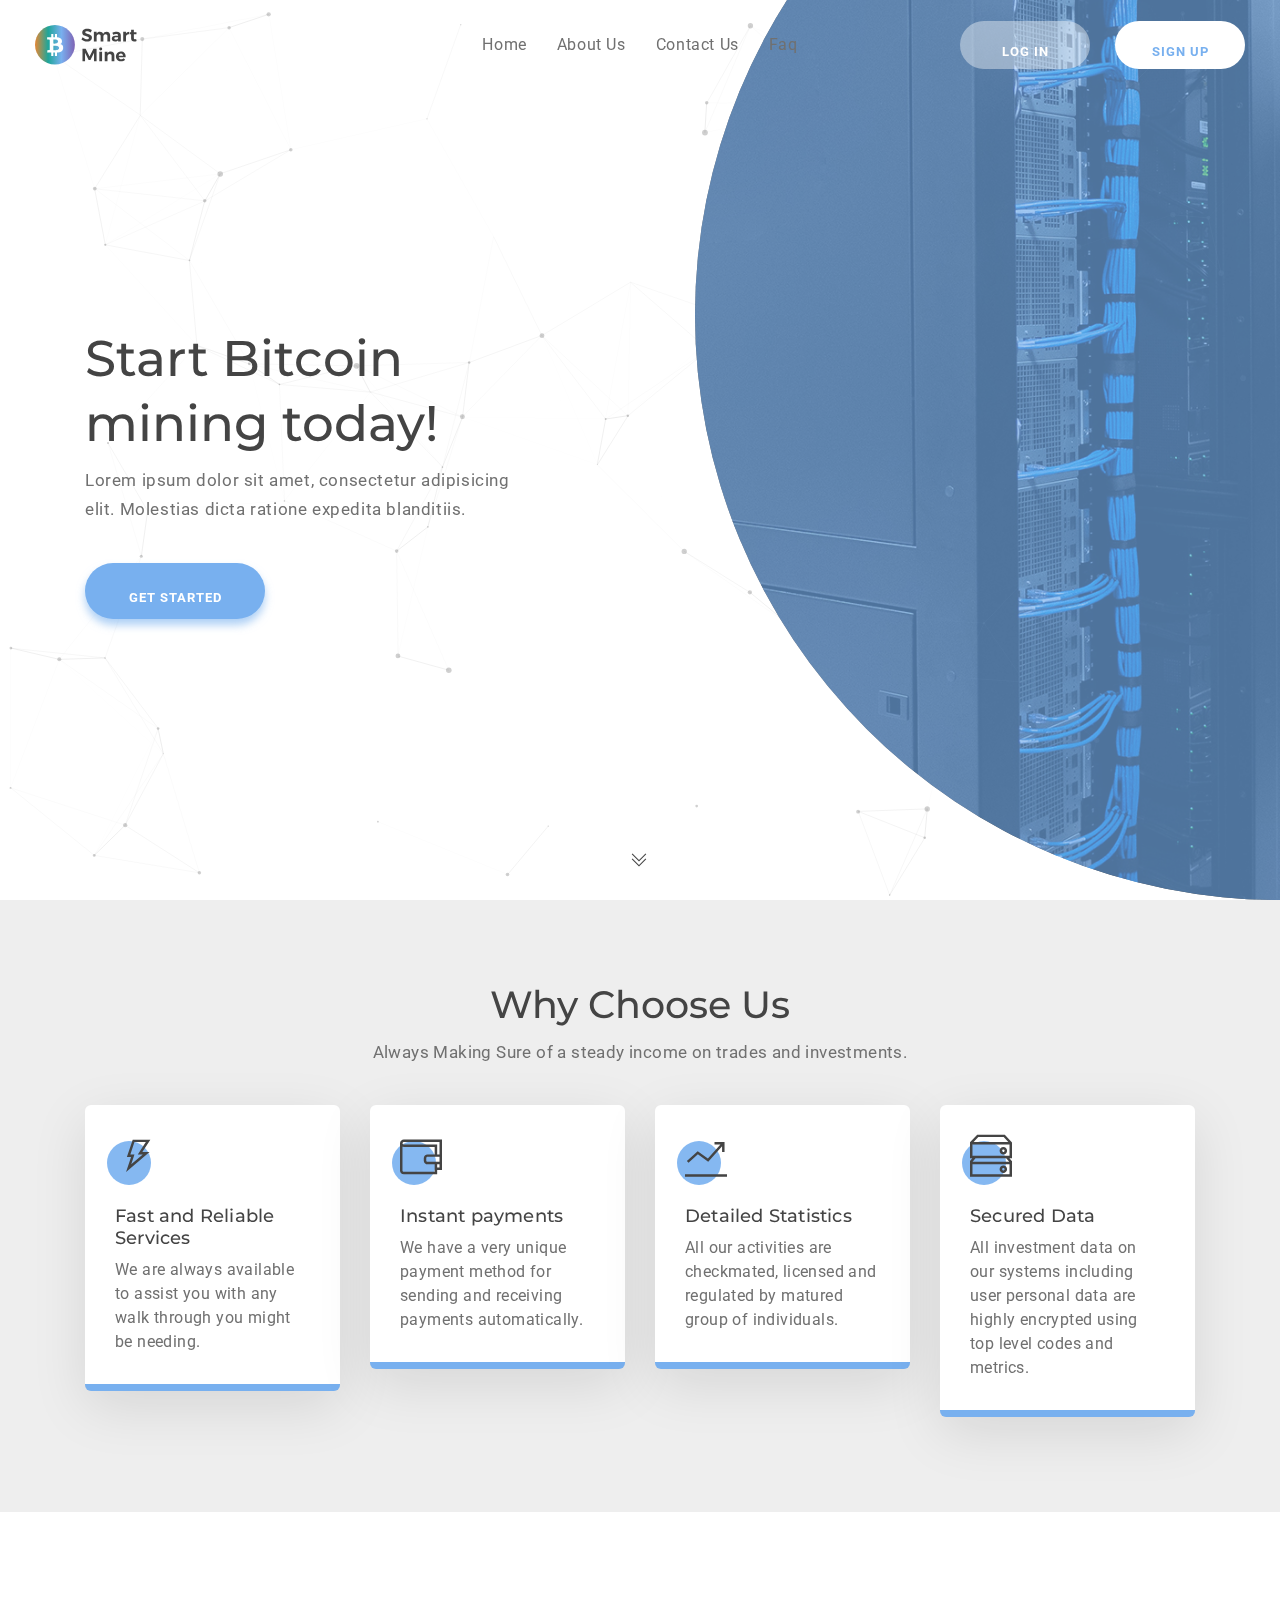
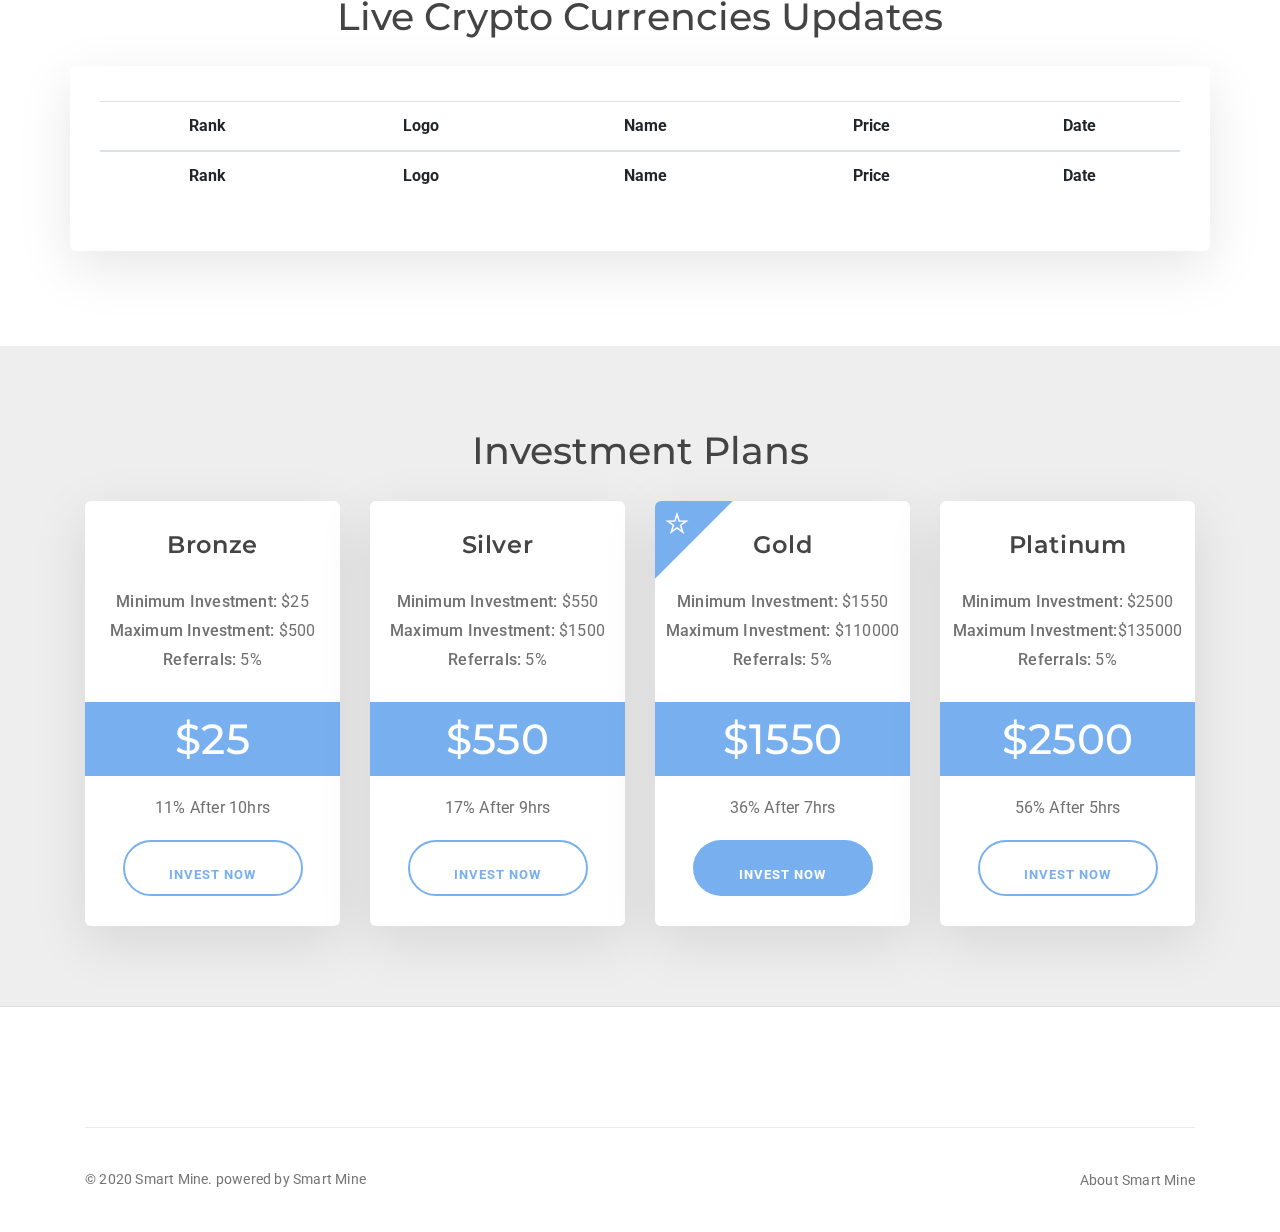
<file: index.html>
<!DOCTYPE html>
<html lang="en">

<!-- Mirrored from dmitryvolkov.me/demo/smartmine1.1/index.html by HTTrack Website Copier/3.x [XR&CO'2014], Sun, 05 Jul 2020 02:07:48 GMT -->
<head>
	<meta charset="utf-8">
	<meta name="viewport" content="width=device-width, initial-scale=1, shrink-to-fit=no">

	<!-- Fonts -->
	<link href="https://fonts.googleapis.com/css?family=Montserrat:400,500,600%7CRoboto:400,400i,500,700" rel="stylesheet">

	<!-- Icons -->
	<link rel="stylesheet" href="css/themify-icons.css">
	<link rel="stylesheet" href="css/cryptocoins.css">
	<link rel="stylesheet" href="css/cryptocoins-colors.css">

	<!-- CSS -->
	<link rel="stylesheet" href="https://cdnjs.cloudflare.com/ajax/libs/twitter-bootstrap/4.1.3/css/bootstrap.css">
	<link rel="stylesheet" href="css/bootstrap-reboot.min.css">
	<link rel="stylesheet" href="css/bootstrap-grid.min.css">
	<link rel="stylesheet" href="https://cdn.datatables.net/1.10.21/css/dataTables.bootstrap4.min.css">
	<link rel="stylesheet" href="css/owl.carousel.min.css">
	<link rel="stylesheet" href="css/magnific-popup.css">
	<link id="switch-color" rel="stylesheet" href="css/main-color1.css">

	<!-- Favicons -->
	<link rel="icon" type="image/png" href="icon/favicon-32x32.png" sizes="32x32">
	<link rel="apple-touch-icon" href="icon/favicon-32x32.png">
	<link rel="apple-touch-icon" sizes="72x72" href="icon/apple-touch-icon-72x72.png">
	<link rel="apple-touch-icon" sizes="114x114" href="icon/apple-touch-icon-114x114.png">
	<link rel="apple-touch-icon" sizes="144x144" href="icon/apple-touch-icon-144x144.png">

	<meta name="description" content="">
	<meta name="keywords" content="">
	<meta name="author" content="Dmitry Volkov">
	<title>Smart Mine – Crypto Investment Platform</title>

</head>
<body>
	
	<!-- header -->
	<header class="header">
		<!-- logo -->
		<div class="header__logo">
			<a href="index.html">
				<img src="img/logo.svg" alt="">
			</a>
		</div>
		<!-- end logo -->

		<!-- navigation -->
		<ul class="header__nav">
			<li><a href="index.html">Home</a></li>
			<li><a href="about.html">About Us</a></li>
			<li><a href="contact.html">Contact Us</a></li>
			<li><a href="faq.html">Faq</a></li>
		</ul>
		<!-- end navigation -->

		<!-- buttons -->
		<div class="header__btns">
			<a href="login.html" class="btn btn--transparent btn--header">log in</a>
			<a href="signup.html" class="btn btn--white btn--header">sign up</a>
		</div>
		<!-- end buttons -->

		<!-- mob button -->
		<button class="header__menu" type="button">
			<i class="ti-menu"></i>
			<i class="ti-close"></i>
		</button>
		<!-- end mob button -->
	</header>
	<!-- end header -->

	<!-- home -->
	<section class="home home--circle">
		<!-- particles -->
		<div id="particles-js" class="home__particles"></div>
		<!-- end particles -->

		<div class="container">
			<div class="row">
				<div class="col-12 col-sm-8 offset-sm-2 col-lg-6 offset-lg-3 col-xl-5 offset-xl-0">
					<div class="home__content">
						<h1 class="home__title">Start Bitcoin mining today!</h1>
						<p class="home__text">Lorem ipsum dolor sit amet, consectetur adipisicing elit. Molestias dicta ratione expedita blanditiis.</p>
						<a href="signup.html" class="btn btn--shadow">get started</a>
					</div>
				</div>

				<!-- <div class="col-xl-5 offset-xl-1">
					<div class="home__content home__content--desk">
						<div class="servers">
							<div class="servers__title">Server status</div>
							<div class="servers__item servers__item--green" title="Online">
								Europe - Amsterdam
							</div>
							<div class="servers__item servers__item--green" title="Online">
								China - Hong Kong
							</div>
							<div class="servers__item servers__item--yellow" title="Unstable">
								India - Chennai
							</div>
							<div class="servers__item servers__item--green" title="Online">
								USA - San Jose
							</div>
							<div class="servers__item servers__item--green" title="Online">
								Japan - Tokyo
							</div>
							<div class="servers__item servers__item--red" title="Offlane">
								Brazil - Sao Paulo
							</div>
						</div>
					</div>
				</div> -->
			</div>
		</div>

		<a href="#services" data-scroll class="home__btn">
			<i class="ti-angle-double-down"></i>
		</a>
	</section>
	<!-- end home -->

	<!-- services -->
	<section class="section" id="services" style="background-color: #eee;">
		<div class="container">
			<div class="row">
				<!-- section title -->
				<div class="col-12 col-sm-10 offset-sm-1 col-lg-8 offset-lg-2 col-xl-6 offset-xl-3">
					<h2 class="section__title">Why Choose Us</h2>
					<p class="section__text">Always Making Sure of a steady income on trades and investments.</p>
				</div>
				<!-- end section title -->
			</div>

			<div class="row">
				<div class="col-12 col-md-6 col-xl-3">
					<!-- service -->
					<div class="service">
						<i class="ti-bolt"></i>
						<h3 class="service__title">Fast and Reliable Services</h3>
						<p class="service__text">We are always available to assist you with any walk through you might be needing.</p>
					</div>
					<!-- end service -->
				</div>

				<div class="col-12 col-md-6 col-xl-3">
					<!-- service -->
					<div class="service">
						<i class="ti-wallet"></i>
						<h3 class="service__title">Instant payments</h3>
						<p class="service__text">We have a very unique payment method for sending and receiving payments automatically.</p>
					</div>
					<!-- end service -->
				</div>

				<div class="col-12 col-md-6 col-xl-3">
					<!-- service -->
					<div class="service">
						<i class="ti-stats-up"></i>
						<h3 class="service__title">Detailed Statistics</h3>
						<p class="service__text">All our activities are checkmated, licensed and regulated by matured group of individuals.</p>
					</div>
					<!-- end service -->
				</div>

				<div class="col-12 col-md-6 col-xl-3">
					<!-- service -->
					<div class="service">
						<i class="ti-harddrives"></i>
						<h3 class="service__title">Secured Data</h3>
						<p class="service__text">All investment data on our systems including user personal data are highly encrypted using top level codes and metrics.</p>
					</div>
					<!-- end service -->
				</div>
			</div>
		</div>
	</section>
	<!-- end services -->

	<!-- video -->
	<!-- <div class="section section--bg" data-bg="img/section/section-bg2.jpg">
		<div class="container">
			<div class="row">
				<div class="col-12">
					section title
					<div class="col-12 col-sm-10 offset-sm-1 col-md-8 offset-md-2 col-lg-6 offset-lg-3 col-xl-4 offset-xl-4">
						<a class="section__video" href="https://vimeo.com/45830194"><i class="ti-control-play"></i></a>
						<h2 class="section__title section__title--white">Why Choose Us?</h2>
						<p class="section__text section__text--white section__text--head">Check out our mining farm setup. To bring you the best we must hire the best.</p>
					</div>
					end section title
				</div>
			</div>
		</div>
	</div> -->
	<!-- end video -->

	<!-- currencies -->
	<section class="section">
		<div class="row">
			<!-- section title -->
			<div class="col-12 col-sm-10 offset-sm-1 col-lg-8 offset-lg-2 col-xl-6 offset-xl-3">
				<h2 class="section__title">Live Crypto Currencies Updates</h2>
				<!-- <p class="section__text">Lorem ipsum dolor sit amet, consectetur adipisicing elit. Sed aut eos, <b>natus</b> magnam, aperiam voluptates.</p> -->
			</div>
			<!-- end section title -->
		</div>
		<div class="container">
			<div class="row justify-content-center">
				<div class="col-12 calculate table-responsive-md">
					<table id="bootstrap-data-table" class="table table-striped" style="width:100%">
						<thead>
							<tr>
								<th>Rank</th>
								<th>Logo</th>
								<th>Name</th>
								<th>Price</th>
								<th>Date</th>
							</tr>
						</thead>
						<tfoot>
							<tr>
								<th>Rank</th>
								<th>Logo</th>
								<th>Name</th>
								<th>Price</th>
								<th>Date</th>
							</tr>
						</tfoot>
					</table>
				</div>
			</div>
		</div>
	</section>
	<!-- end currencies -->

	<!-- pricing -->
	<section class="section section--border-bottom" style="background-color: #eee;">
		<div class="container">
			<div class="row">
				<!-- section title -->
				<div class="col-12 col-sm-10 offset-sm-1 col-lg-8 offset-lg-2 col-xl-6 offset-xl-3">
					<h2 class="section__title">Investment Plans</h2>
					<!-- <p class="section__text">Lorem ipsum dolor sit amet, consectetur adipisicing elit. Sed aut eos, <b>natus</b> magnam, aperiam voluptates.</p> -->
				</div>
				<!-- end section title -->
			</div>

			<div class="row">
				<div class="col-12 col-lg-10 offset-lg-1 col-xl-12 offset-xl-0">
					<div class="row justify-content-center">
						<div class="col-xl-3 col-lg-4 col-md-6 col-12">
							<!-- price -->
							<div class="price col-12">
								<h3 class="price__title">Bronze</h3>
								<ul class="price__list">
									<li><b>Minimum Investment:</b> $25</li>
									<li><b>Maximum Investment:</b> $500</li>
									<li><b>Referrals:</b> 5%</li>
								</ul>
								<span class="price__value">$25</span>
								<p class="price__text">11% After 10hrs</p>
								<a class="btn btn--border btn--center" href="signup.html">Invest now</a>
							</div>
							<!-- end price -->
						</div>
	
						<div class="col-xl-3 col-lg-4 col-md-6 col-12">
							<!-- price -->
							<div class="price col-12">
								<h3 class="price__title">Silver</h3>
								<ul class="price__list">
									<li><b>Minimum Investment:</b> $550</li>
									<li><b>Maximum Investment:</b> $1500</li>
									<li><b>Referrals:</b> 5%</li>
								</ul>
								<span class="price__value">$550</span>
								<p class="price__text">17% After 9hrs</p>
								<a class="btn btn--border btn--center" href="signup.html">Invest now</a>
							</div>
							<!-- end price -->
						</div>
	
						<div class="col-xl-3 col-lg-4 col-md-6 col-12">
							<!-- price -->
							<div class="price price--best col-12">
								<h3 class="price__title">Gold</h3>
								<ul class="price__list">
									<li><b>Minimum Investment:</b> $1550</li>
									<li><b>Maximum Investment:</b> $110000</li>
									<li><b>Referrals:</b> 5%</li>
								</ul>
								<span class="price__value">$1550</span>
								<p class="price__text">36% After 7hrs</p>
								<a class="btn btn--center" href="signup.html">Invest now</a>
							</div>
							<!-- end price -->
						</div>
	
						<div class="col-xl-3 col-lg-4 col-md-6 col-12">
							<!-- price -->
							<div class="price col-12">
								<h3 class="price__title">Platinum</h3>
								<ul class="price__list">
									<li><b>Minimum Investment:</b> $2500</li>
									<li><b>Maximum Investment:</b>$135000</li>
									<li><b>Referrals:</b> 5%</li>
								</ul>
								<span class="price__value">$2500</span>
								<p class="price__text">56% After 5hrs</p>
								<a class="btn btn--border btn--center" href="signup.html">Invest now</a>
							</div>
							<!-- end price -->
						</div>
					</div>
				</div>
			</div>
		</div>
	</section>
	<!-- end pricing -->

	<!-- get started -->
	<!-- <section class="section">
		<div class="container">
			<div class="row">
				<div class="col-12 col-lg-6">
					review
					<div class="review">
						<blockquote class="review__blockquote">I love the simple, minimal design, lots of white, not an overwhelming amount of features. Compared to some other alternatives I have tried, it was easy to sign up, bug-free, and easy to use so far.</blockquote>
						<span class="review__autor">
							John Doe
							<span>Entrepreneur</span>
						</span>
					</div>
					end review
				</div>

				<div class="col-12 col-lg-6">
					get started
					<div class="get-started">
						<h3 class="get-started__title">Create Account</h3>
						<p class="get-started__text">Lorem ipsum dolor sit amet, consectetur adipisicing elit. Molestias dicta ratione expedita blanditiis.</p>
						<a href="#" class="btn">get started</a>
					</div>
					end get started
				</div>
			</div>
		</div>
	</section> -->
	<!-- end get started -->

	<!-- partners -->
	<!-- <div class="partners section--border-top section--border-bottom">
		<div class="container">
			<div class="row">
				<div class="col-12">
					partners slider
					<div class="owl-carousel partners__slider">
						slider item
						<div class="item">
							<a href="#">
								<img src="img/partners/activeden-light-background.png" alt="">
							</a>
						</div>
						end slider item

						slider item
						<div class="item">
							<a href="#">
								<img src="img/partners/audiojungle-light-background.png" alt="">
							</a>
						</div>
						end slider item

						slider item
						<div class="item">
							<a href="#">
								<img src="img/partners/codecanyon-light-background.png" alt="">
							</a>
						</div>
						end slider item

						slider item
						<div class="item">
							<a href="#">
								<img src="img/partners/photodune-light-background.png" alt="">
							</a>
						</div>
						end slider item

						slider item
						<div class="item">
							<a href="#">
								<img src="img/partners/themeforest-light-background.png" alt="">
							</a>
						</div>
						end slider item

						slider item
						<div class="item">
							<a href="#">
								<img src="img/partners/videohive-light-background.png" alt="">
							</a>
						</div>
						end slider item

						slider item
						<div class="item">
							<a href="#">
								<img src="img/partners/3docean-light-background.png" alt="">
							</a>
						</div>
						end slider item
					</div>
					end partners slider
				</div>
			</div>
		</div>
	</div> -->
	<!-- end partners -->

	<!-- footer -->
	<footer class="footer">
		<div class="container">
			<div class="row">
				<div class="col-12">
					<div class="footer__copyright">
						<small>© 2020 Smart Mine. powered by <a href="#">Smart Mine</a></small>

						<ul>
							<li><a href="about.html">About Smart Mine</a></li>
						</ul>
					</div>
				</div>
			</div>
		</div>
	</footer>
	<!-- end footer -->

	<!-- style switcher -->
	<!-- <div class="switcher">
		<a class="switcher__picker">
			<i class="ti-settings"></i>
		</a>
		<ul class="switcher__colors clearfix">
			<li><a href="#" id="color1" class="color1"></a></li>
			<li><a href="#" id="color2" class="color2"></a></li>
			<li><a href="#" id="color3" class="color3"></a></li>
			<li><a href="#" id="color4" class="color4"></a></li>
		</ul>
	</div> --> 
	<!-- end style switcher -->

	<script src="js/jquery-3.3.1.min.js"></script>
	<script src="js/bootstrap.bundle.min.js"></script>
	<script src="js/owl.carousel.min.js"></script>
	<script src="js/smooth-scroll.min.js"></script>
	<script src="js/jquery.magnific-popup.min.js"></script>
	<script src="js/particles.min.js"></script>
	<script src="js/particles-app.js"></script>
	<script src="https://cdn.datatables.net/1.10.21/js/jquery.dataTables.min.js"></script>
	<script src="https://cdn.datatables.net/1.10.21/js/dataTables.bootstrap4.min.js"></script>
	<script src="js/main.js"></script>
	<script>
		$(document).ready(function() {
			var table = $('#bootstrap-data-table').DataTable({
				"ajax": {
                    "url": "https://api.nomics.com/v1/currencies/ticker?key=44a1ab5bbd43ddc62a2eafcbfe4c306a",
                    "data": "",
                    "dataSrc": function (response) {
                        var tableData = response;
                        console.log(tableData);
                        var return_data = new Array();
                        for(var i=0;i< tableData.length; i++){
                            return_data.push({
                            'rank': tableData[i].rank,
                            'logo': '<img src="' + tableData[i].logo_url + '" width="25">',
                            'name': tableData[i].name,
                            'price': "$" + tableData[i].price,
                            'date'  : tableData[i].price_date
                            })
                        }
                        return return_data;
                    }
                },
				'columns': [
					{"data" : "rank"},
					{"data" : "logo"},
					{"data" : "name"},
					{"data" : "price"},
					{"data" : "date"}
				]
			});
		} );
	</script>
</body>

<!-- Mirrored from dmitryvolkov.me/demo/smartmine1.1/index.html by HTTrack Website Copier/3.x [XR&CO'2014], Sun, 05 Jul 2020 02:07:49 GMT -->
</html>
</file>
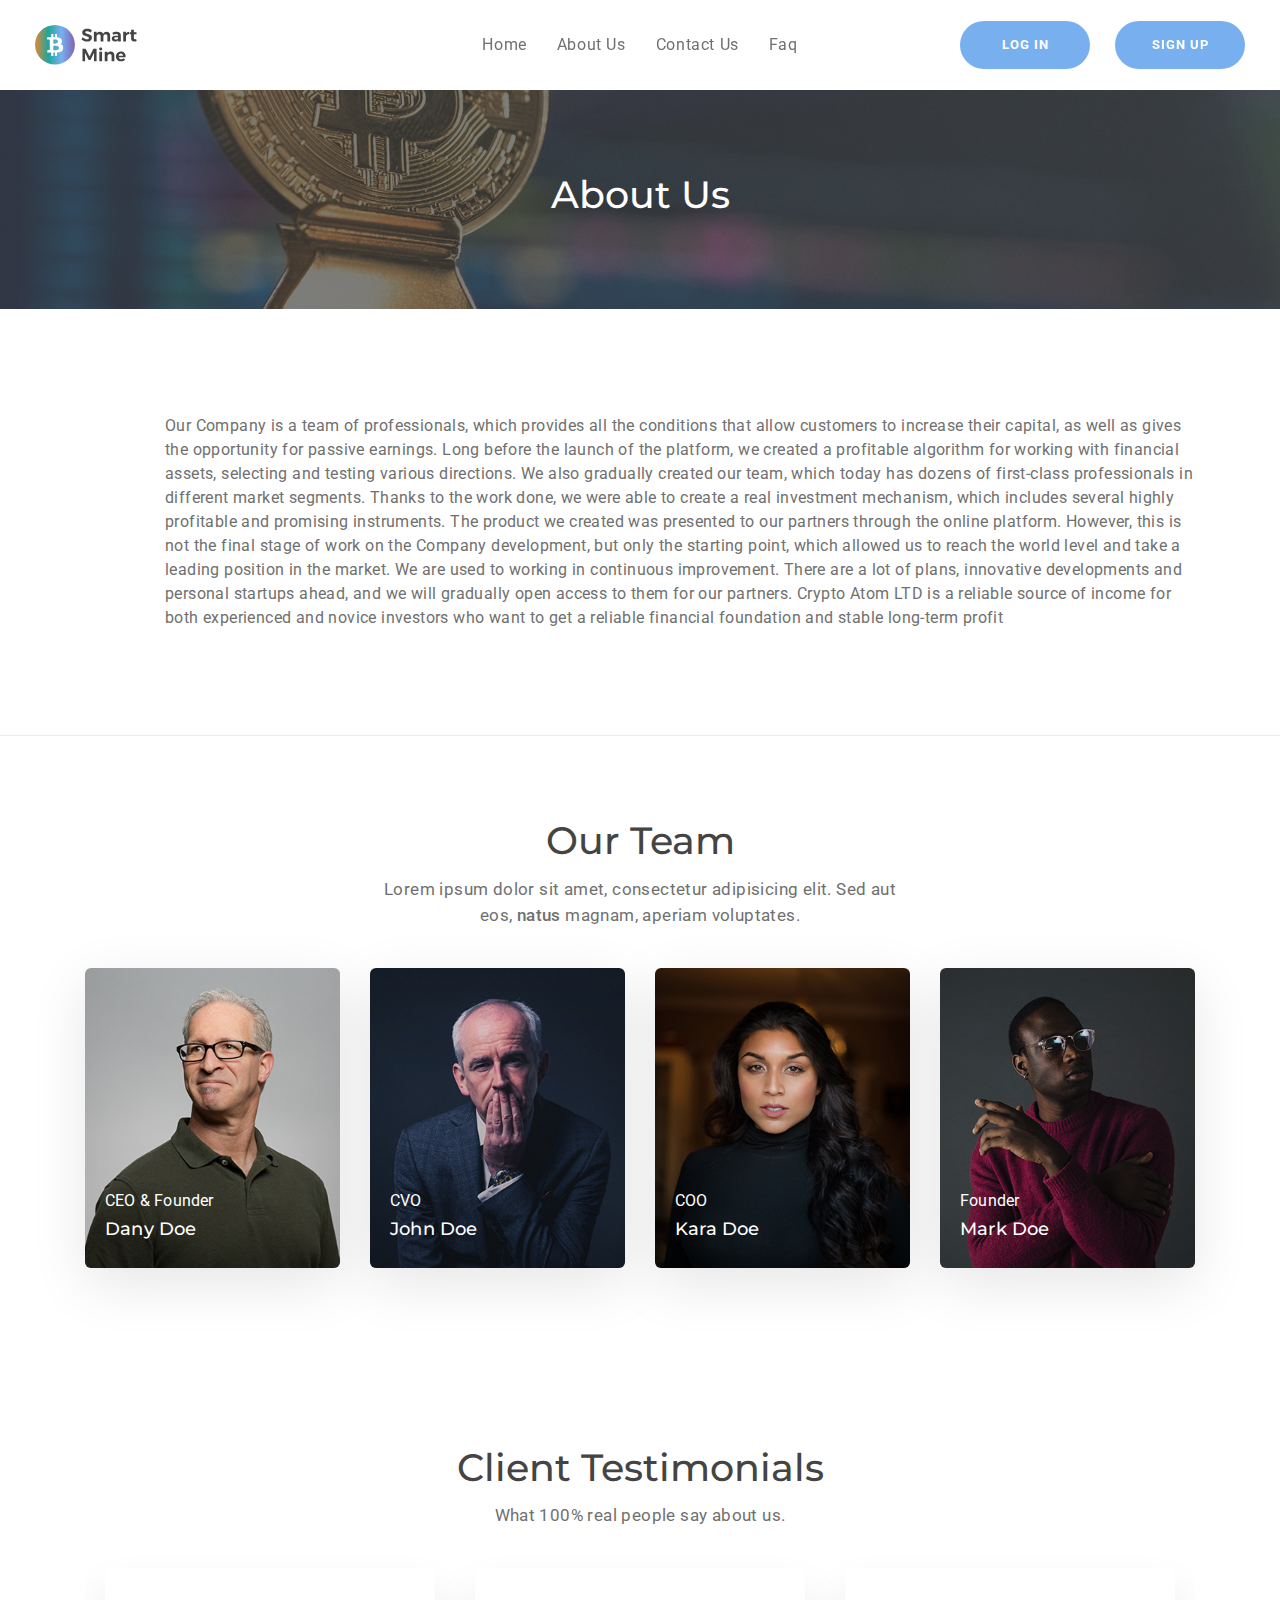
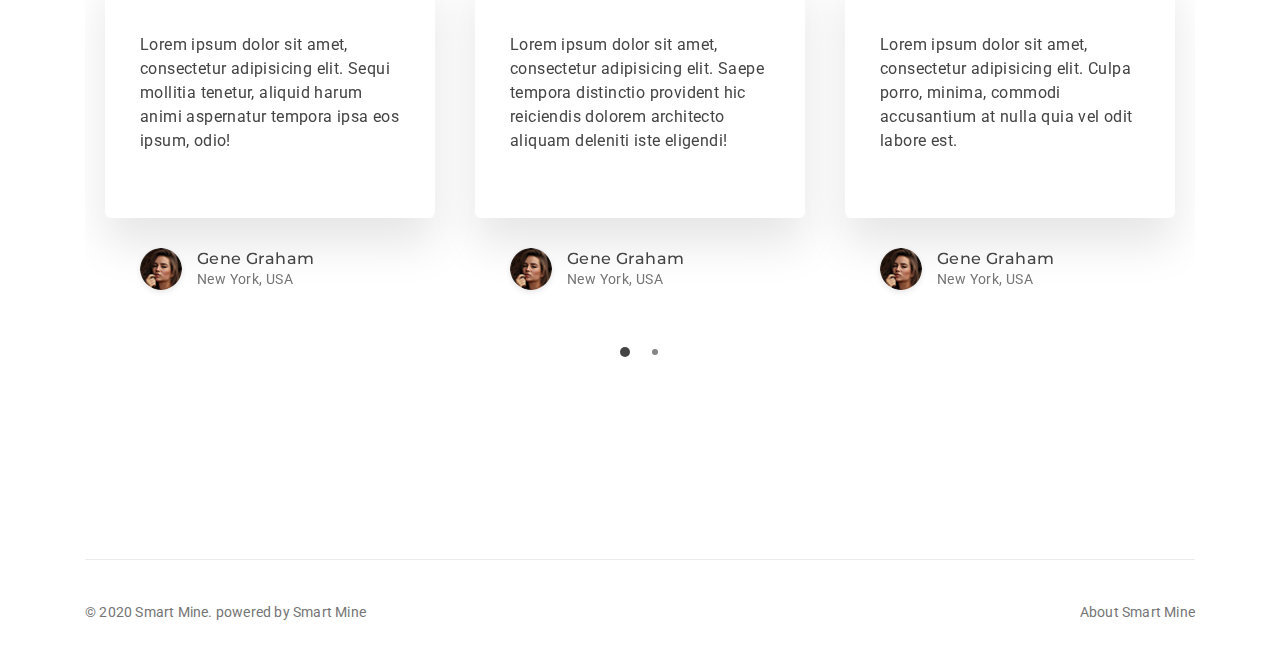
<file: about.html>
<!DOCTYPE html>
<html lang="en">

<!-- Mirrored from dmitryvolkov.me/demo/smartmine1.1/about.html by HTTrack Website Copier/3.x [XR&CO'2014], Sun, 05 Jul 2020 02:07:49 GMT -->
<head>
	<meta charset="utf-8">
	<meta name="viewport" content="width=device-width, initial-scale=1, shrink-to-fit=no">

	<!-- Fonts -->
	<link href="https://fonts.googleapis.com/css?family=Montserrat:400,500,600%7CRoboto:400,400i,500,700" rel="stylesheet">

	<!-- Icons -->
	<link rel="stylesheet" href="css/themify-icons.css">
	<link rel="stylesheet" href="css/cryptocoins.css">
	<link rel="stylesheet" href="css/cryptocoins-colors.css">

	<!-- CSS -->
	<link rel="stylesheet" href="css/bootstrap-reboot.min.css">
	<link rel="stylesheet" href="css/bootstrap-grid.min.css">
	<link rel="stylesheet" href="css/owl.carousel.min.css">
	<link rel="stylesheet" href="css/magnific-popup.css">
	<link id="switch-color" rel="stylesheet" href="css/main-color1.css">

	<!-- Favicons -->
	<link rel="icon" type="image/png" href="icon/favicon-32x32.png" sizes="32x32">
	<link rel="apple-touch-icon" href="icon/favicon-32x32.png">
	<link rel="apple-touch-icon" sizes="72x72" href="icon/apple-touch-icon-72x72.png">
	<link rel="apple-touch-icon" sizes="114x114" href="icon/apple-touch-icon-114x114.png">
	<link rel="apple-touch-icon" sizes="144x144" href="icon/apple-touch-icon-144x144.png">

	<meta name="description" content="">
	<meta name="keywords" content="">
	<meta name="author" content="Dmitry Volkov">
	<title>Smart Mine – Crypto Investment Platform</title>

</head>
<body>
	
	<!-- header -->
	<header class="header header--white">
		<!-- logo -->
		<div class="header__logo">
			<a href="index.html">
				<img src="img/logo.svg" alt="">
			</a>
		</div>
		<!-- end logo -->

		<!-- navigation -->
		<ul class="header__nav">
			<li><a href="index.html">Home</a></li>
			<li><a href="about.html">About Us</a></li>
			<li><a href="contact.html">Contact Us</a></li>
			<li><a href="faq.html">Faq</a></li>
		</ul>
		<!-- end navigation -->

		<!-- buttons -->
		<div class="header__btns">
			<a href="login.html" class="btn btn--header">log in</a>
			<a href="signup.html" class="btn btn--header">sign up</a>
		</div>
		<!-- end buttons -->

		<!-- mob button -->
		<button class="header__menu" type="button">
			<i class="ti-menu"></i>
			<i class="ti-close"></i>
		</button>
		<!-- end mob button -->
	</header>
	<!-- end header -->

	<!-- page title -->
	<section class="section section--first section--bg" data-bg="img/section/section-bg.jpg">
		<div class="container">
			<div class="row">
				<!-- section title -->
				<div class="col-12 col-sm-10 offset-sm-1 col-lg-8 offset-lg-2 col-xl-6 offset-xl-3">
					<h2 class="section__title section__title--white">About Us</h2>
					<!-- <p class="section__text section__text--white section__text--head">Lorem ipsum dolor sit amet, consectetur adipisicing elit. Sed aut eos, <b>natus</b> magnam, aperiam voluptates.</p> -->
				</div>
				<!-- end section title -->
			</div>
		</div>
	</section>
	<!-- end page title -->

	<!-- about -->
	<section class="section section--border-bottom">
		<div class="container">
			<div class="row">
				<!-- <div class="col-12 col-lg-4">
					feature
					<div class="feature">
						<i class="ti-bar-chart"></i>
						<h3 class="feature__title">Our Mission</h3>
						<p class="feature__text">Our primary focus is to offer cost effective solutions to cryptocurrency hobbyists and professionals. We have the conviction our enterprise can follow you in the adventure or cryptocurrency.</p>
					</div>
					end feature
				</div> -->

				<!-- <div class="col-12 col-lg-4">
					feature
					<div class="feature">
						<i class="ti-headphone-alt"></i>
						<h3 class="feature__title">Our Offer</h3>
						<p class="feature__text">Located in LA, USA, the Cloud Mining farm is accessible to members 24/7 and they have access to a multi language technical support, which is an exclusivity in the industry.</p>
					</div>
					end feature
				</div> -->

				<div class="col-12">
					<!-- feature -->
					<div class="feature">
						<p class="feature__text text-center">
							
							Our Company is a team of professionals, which provides all the conditions that allow customers to increase their capital, as well as gives the opportunity for passive earnings. Long before the launch of the platform, we created a profitable algorithm for working with financial assets, selecting and testing various directions. We also gradually created our team, which today has dozens of first-class professionals in different market segments.

							Thanks to the work done, we were able to create a real investment mechanism, which includes several highly profitable and promising instruments. The product we created was presented to our partners through the online platform. However, this is not the final stage of work on the Company development, but only the starting point, which allowed us to reach the world level and take a leading position in the market.

							We are used to working in continuous improvement. There are a lot of plans, innovative developments and personal startups ahead, and we will gradually open access to them for our partners.

							Crypto Atom LTD is a reliable source of income for both experienced and novice investors who want to get a reliable financial foundation and stable long-term profit
						</p>
					</div>
					<!-- end feature -->
				</div>

				<!-- <div class="col-12">
					<a href="#" class="btn btn--center btn--top25 btn--shadow">get started</a>
				</div> -->
			</div>
		</div>
	</section>
	<!-- end about -->

	<!-- team -->
	<section class="section">
		<div class="container">
			<div class="row">
				<!-- section title -->
				<div class="col-12 col-sm-10 offset-sm-1 col-lg-8 offset-lg-2 col-xl-6 offset-xl-3">
					<h2 class="section__title">Our Team</h2>
					<p class="section__text">Lorem ipsum dolor sit amet, consectetur adipisicing elit. Sed aut eos, <b>natus</b> magnam, aperiam voluptates.</p>
				</div>
				<!-- end section title -->
			</div>

			<div class="row">
				<div class="col-12 col-sm-6 col-lg-3">
					<!-- member -->
					<div class="team">
						<div class="team__img">
							<img src="img/team/member.jpg" alt="">
						</div>
						<h3 class="team__title">Dany Doe</h3>
						<p class="team__position">CEO & Founder</p>
						<!-- <ul class="team__social">
							<li><a href="#"><i class="ti-facebook"></i></a></li>
							<li><a href="#"><i class="ti-linkedin"></i></a></li>
							<li><a href="#"><i class="ti-instagram"></i></a></li>
							<li><a href="#"><i class="ti-twitter-alt"></i></a></li>
							<li><a href="#"><i class="ti-google"></i></a></li>
						</ul> -->
					</div>
					<!-- end member -->
				</div>

				<div class="col-12 col-sm-6 col-lg-3">
					<!-- member -->
					<div class="team">
						<div class="team__img">
							<img src="img/team/member2.jpg" alt="">
						</div>
						<h3 class="team__title">John Doe</h3>
						<p class="team__position">CVO</p>
						<!-- <ul class="team__social">
							<li><a href="#"><i class="ti-facebook"></i></a></li>
							<li><a href="#"><i class="ti-linkedin"></i></a></li>
							<li><a href="#"><i class="ti-instagram"></i></a></li>
							<li><a href="#"><i class="ti-twitter-alt"></i></a></li>
							<li><a href="#"><i class="ti-google"></i></a></li>
						</ul> -->
					</div>
					<!-- end member -->
				</div>

				<div class="col-12 col-sm-6 col-lg-3">
					<!-- member -->
					<div class="team">
						<div class="team__img">
							<img src="img/team/member3.jpg" alt="">
						</div>
						<h3 class="team__title">Kara Doe</h3>
						<p class="team__position">COO</p>
						<!-- <ul class="team__social">
							<li><a href="#"><i class="ti-facebook"></i></a></li>
							<li><a href="#"><i class="ti-linkedin"></i></a></li>
							<li><a href="#"><i class="ti-instagram"></i></a></li>
							<li><a href="#"><i class="ti-twitter-alt"></i></a></li>
							<li><a href="#"><i class="ti-google"></i></a></li>
						</ul> -->
					</div>
					<!-- end member -->
				</div>

				<div class="col-12 col-sm-6 col-lg-3">
					<!-- member -->
					<div class="team">
						<div class="team__img">
							<img src="img/team/member4.jpg" alt="">
						</div>
						<h3 class="team__title">Mark Doe</h3>
						<p class="team__position">Founder</p>
						<!-- <ul class="team__social">
							<li><a href="#"><i class="ti-facebook"></i></a></li>
							<li><a href="#"><i class="ti-linkedin"></i></a></li>
							<li><a href="#"><i class="ti-instagram"></i></a></li>
							<li><a href="#"><i class="ti-twitter-alt"></i></a></li>
							<li><a href="#"><i class="ti-google"></i></a></li>
						</ul> -->
					</div>
					<!-- end member -->
				</div>
			</div>
		</div>
	</section>
	<!-- end team -->

	<!-- testimonials -->
	<section class="section">
		<div class="container">
			<div class="row">
				<!-- section title -->
				<div class="col-12 col-sm-10 offset-sm-1 col-lg-8 offset-lg-2 col-xl-6 offset-xl-3">
					<h2 class="section__title">Client Testimonials</h2>
					<p class="section__text">What 100% real people say about us.</p>
				</div>
				<!-- end section title -->

				<!-- testimonials slider -->
				<div class="col-12">
					<div class="owl-carousel testimonial-slider">
						<div class="item">
							<div class="testimonial">
								<div class="testimonial__text">
									<p>Lorem ipsum dolor sit amet, consectetur adipisicing elit. Sequi mollitia tenetur, aliquid harum animi aspernatur tempora ipsa eos ipsum, odio!</p>
								</div>

								<div class="testimonial__client">
									<img src="img/user.png" alt="">
									<p>Gene Graham</p>
									<span>New York, USA</span>
								</div>
							</div>
						</div>

						<div class="item">
							<div class="testimonial">
								<div class="testimonial__text">
									<p>Lorem ipsum dolor sit amet, consectetur adipisicing elit. Saepe tempora distinctio provident hic reiciendis dolorem architecto aliquam deleniti iste eligendi!</p>
								</div>

								<div class="testimonial__client">
									<img src="img/user.png" alt="">
									<p>Gene Graham</p>
									<span>New York, USA</span>
								</div>
							</div>
						</div>

						<div class="item">
							<div class="testimonial">
								<div class="testimonial__text">
									<p>Lorem ipsum dolor sit amet, consectetur adipisicing elit. Culpa porro, minima, commodi accusantium at nulla quia vel odit labore est.</p>
								</div>

								<div class="testimonial__client">
									<img src="img/user.png" alt="">
									<p>Gene Graham</p>
									<span>New York, USA</span>
								</div>
							</div>
						</div>

						<div class="item">
							<div class="testimonial">
								<div class="testimonial__text">
									<p>Lorem ipsum dolor sit amet, consectetur adipisicing elit. Velit ad, nobis necessitatibus cupiditate dolore aliquid aliquam minima recusandae, odio magni.</p>
								</div>

								<div class="testimonial__client">
									<img src="img/user.png" alt="">
									<p>Gene Graham</p>
									<span>New York, USA</span>
								</div>
							</div>
						</div>
					</div>
				</div>
				<!-- end testimonials slider -->
			</div>
		</div>
	</section>
	<!-- end testimonials -->

	<!-- partners -->
	<!-- <div class="partners section--border-top section--border-bottom">
		<div class="container">
			<div class="row">
				<div class="col-12">
					partners slider
					<div class="owl-carousel partners__slider">
						slider item
						<div class="item">
							<a href="#">
								<img src="img/partners/activeden-light-background.png" alt="">
							</a>
						</div>
						end slider item

						slider item
						<div class="item">
							<a href="#">
								<img src="img/partners/audiojungle-light-background.png" alt="">
							</a>
						</div>
						end slider item

						slider item
						<div class="item">
							<a href="#">
								<img src="img/partners/codecanyon-light-background.png" alt="">
							</a>
						</div>
						end slider item

						slider item
						<div class="item">
							<a href="#">
								<img src="img/partners/photodune-light-background.png" alt="">
							</a>
						</div>
						end slider item

						slider item
						<div class="item">
							<a href="#">
								<img src="img/partners/themeforest-light-background.png" alt="">
							</a>
						</div>
						end slider item

						slider item
						<div class="item">
							<a href="#">
								<img src="img/partners/videohive-light-background.png" alt="">
							</a>
						</div>
						end slider item

						slider item
						<div class="item">
							<a href="#">
								<img src="img/partners/3docean-light-background.png" alt="">
							</a>
						</div>
						end slider item
					</div>
					end partners slider
				</div>
			</div>
		</div>
	</div> -->
	<!-- end partners -->

	<!-- footer -->
	<footer class="footer">
		<div class="container">
			<div class="row">
				<div class="col-12">
					<div class="footer__copyright">
						<small>© 2020 Smart Mine. powered by <a href="#">Smart Mine</a></small>

						<ul>
							<li><a href="about.html">About Smart Mine</a></li>
						</ul>
					</div>
				</div>
			</div>
		</div>
	</footer>
	<!-- end footer -->

	<!-- style switcher -->
	<!-- <div class="switcher">
		<a class="switcher__picker">
			<i class="ti-settings"></i>
		</a>
		<ul class="switcher__colors clearfix">
			<li><a href="#" id="color1" class="color1"></a></li>
			<li><a href="#" id="color2" class="color2"></a></li>
			<li><a href="#" id="color3" class="color3"></a></li>
			<li><a href="#" id="color4" class="color4"></a></li>
		</ul>
	</div> -->
	<!-- end style switcher -->

	<script src="js/jquery-3.3.1.min.js"></script>
	<script src="js/bootstrap.bundle.min.js"></script>
	<script src="js/owl.carousel.min.js"></script>
	<script src="js/smooth-scroll.min.js"></script>
	<script src="js/jquery.magnific-popup.min.js"></script>
	<script src="js/main.js"></script>
</body>

<!-- Mirrored from dmitryvolkov.me/demo/smartmine1.1/about.html by HTTrack Website Copier/3.x [XR&CO'2014], Sun, 05 Jul 2020 02:08:07 GMT -->
</html>
</file>
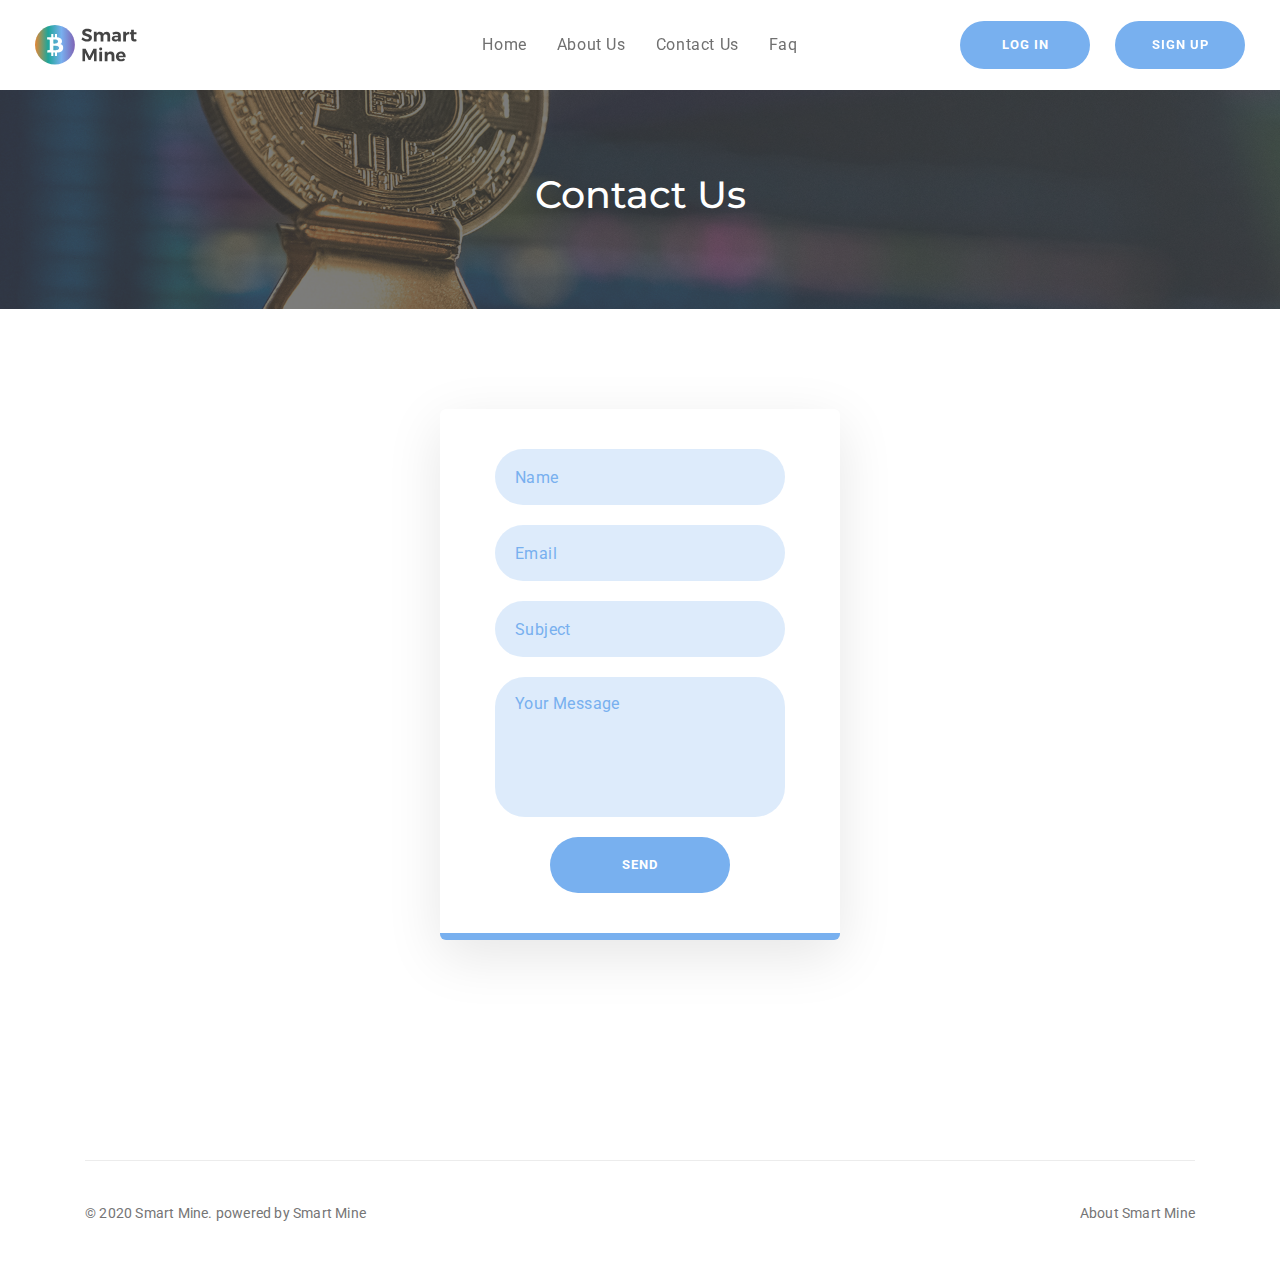
<file: contact.html>
<!DOCTYPE html>
<html lang="en">

<!-- Mirrored from dmitryvolkov.me/demo/smartmine1.1/about.html by HTTrack Website Copier/3.x [XR&CO'2014], Sun, 05 Jul 2020 02:07:49 GMT -->
<head>
	<meta charset="utf-8">
	<meta name="viewport" content="width=device-width, initial-scale=1, shrink-to-fit=no">

	<!-- Fonts -->
	<link href="https://fonts.googleapis.com/css?family=Montserrat:400,500,600%7CRoboto:400,400i,500,700" rel="stylesheet">

	<!-- Icons -->
	<link rel="stylesheet" href="css/themify-icons.css">
	<link rel="stylesheet" href="css/cryptocoins.css">
	<link rel="stylesheet" href="css/cryptocoins-colors.css">

	<!-- CSS -->
	<link rel="stylesheet" href="css/bootstrap-reboot.min.css">
	<link rel="stylesheet" href="css/bootstrap-grid.min.css">
	<link rel="stylesheet" href="css/owl.carousel.min.css">
	<link rel="stylesheet" href="css/magnific-popup.css">
	<link id="switch-color" rel="stylesheet" href="css/main-color1.css">

	<!-- Favicons -->
	<link rel="icon" type="image/png" href="icon/favicon-32x32.png" sizes="32x32">
	<link rel="apple-touch-icon" href="icon/favicon-32x32.png">
	<link rel="apple-touch-icon" sizes="72x72" href="icon/apple-touch-icon-72x72.png">
	<link rel="apple-touch-icon" sizes="114x114" href="icon/apple-touch-icon-114x114.png">
	<link rel="apple-touch-icon" sizes="144x144" href="icon/apple-touch-icon-144x144.png">

	<meta name="description" content="">
	<meta name="keywords" content="">
	<meta name="author" content="Dmitry Volkov">
	<title>Smart Mine – Crypto Investment Platform</title>

</head>
<body>
	
	<!-- header -->
	<header class="header header--white">
		<!-- logo -->
		<div class="header__logo">
			<a href="index.html">
				<img src="img/logo.svg" alt="">
			</a>
		</div>
		<!-- end logo -->

		<!-- navigation -->
		<ul class="header__nav">
			<li><a href="index.html">Home</a></li>
			<li><a href="about.html">About Us</a></li>
			<li><a href="contact.html">Contact Us</a></li>
			<li><a href="faq.html">Faq</a></li>
		</ul>
		<!-- end navigation -->

		<!-- buttons -->
		<div class="header__btns">
			<a href="login.html" class="btn btn--header">log in</a>
			<a href="signup.html" class="btn btn--header">sign up</a>
		</div>
		<!-- end buttons -->

		<!-- mob button -->
		<button class="header__menu" type="button">
			<i class="ti-menu"></i>
			<i class="ti-close"></i>
		</button>
		<!-- end mob button -->
	</header>
	<!-- end header -->

	<!-- page title -->
	<section class="section section--first section--bg" data-bg="img/section/section-bg.jpg">
		<div class="container">
			<div class="row">
				<!-- section title -->
				<div class="col-12 col-sm-10 offset-sm-1 col-lg-8 offset-lg-2 col-xl-6 offset-xl-3">
					<h2 class="section__title section__title--white">Contact Us</h2>
					<!-- <p class="section__text section__text--white section__text--head">Lorem ipsum dolor sit amet, consectetur adipisicing elit. Sed aut eos, <b>natus</b> magnam, aperiam voluptates.</p> -->
				</div>
				<!-- end section title -->
			</div>
		</div>
	</section>
	<!-- end page title -->

	<!-- about -->
	<section class="section">
		<div class="container">
			<div class="row justify-content-center">

				<div class="sign__content col-12">
                    <!-- form -->
                    <form action="#" class="sign__form col-12">
        
                        <input type="text" class="form__input" placeholder="Name">
        
                        <input type="text" class="form__input" placeholder="Email">

                        <input type="text" class="form__input" placeholder="Subject">

                        <textarea class="form-control form__textarea" placeholder="Your Message" rows="3"></textarea>
        
                        <button class="btn" type="button">Send</button>
        
                    </form>
                    <!-- end form -->
        
                </div>
			</div>
		</div>
	</section>
	<!-- end about -->


	<!-- footer -->
	<footer class="footer">
		<div class="container">
			<div class="row">
				<div class="col-12">
					<div class="footer__copyright">
						<small>© 2020 Smart Mine. powered by <a href="#">Smart Mine</a></small>

						<ul>
							<li><a href="about.html">About Smart Mine</a></li>
						</ul>
					</div>
				</div>
			</div>
		</div>
	</footer>
	<!-- end footer -->

	<!-- style switcher -->
	<!-- <div class="switcher">
		<a class="switcher__picker">
			<i class="ti-settings"></i>
		</a>
		<ul class="switcher__colors clearfix">
			<li><a href="#" id="color1" class="color1"></a></li>
			<li><a href="#" id="color2" class="color2"></a></li>
			<li><a href="#" id="color3" class="color3"></a></li>
			<li><a href="#" id="color4" class="color4"></a></li>
		</ul>
	</div> -->
	<!-- end style switcher -->

	<script src="js/jquery-3.3.1.min.js"></script>
	<script src="js/bootstrap.bundle.min.js"></script>
	<script src="js/owl.carousel.min.js"></script>
	<script src="js/smooth-scroll.min.js"></script>
	<script src="js/jquery.magnific-popup.min.js"></script>
	<script src="js/main.js"></script>
</body>

<!-- Mirrored from dmitryvolkov.me/demo/smartmine1.1/about.html by HTTrack Website Copier/3.x [XR&CO'2014], Sun, 05 Jul 2020 02:08:07 GMT -->
</html>
</file>
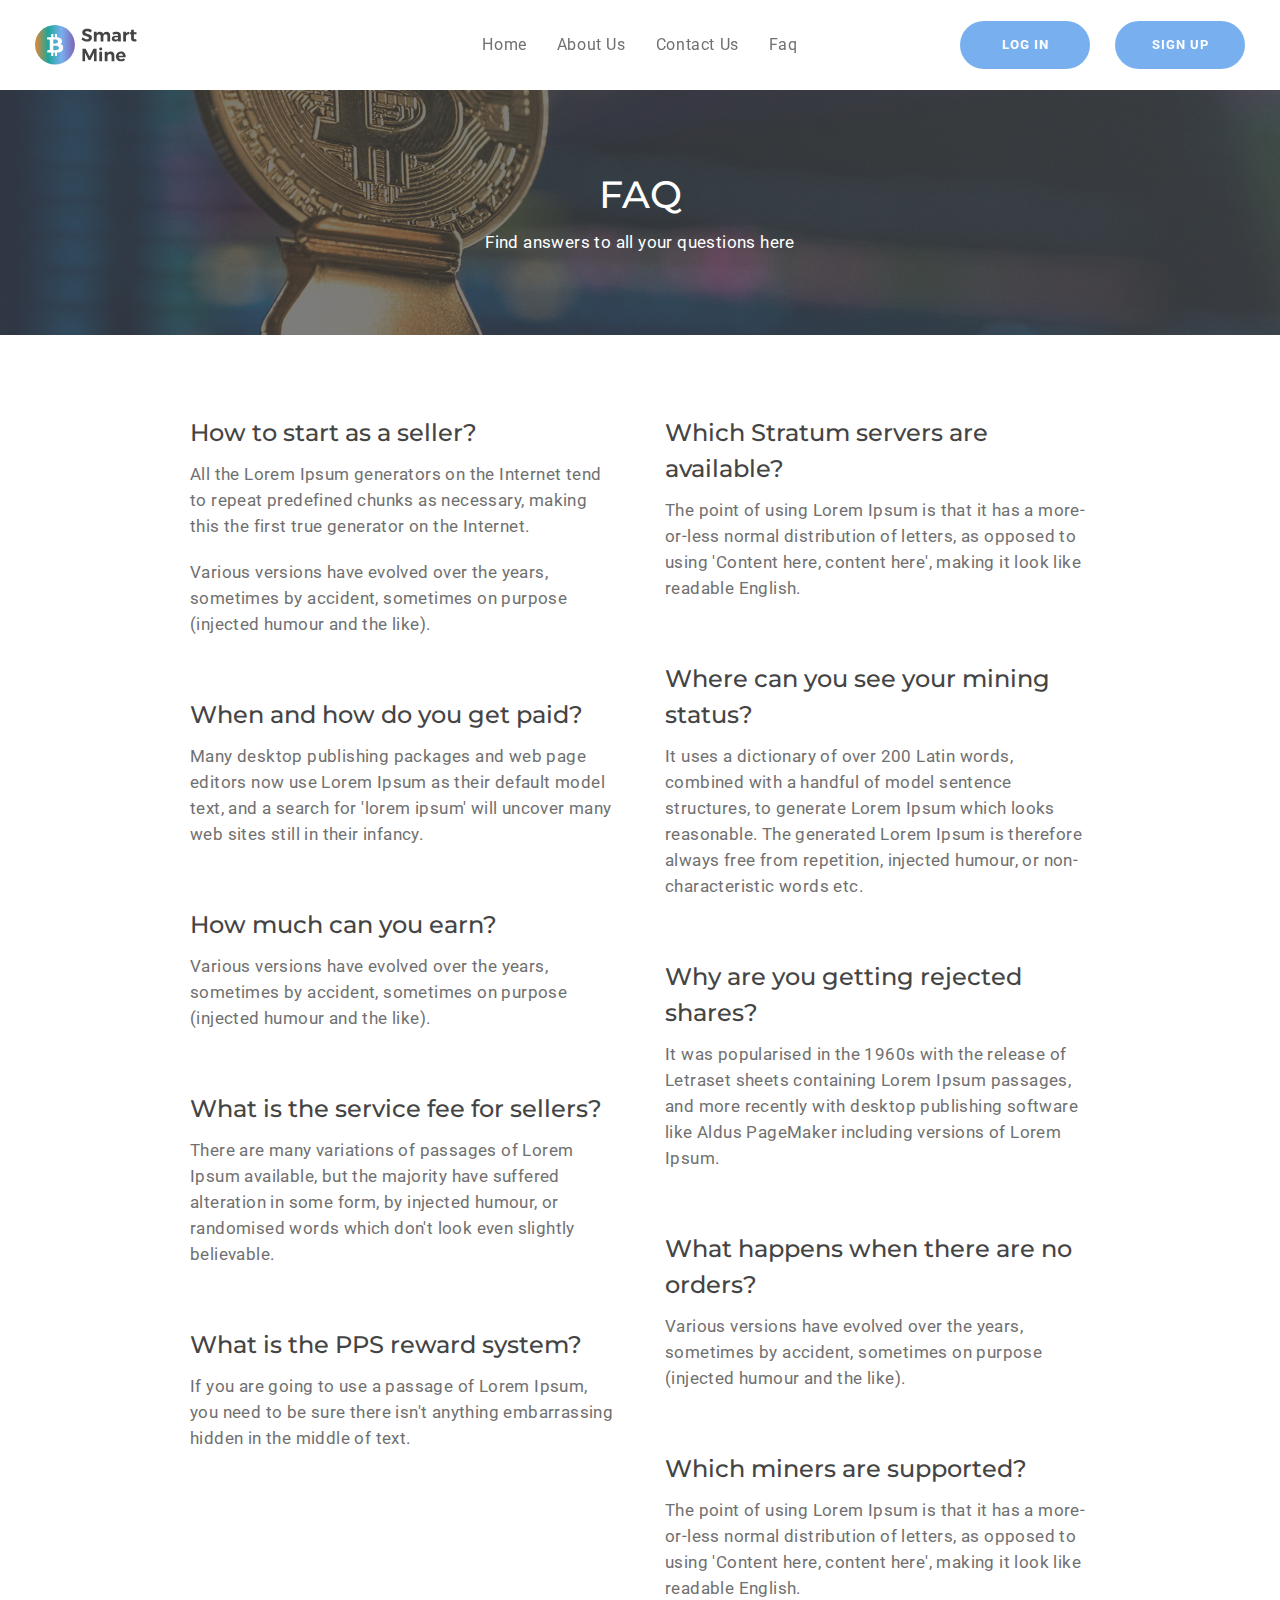
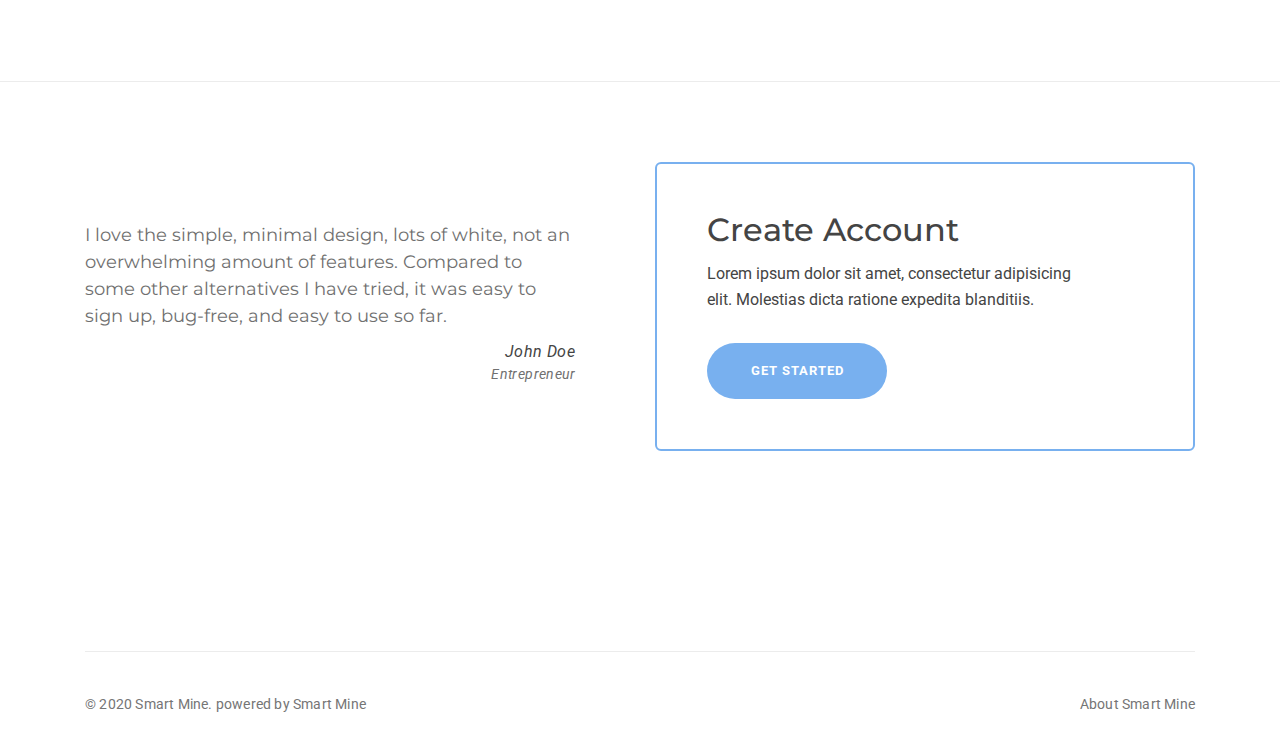
<file: faq.html>
<!DOCTYPE html>
<html lang="en">

<!-- Mirrored from dmitryvolkov.me/demo/smartmine1.1/faq.html by HTTrack Website Copier/3.x [XR&CO'2014], Sun, 05 Jul 2020 02:08:14 GMT -->
<head>
	<meta charset="utf-8">
	<meta name="viewport" content="width=device-width, initial-scale=1, shrink-to-fit=no">

	<!-- Fonts -->
	<link href="https://fonts.googleapis.com/css?family=Montserrat:400,500,600%7CRoboto:400,400i,500,700" rel="stylesheet">

	<!-- Icons -->
	<link rel="stylesheet" href="css/themify-icons.css">
	<link rel="stylesheet" href="css/cryptocoins.css">
	<link rel="stylesheet" href="css/cryptocoins-colors.css">

	<!-- CSS -->
	<link rel="stylesheet" href="css/bootstrap-reboot.min.css">
	<link rel="stylesheet" href="css/bootstrap-grid.min.css">
	<link rel="stylesheet" href="css/owl.carousel.min.css">
	<link rel="stylesheet" href="css/magnific-popup.css">
	<link id="switch-color" rel="stylesheet" href="css/main-color1.css">

	<!-- Favicons -->
	<link rel="icon" type="image/png" href="icon/favicon-32x32.png" sizes="32x32">
	<link rel="apple-touch-icon" href="icon/favicon-32x32.png">
	<link rel="apple-touch-icon" sizes="72x72" href="icon/apple-touch-icon-72x72.png">
	<link rel="apple-touch-icon" sizes="114x114" href="icon/apple-touch-icon-114x114.png">
	<link rel="apple-touch-icon" sizes="144x144" href="icon/apple-touch-icon-144x144.png">

	<meta name="description" content="">
	<meta name="keywords" content="">
	<meta name="author" content="Dmitry Volkov">
	<title>Smart Mine – Crypto Investment Platform</title>

</head>
<body>
	
	<!-- header -->
	<header class="header header--white">
		<!-- logo -->
		<div class="header__logo">
			<a href="index.html">
				<img src="img/logo.svg" alt="">
			</a>
		</div>
		<!-- end logo -->

		<!-- navigation -->
		<ul class="header__nav">
			<li><a href="index.html">Home</a></li>
			<li><a href="about.html">About Us</a></li>
			<li><a href="contact.html">Contact Us</a></li>
			<li><a href="faq.html">Faq</a></li>
		</ul>
		<!-- end navigation -->

		<!-- buttons -->
		<div class="header__btns">
			<a href="login.html" class="btn btn--header">log in</a>
			<a href="signup.html" class="btn btn--header">sign up</a>
		</div>
		<!-- end buttons -->

		<!-- mob button -->
		<button class="header__menu" type="button">
			<i class="ti-menu"></i>
			<i class="ti-close"></i>
		</button>
		<!-- end mob button -->
	</header>
	<!-- end header -->

	<!-- page title -->
	<section class="section section--first section--bg" data-bg="img/section/section-bg.jpg">
		<div class="container">
			<div class="row">
				<!-- section title -->
				<div class="col-12 col-sm-10 offset-sm-1 col-lg-8 offset-lg-2 col-xl-6 offset-xl-3">
					<h2 class="section__title section__title--white">FAQ</h2>
					<p class="section__text section__text--white section__text--head">Find answers to all your questions here</p>
				</div>
				<!-- end section title -->
			</div>
		</div>
	</section>
	<!-- end page title -->

	<!-- faq -->
	<section class="section section--border-bottom">
		<div class="container">
			<div class="row">
				<div class="col-12 col-md-6 col-xl-5 offset-xl-1">
					<div class="faq">
						<h3 class="faq__title">How to start as a seller?</h3>
						<p class="faq__text">All the Lorem Ipsum generators on the Internet tend to repeat predefined chunks as necessary, making this the first true generator on the Internet.</p>
						<p class="faq__text">Various versions have evolved over the years, sometimes by accident, sometimes on purpose (injected humour and the like).</p>
					</div>

					<div class="faq">
						<h3 class="faq__title">When and how do you get paid?</h3>
						<p class="faq__text">Many desktop publishing packages and web page editors now use Lorem Ipsum as their default model text, and a search for 'lorem ipsum' will uncover many web sites still in their infancy.</p>
					</div>

					<div class="faq">
						<h3 class="faq__title">How much can you earn?</h3>
						<p class="faq__text">Various versions have evolved over the years, sometimes by accident, sometimes on purpose (injected humour and the like).</p>
					</div>

					<div class="faq">
						<h3 class="faq__title">What is the service fee for sellers?</h3>
						<p class="faq__text">There are many variations of passages of Lorem Ipsum available, but the majority have suffered alteration in some form, by injected humour, or randomised words which don't look even slightly believable.</p>
					</div>

					<div class="faq">
						<h3 class="faq__title">What is the PPS reward system?</h3>
						<p class="faq__text">If you are going to use a passage of Lorem Ipsum, you need to be sure there isn't anything embarrassing hidden in the middle of text.</p>
					</div>
				</div>

				<div class="col-12 col-md-6 col-xl-5">
					<div class="faq">
						<h3 class="faq__title">Which Stratum servers are available?</h3>
						<p class="faq__text">The point of using Lorem Ipsum is that it has a more-or-less normal distribution of letters, as opposed to using 'Content here, content here', making it look like readable English.</p>
					</div>

					<div class="faq">
						<h3 class="faq__title">Where can you see your mining status?</h3>
						<p class="faq__text">It uses a dictionary of over 200 Latin words, combined with a handful of model sentence structures, to generate Lorem Ipsum which looks reasonable. The generated Lorem Ipsum is therefore always free from repetition, injected humour, or non-characteristic words etc.</p>
					</div>

					<div class="faq">
						<h3 class="faq__title">Why are you getting rejected shares?</h3>
						<p class="faq__text">It was popularised in the 1960s with the release of Letraset sheets containing Lorem Ipsum passages, and more recently with desktop publishing software like Aldus PageMaker including versions of Lorem Ipsum.</p>
					</div>

					<div class="faq">
						<h3 class="faq__title">What happens when there are no orders?</h3>
						<p class="faq__text">Various versions have evolved over the years, sometimes by accident, sometimes on purpose (injected humour and the like).</p>
					</div>

					<div class="faq">
						<h3 class="faq__title">Which miners are supported?</h3>
						<p class="faq__text">The point of using Lorem Ipsum is that it has a more-or-less normal distribution of letters, as opposed to using 'Content here, content here', making it look like readable English.</p>
					</div>
				</div>
			</div>
		</div>
	</section>
	<!-- end faq -->

	<!-- get started -->
	<section class="section">
		<div class="container">
			<div class="row">
				<div class="col-12 col-lg-6">
					<!-- review -->
					<div class="review">
						<blockquote class="review__blockquote">I love the simple, minimal design, lots of white, not an overwhelming amount of features. Compared to some other alternatives I have tried, it was easy to sign up, bug-free, and easy to use so far.</blockquote>
						<span class="review__autor">
							John Doe
							<span>Entrepreneur</span>
						</span>
					</div>
					<!-- end review -->
				</div>

				<div class="col-12 col-lg-6">
					<!-- get started -->
					<div class="get-started">
						<h3 class="get-started__title">Create Account</h3>
						<p class="get-started__text">Lorem ipsum dolor sit amet, consectetur adipisicing elit. Molestias dicta ratione expedita blanditiis.</p>
						<a href="#" class="btn">get started</a>
					</div>
					<!-- end get started -->
				</div>
			</div>
		</div>
	</section>
	<!-- end get started -->

	<!-- partners -->
	<!-- <div class="partners section--border-top section--border-bottom">
		<div class="container">
			<div class="row">
				<div class="col-12">
					partners slider
					<div class="owl-carousel partners__slider">
						slider item
						<div class="item">
							<a href="#">
								<img src="img/partners/activeden-light-background.png" alt="">
							</a>
						</div>
						end slider item

						slider item
						<div class="item">
							<a href="#">
								<img src="img/partners/audiojungle-light-background.png" alt="">
							</a>
						</div>
						end slider item

						slider item
						<div class="item">
							<a href="#">
								<img src="img/partners/codecanyon-light-background.png" alt="">
							</a>
						</div>
						end slider item

						slider item
						<div class="item">
							<a href="#">
								<img src="img/partners/photodune-light-background.png" alt="">
							</a>
						</div>
						end slider item

						slider item
						<div class="item">
							<a href="#">
								<img src="img/partners/themeforest-light-background.png" alt="">
							</a>
						</div>
						end slider item

						slider item
						<div class="item">
							<a href="#">
								<img src="img/partners/videohive-light-background.png" alt="">
							</a>
						</div>
						end slider item

						slider item
						<div class="item">
							<a href="#">
								<img src="img/partners/3docean-light-background.png" alt="">
							</a>
						</div>
						end slider item
					</div>
					end partners slider
				</div>
			</div>
		</div>
	</div> -->
	<!-- end partners -->

	<!-- footer -->
	<footer class="footer">
		<div class="container">
			<div class="row">
				<div class="col-12">
					<div class="footer__copyright">
						<small>© 2020 Smart Mine. powered by <a href="#">Smart Mine</a></small>

						<ul>
							<li><a href="about.html">About Smart Mine</a></li>
						</ul>
					</div>
				</div>
			</div>
		</div>
	</footer>
	<!-- end footer -->

	<!-- style switcher -->
	<!-- <div class="switcher">
		<a class="switcher__picker">
			<i class="ti-settings"></i>
		</a>
		<ul class="switcher__colors clearfix">
			<li><a href="#" id="color1" class="color1"></a></li>
			<li><a href="#" id="color2" class="color2"></a></li>
			<li><a href="#" id="color3" class="color3"></a></li>
			<li><a href="#" id="color4" class="color4"></a></li>
		</ul>
	</div> -->
	<!-- end style switcher -->

	<script src="js/jquery-3.3.1.min.js"></script>
	<script src="js/bootstrap.bundle.min.js"></script>
	<script src="js/owl.carousel.min.js"></script>
	<script src="js/smooth-scroll.min.js"></script>
	<script src="js/jquery.magnific-popup.min.js"></script>
	<script src="js/main.js"></script>
</body>

<!-- Mirrored from dmitryvolkov.me/demo/smartmine1.1/faq.html by HTTrack Website Copier/3.x [XR&CO'2014], Sun, 05 Jul 2020 02:08:14 GMT -->
</html>
</file>
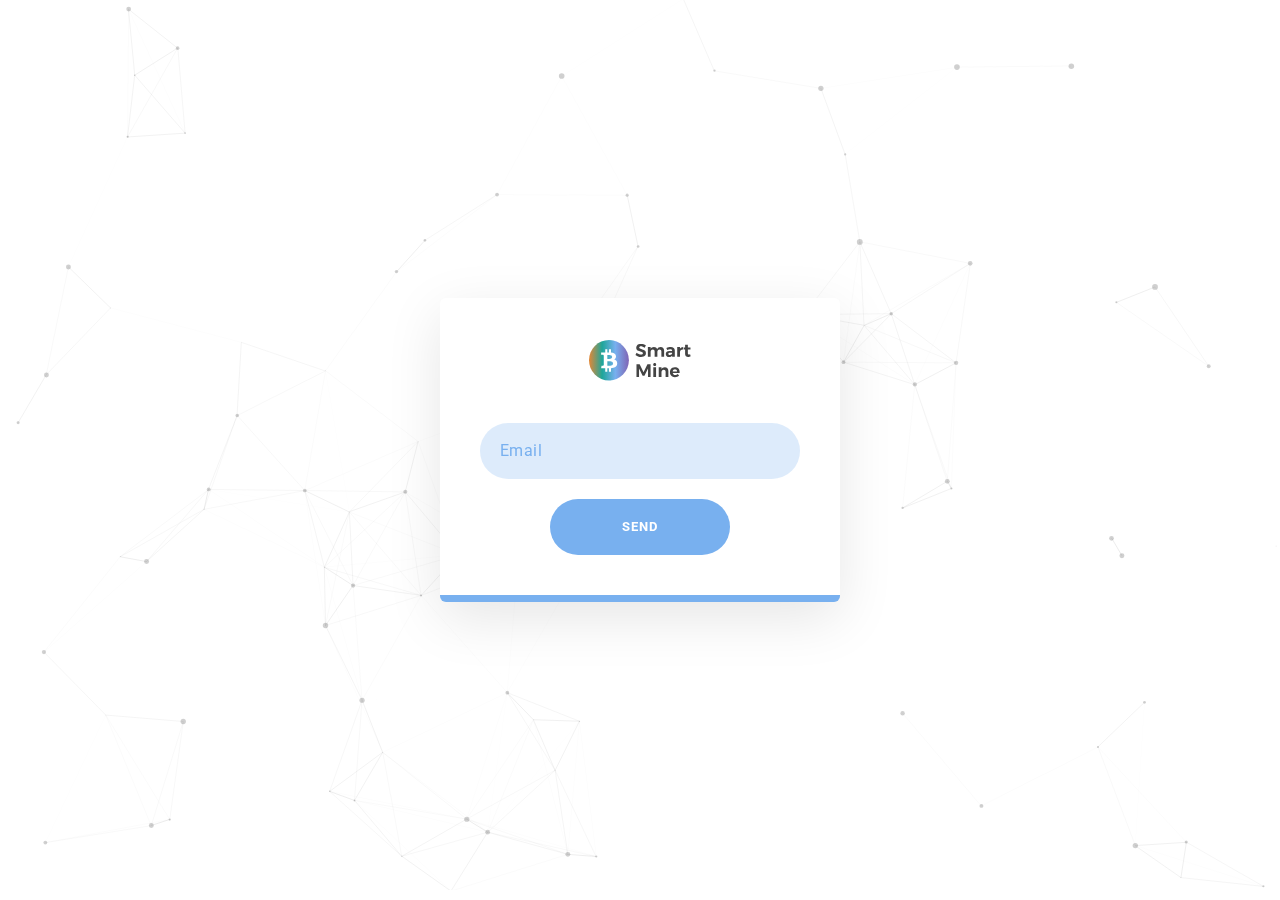
<file: forgot-password.html>
<!DOCTYPE html>
<html lang="en">

<!-- Mirrored from dmitryvolkov.me/demo/smartmine1.1/login.html by HTTrack Website Copier/3.x [XR&CO'2014], Sun, 05 Jul 2020 02:08:14 GMT -->
<head>
	<meta charset="utf-8">
	<meta name="viewport" content="width=device-width, initial-scale=1, shrink-to-fit=no">

	<!-- Fonts -->
	<link href="https://fonts.googleapis.com/css?family=Montserrat:400,500,600%7CRoboto:400,400i,500,700" rel="stylesheet">

	<!-- Icons -->
	<link rel="stylesheet" href="css/themify-icons.css">
	<link rel="stylesheet" href="css/cryptocoins.css">
	<link rel="stylesheet" href="css/cryptocoins-colors.css">

	<!-- CSS -->
	<link rel="stylesheet" href="css/bootstrap-reboot.min.css">
	<link rel="stylesheet" href="css/bootstrap-grid.min.css">
	<link rel="stylesheet" href="css/owl.carousel.min.css">
	<link rel="stylesheet" href="css/magnific-popup.css">
	<link id="switch-color" rel="stylesheet" href="css/main-color1.css">

	<!-- Favicons -->
	<link rel="icon" type="image/png" href="icon/favicon-32x32.png" sizes="32x32">
	<link rel="apple-touch-icon" href="icon/favicon-32x32.png">
	<link rel="apple-touch-icon" sizes="72x72" href="icon/apple-touch-icon-72x72.png">
	<link rel="apple-touch-icon" sizes="114x114" href="icon/apple-touch-icon-114x114.png">
	<link rel="apple-touch-icon" sizes="144x144" href="icon/apple-touch-icon-144x144.png">

	<meta name="description" content="">
	<meta name="keywords" content="">
	<meta name="author" content="Dmitry Volkov">
	<title>Smart Mine – Crypto Investment Platform</title>

</head>
<body>
	
	<!-- sign form -->
	<div class="sign">
		<!-- particles -->
		<div id="particles-js" class="sign__particles"></div>
		<!-- end particles -->

		<div class="sign__content">
			<!-- form -->
			<form action="#" class="sign__form">
				<a href="index.html"><img class="sign__logo" src="img/logo.svg" alt=""></a>

				<input type="text" class="form__input" placeholder="Email">

				<button class="btn" type="button">Send</button>

			</form>
			<!-- end form -->

		</div>
	</div>
	<!-- end sign form -->

	<!-- style switcher -->
	<!-- <div class="switcher">
		<a class="switcher__picker">
			<i class="ti-settings"></i>
		</a>
		<ul class="switcher__colors clearfix">
			<li><a href="#" id="color1" class="color1"></a></li>
			<li><a href="#" id="color2" class="color2"></a></li>
			<li><a href="#" id="color3" class="color3"></a></li>
			<li><a href="#" id="color4" class="color4"></a></li>
		</ul>
	</div> -->
	<!-- end style switcher -->

	<script src="js/jquery-3.3.1.min.js"></script>
	<script src="js/bootstrap.bundle.min.js"></script>
	<script src="js/owl.carousel.min.js"></script>
	<script src="js/smooth-scroll.min.js"></script>
	<script src="js/jquery.magnific-popup.min.js"></script>
	<script src="js/particles.min.js"></script>
	<script src="js/particles-app.js"></script>
	<script src="js/main.js"></script>
</body>

<!-- Mirrored from dmitryvolkov.me/demo/smartmine1.1/login.html by HTTrack Website Copier/3.x [XR&CO'2014], Sun, 05 Jul 2020 02:08:14 GMT -->
</html>
</file>
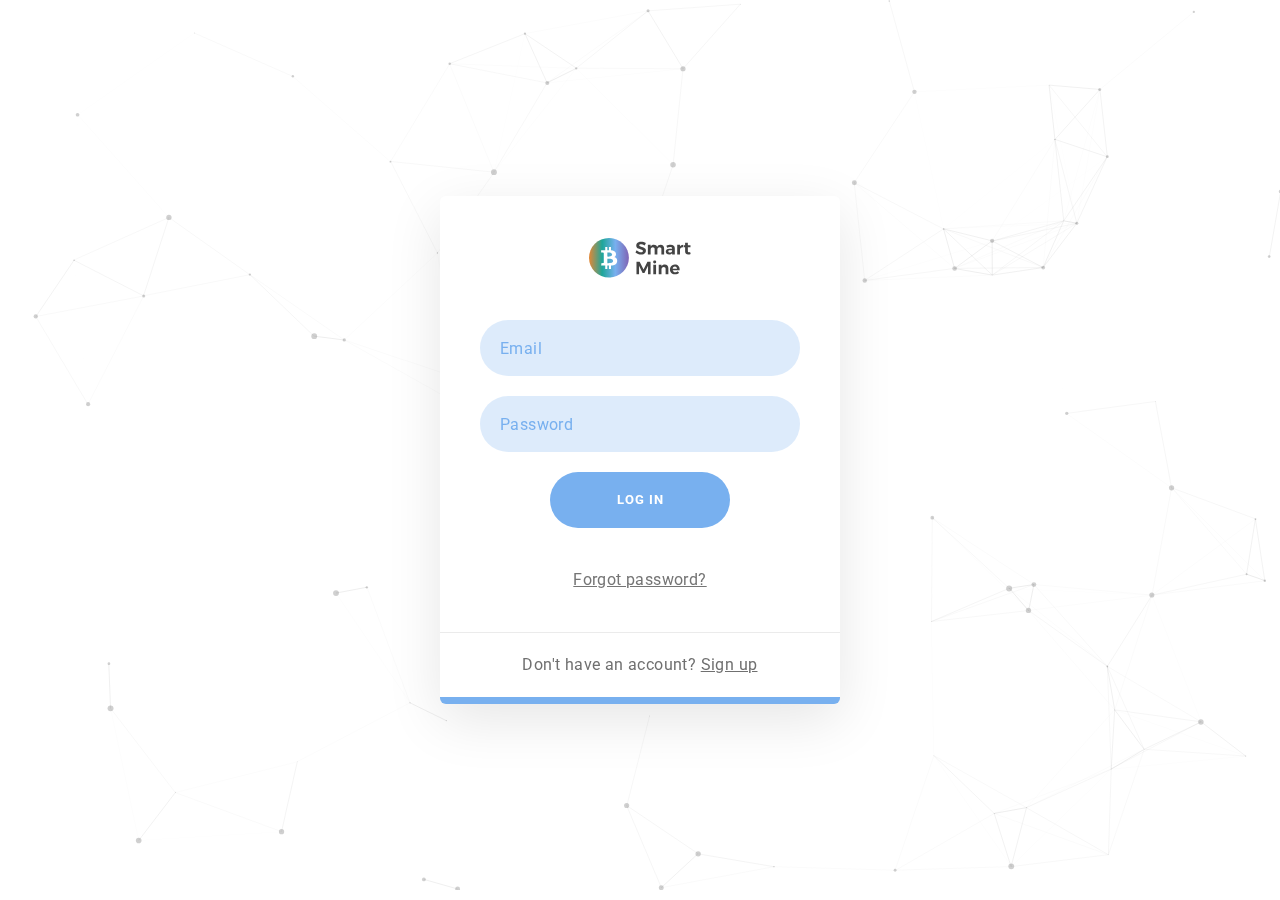
<file: login.html>
<!DOCTYPE html>
<html lang="en">

<!-- Mirrored from dmitryvolkov.me/demo/smartmine1.1/login.html by HTTrack Website Copier/3.x [XR&CO'2014], Sun, 05 Jul 2020 02:08:14 GMT -->
<head>
	<meta charset="utf-8">
	<meta name="viewport" content="width=device-width, initial-scale=1, shrink-to-fit=no">

	<!-- Fonts -->
	<link href="https://fonts.googleapis.com/css?family=Montserrat:400,500,600%7CRoboto:400,400i,500,700" rel="stylesheet">

	<!-- Icons -->
	<link rel="stylesheet" href="css/themify-icons.css">
	<link rel="stylesheet" href="css/cryptocoins.css">
	<link rel="stylesheet" href="css/cryptocoins-colors.css">

	<!-- CSS -->
	<link rel="stylesheet" href="css/bootstrap-reboot.min.css">
	<link rel="stylesheet" href="css/bootstrap-grid.min.css">
	<link rel="stylesheet" href="css/owl.carousel.min.css">
	<link rel="stylesheet" href="css/magnific-popup.css">
	<link id="switch-color" rel="stylesheet" href="css/main-color1.css">

	<!-- Favicons -->
	<link rel="icon" type="image/png" href="icon/favicon-32x32.png" sizes="32x32">
	<link rel="apple-touch-icon" href="icon/favicon-32x32.png">
	<link rel="apple-touch-icon" sizes="72x72" href="icon/apple-touch-icon-72x72.png">
	<link rel="apple-touch-icon" sizes="114x114" href="icon/apple-touch-icon-114x114.png">
	<link rel="apple-touch-icon" sizes="144x144" href="icon/apple-touch-icon-144x144.png">

	<meta name="description" content="">
	<meta name="keywords" content="">
	<meta name="author" content="Dmitry Volkov">
	<title>Smart Mine – Crypto Investment Platform</title>

</head>
<body>
	
	<!-- sign form -->
	<div class="sign">
		<!-- particles -->
		<div id="particles-js" class="sign__particles"></div>
		<!-- end particles -->

		<div class="sign__content">
			<!-- form -->
			<form action="#" class="sign__form">
				<a href="index.html"><img class="sign__logo" src="img/logo.svg" alt=""></a>

				<input type="text" class="form__input" placeholder="Email">

				<input type="password" class="form__input" placeholder="Password">

				<button class="btn" type="button">Log In</button>

				<a href="forgot-password.html" class="sign__forgot">Forgot password?</a>
			</form>
			<!-- end form -->

			<div class="sign__box">
				<p>Don't have an account? <a href="signup.html">Sign up</a></p>
			</div>
		</div>
	</div>
	<!-- end sign form -->

	<!-- style switcher -->
	<!-- <div class="switcher">
		<a class="switcher__picker">
			<i class="ti-settings"></i>
		</a>
		<ul class="switcher__colors clearfix">
			<li><a href="#" id="color1" class="color1"></a></li>
			<li><a href="#" id="color2" class="color2"></a></li>
			<li><a href="#" id="color3" class="color3"></a></li>
			<li><a href="#" id="color4" class="color4"></a></li>
		</ul>
	</div> -->
	<!-- end style switcher -->

	<script src="js/jquery-3.3.1.min.js"></script>
	<script src="js/bootstrap.bundle.min.js"></script>
	<script src="js/owl.carousel.min.js"></script>
	<script src="js/smooth-scroll.min.js"></script>
	<script src="js/jquery.magnific-popup.min.js"></script>
	<script src="js/particles.min.js"></script>
	<script src="js/particles-app.js"></script>
	<script src="js/main.js"></script>
</body>

<!-- Mirrored from dmitryvolkov.me/demo/smartmine1.1/login.html by HTTrack Website Copier/3.x [XR&CO'2014], Sun, 05 Jul 2020 02:08:14 GMT -->
</html>
</file>
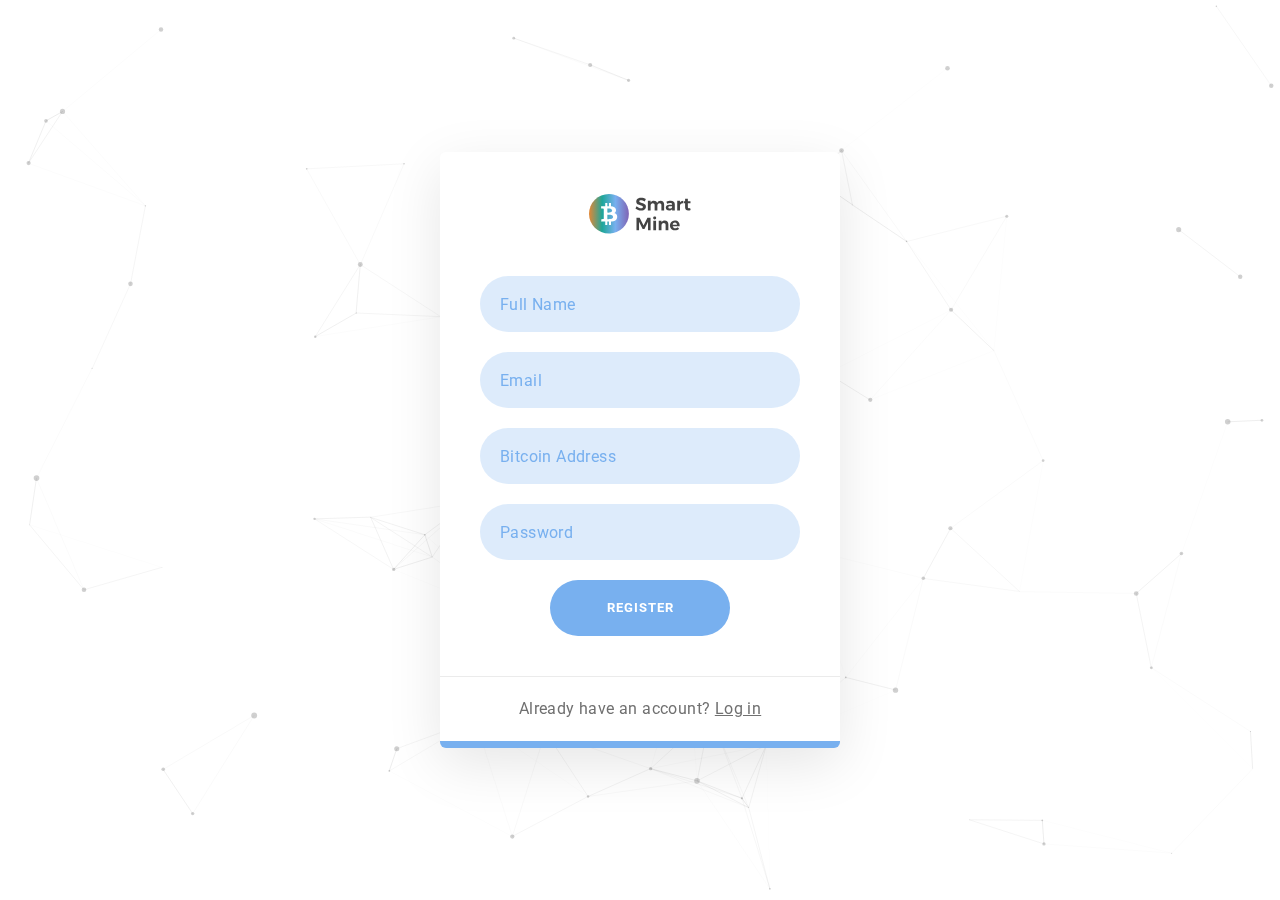
<file: signup.html>
<!DOCTYPE html>
<html lang="en">

<!-- Mirrored from dmitryvolkov.me/demo/smartmine1.1/signup.html by HTTrack Website Copier/3.x [XR&CO'2014], Sun, 05 Jul 2020 02:08:14 GMT -->
<head>
	<meta charset="utf-8">
	<meta name="viewport" content="width=device-width, initial-scale=1, shrink-to-fit=no">

	<!-- Fonts -->
	<link href="https://fonts.googleapis.com/css?family=Montserrat:400,500,600%7CRoboto:400,400i,500,700" rel="stylesheet">

	<!-- Icons -->
	<link rel="stylesheet" href="css/themify-icons.css">
	<link rel="stylesheet" href="css/cryptocoins.css">
	<link rel="stylesheet" href="css/cryptocoins-colors.css">

	<!-- CSS -->
	<link rel="stylesheet" href="css/bootstrap-reboot.min.css">
	<link rel="stylesheet" href="css/bootstrap-grid.min.css">
	<link rel="stylesheet" href="css/owl.carousel.min.css">
	<link rel="stylesheet" href="css/magnific-popup.css">
	<link id="switch-color" rel="stylesheet" href="css/main-color1.css">

	<!-- Favicons -->
	<link rel="icon" type="image/png" href="icon/favicon-32x32.png" sizes="32x32">
	<link rel="apple-touch-icon" href="icon/favicon-32x32.png">
	<link rel="apple-touch-icon" sizes="72x72" href="icon/apple-touch-icon-72x72.png">
	<link rel="apple-touch-icon" sizes="114x114" href="icon/apple-touch-icon-114x114.png">
	<link rel="apple-touch-icon" sizes="144x144" href="icon/apple-touch-icon-144x144.png">

	<meta name="description" content="">
	<meta name="keywords" content="">
	<meta name="author" content="Dmitry Volkov">
	<title>Smart Mine – Crypto Investment Platform</title>

</head>
<body>
	
	<!-- sign form -->
	<div class="sign">
		<!-- particles -->
		<div id="particles-js" class="sign__particles"></div>
		<!-- end particles -->

		<div class="sign__content">
			<!-- form -->
			<form action="#" class="sign__form">
				<a href="index.html"><img class="sign__logo" src="img/logo.svg" alt=""></a>

				<input type="text" class="form__input" placeholder="Full Name">

				<input type="text" class="form__input" placeholder="Email">

				<input type="text" class="form__input" placeholder="Bitcoin Address">

				<input type="password" class="form__input" placeholder="Password">

				<button class="btn" type="button">Register</button>

				<!-- <div class="form__group">
					<input id="terms" name="terms" type="checkbox">
					<label for="terms">I agree to the <a href="#" target="_blank">Privacy Policy</a></label>
				</div> -->
			</form>
			<!-- end form -->

			<div class="sign__box">
				<p>Already have an account? <a href="login.html">Log in</a></p>
			</div>
		</div>
	</div>
	<!-- end sign form -->

	<!-- style switcher -->
	<!-- <div class="switcher">
		<a class="switcher__picker">
			<i class="ti-settings"></i>
		</a>
		<ul class="switcher__colors clearfix">
			<li><a href="#" id="color1" class="color1"></a></li>
			<li><a href="#" id="color2" class="color2"></a></li>
			<li><a href="#" id="color3" class="color3"></a></li>
			<li><a href="#" id="color4" class="color4"></a></li>
		</ul>
	</div> -->
	<!-- end style switcher -->

	<script src="js/jquery-3.3.1.min.js"></script>
	<script src="js/bootstrap.bundle.min.js"></script>
	<script src="js/owl.carousel.min.js"></script>
	<script src="js/smooth-scroll.min.js"></script>
	<script src="js/jquery.magnific-popup.min.js"></script>
	<script src="js/particles.min.js"></script>
	<script src="js/particles-app.js"></script>
	<script src="js/main.js"></script>
</body>

<!-- Mirrored from dmitryvolkov.me/demo/smartmine1.1/signup.html by HTTrack Website Copier/3.x [XR&CO'2014], Sun, 05 Jul 2020 02:08:14 GMT -->
</html>
</file>
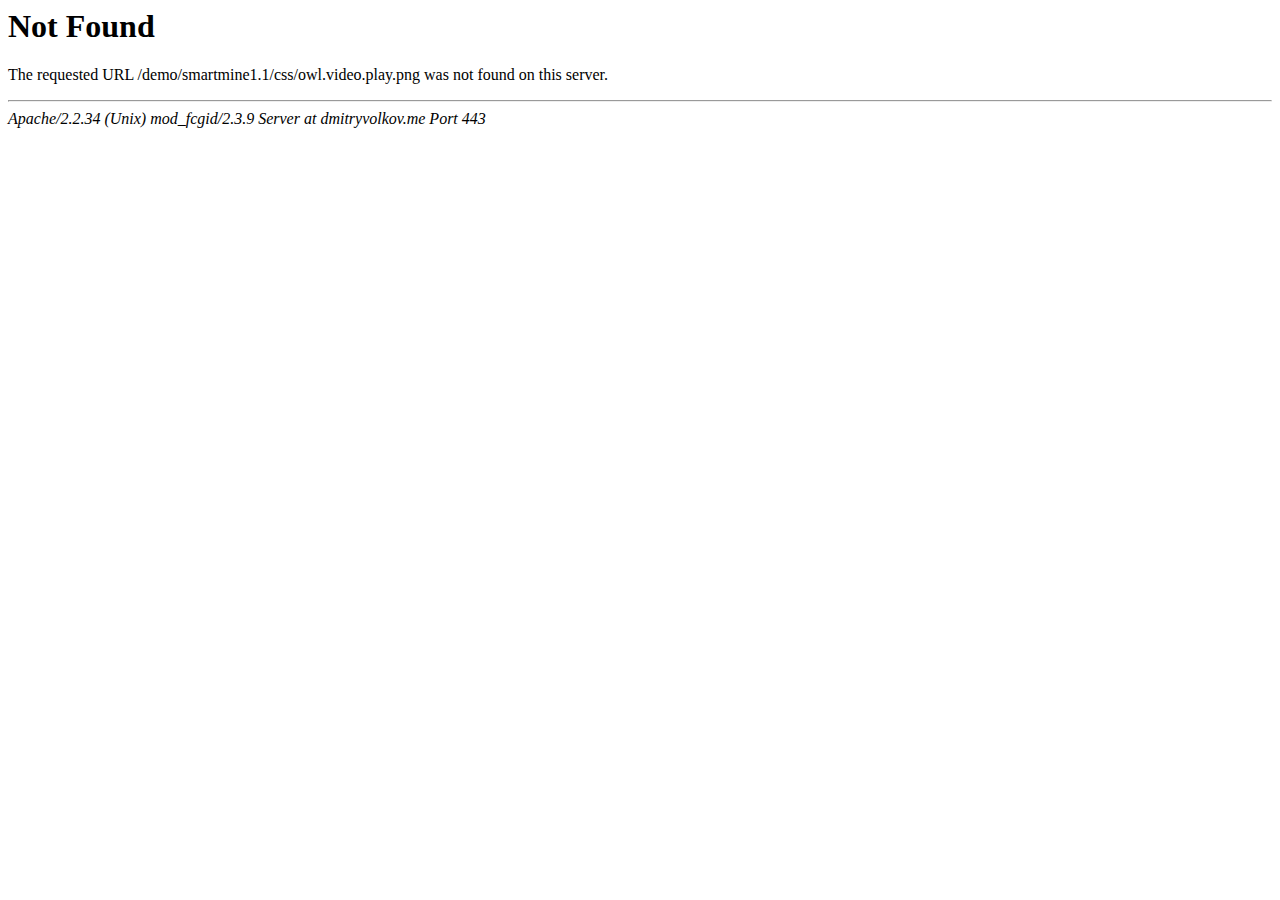
<file: css/owl.video.play.html>
<!DOCTYPE HTML PUBLIC "-//IETF//DTD HTML 2.0//EN">
<html><head>
<title>404 Not Found</title>
</head><body>
<h1>Not Found</h1>
<p>The requested URL /demo/smartmine1.1/css/owl.video.play.png was not found on this server.</p>
<hr>
<address>Apache/2.2.34 (Unix) mod_fcgid/2.3.9 Server at dmitryvolkov.me Port 443</address>
</body></html>
</file>
<file: css/themify-icons.css>
@font-face {
	font-family: 'themify';
	src:url('../fonts/themify9f24.eot?-fvbane');
	src:url('../fonts/themifyd41d.eot?#iefix-fvbane') format('embedded-opentype'),
		url('../fonts/themify9f24.woff?-fvbane') format('woff'),
		url('../fonts/themify9f24.ttf?-fvbane') format('truetype'),
		url('../fonts/themify9f24.svg?-fvbane#themify') format('svg');
	font-weight: normal;
	font-style: normal;
}

[class^="ti-"], [class*=" ti-"] {
	font-family: 'themify';
	speak: none;
	font-style: normal;
	font-weight: normal;
	font-variant: normal;
	text-transform: none;
	line-height: 1;

	/* Better Font Rendering =========== */
	-webkit-font-smoothing: antialiased;
	-moz-osx-font-smoothing: grayscale;
}

.ti-wand:before {
	content: "\e600";
}
.ti-volume:before {
	content: "\e601";
}
.ti-user:before {
	content: "\e602";
}
.ti-unlock:before {
	content: "\e603";
}
.ti-unlink:before {
	content: "\e604";
}
.ti-trash:before {
	content: "\e605";
}
.ti-thought:before {
	content: "\e606";
}
.ti-target:before {
	content: "\e607";
}
.ti-tag:before {
	content: "\e608";
}
.ti-tablet:before {
	content: "\e609";
}
.ti-star:before {
	content: "\e60a";
}
.ti-spray:before {
	content: "\e60b";
}
.ti-signal:before {
	content: "\e60c";
}
.ti-shopping-cart:before {
	content: "\e60d";
}
.ti-shopping-cart-full:before {
	content: "\e60e";
}
.ti-settings:before {
	content: "\e60f";
}
.ti-search:before {
	content: "\e610";
}
.ti-zoom-in:before {
	content: "\e611";
}
.ti-zoom-out:before {
	content: "\e612";
}
.ti-cut:before {
	content: "\e613";
}
.ti-ruler:before {
	content: "\e614";
}
.ti-ruler-pencil:before {
	content: "\e615";
}
.ti-ruler-alt:before {
	content: "\e616";
}
.ti-bookmark:before {
	content: "\e617";
}
.ti-bookmark-alt:before {
	content: "\e618";
}
.ti-reload:before {
	content: "\e619";
}
.ti-plus:before {
	content: "\e61a";
}
.ti-pin:before {
	content: "\e61b";
}
.ti-pencil:before {
	content: "\e61c";
}
.ti-pencil-alt:before {
	content: "\e61d";
}
.ti-paint-roller:before {
	content: "\e61e";
}
.ti-paint-bucket:before {
	content: "\e61f";
}
.ti-na:before {
	content: "\e620";
}
.ti-mobile:before {
	content: "\e621";
}
.ti-minus:before {
	content: "\e622";
}
.ti-medall:before {
	content: "\e623";
}
.ti-medall-alt:before {
	content: "\e624";
}
.ti-marker:before {
	content: "\e625";
}
.ti-marker-alt:before {
	content: "\e626";
}
.ti-arrow-up:before {
	content: "\e627";
}
.ti-arrow-right:before {
	content: "\e628";
}
.ti-arrow-left:before {
	content: "\e629";
}
.ti-arrow-down:before {
	content: "\e62a";
}
.ti-lock:before {
	content: "\e62b";
}
.ti-location-arrow:before {
	content: "\e62c";
}
.ti-link:before {
	content: "\e62d";
}
.ti-layout:before {
	content: "\e62e";
}
.ti-layers:before {
	content: "\e62f";
}
.ti-layers-alt:before {
	content: "\e630";
}
.ti-key:before {
	content: "\e631";
}
.ti-import:before {
	content: "\e632";
}
.ti-image:before {
	content: "\e633";
}
.ti-heart:before {
	content: "\e634";
}
.ti-heart-broken:before {
	content: "\e635";
}
.ti-hand-stop:before {
	content: "\e636";
}
.ti-hand-open:before {
	content: "\e637";
}
.ti-hand-drag:before {
	content: "\e638";
}
.ti-folder:before {
	content: "\e639";
}
.ti-flag:before {
	content: "\e63a";
}
.ti-flag-alt:before {
	content: "\e63b";
}
.ti-flag-alt-2:before {
	content: "\e63c";
}
.ti-eye:before {
	content: "\e63d";
}
.ti-export:before {
	content: "\e63e";
}
.ti-exchange-vertical:before {
	content: "\e63f";
}
.ti-desktop:before {
	content: "\e640";
}
.ti-cup:before {
	content: "\e641";
}
.ti-crown:before {
	content: "\e642";
}
.ti-comments:before {
	content: "\e643";
}
.ti-comment:before {
	content: "\e644";
}
.ti-comment-alt:before {
	content: "\e645";
}
.ti-close:before {
	content: "\e646";
}
.ti-clip:before {
	content: "\e647";
}
.ti-angle-up:before {
	content: "\e648";
}
.ti-angle-right:before {
	content: "\e649";
}
.ti-angle-left:before {
	content: "\e64a";
}
.ti-angle-down:before {
	content: "\e64b";
}
.ti-check:before {
	content: "\e64c";
}
.ti-check-box:before {
	content: "\e64d";
}
.ti-camera:before {
	content: "\e64e";
}
.ti-announcement:before {
	content: "\e64f";
}
.ti-brush:before {
	content: "\e650";
}
.ti-briefcase:before {
	content: "\e651";
}
.ti-bolt:before {
	content: "\e652";
}
.ti-bolt-alt:before {
	content: "\e653";
}
.ti-blackboard:before {
	content: "\e654";
}
.ti-bag:before {
	content: "\e655";
}
.ti-move:before {
	content: "\e656";
}
.ti-arrows-vertical:before {
	content: "\e657";
}
.ti-arrows-horizontal:before {
	content: "\e658";
}
.ti-fullscreen:before {
	content: "\e659";
}
.ti-arrow-top-right:before {
	content: "\e65a";
}
.ti-arrow-top-left:before {
	content: "\e65b";
}
.ti-arrow-circle-up:before {
	content: "\e65c";
}
.ti-arrow-circle-right:before {
	content: "\e65d";
}
.ti-arrow-circle-left:before {
	content: "\e65e";
}
.ti-arrow-circle-down:before {
	content: "\e65f";
}
.ti-angle-double-up:before {
	content: "\e660";
}
.ti-angle-double-right:before {
	content: "\e661";
}
.ti-angle-double-left:before {
	content: "\e662";
}
.ti-angle-double-down:before {
	content: "\e663";
}
.ti-zip:before {
	content: "\e664";
}
.ti-world:before {
	content: "\e665";
}
.ti-wheelchair:before {
	content: "\e666";
}
.ti-view-list:before {
	content: "\e667";
}
.ti-view-list-alt:before {
	content: "\e668";
}
.ti-view-grid:before {
	content: "\e669";
}
.ti-uppercase:before {
	content: "\e66a";
}
.ti-upload:before {
	content: "\e66b";
}
.ti-underline:before {
	content: "\e66c";
}
.ti-truck:before {
	content: "\e66d";
}
.ti-timer:before {
	content: "\e66e";
}
.ti-ticket:before {
	content: "\e66f";
}
.ti-thumb-up:before {
	content: "\e670";
}
.ti-thumb-down:before {
	content: "\e671";
}
.ti-text:before {
	content: "\e672";
}
.ti-stats-up:before {
	content: "\e673";
}
.ti-stats-down:before {
	content: "\e674";
}
.ti-split-v:before {
	content: "\e675";
}
.ti-split-h:before {
	content: "\e676";
}
.ti-smallcap:before {
	content: "\e677";
}
.ti-shine:before {
	content: "\e678";
}
.ti-shift-right:before {
	content: "\e679";
}
.ti-shift-left:before {
	content: "\e67a";
}
.ti-shield:before {
	content: "\e67b";
}
.ti-notepad:before {
	content: "\e67c";
}
.ti-server:before {
	content: "\e67d";
}
.ti-quote-right:before {
	content: "\e67e";
}
.ti-quote-left:before {
	content: "\e67f";
}
.ti-pulse:before {
	content: "\e680";
}
.ti-printer:before {
	content: "\e681";
}
.ti-power-off:before {
	content: "\e682";
}
.ti-plug:before {
	content: "\e683";
}
.ti-pie-chart:before {
	content: "\e684";
}
.ti-paragraph:before {
	content: "\e685";
}
.ti-panel:before {
	content: "\e686";
}
.ti-package:before {
	content: "\e687";
}
.ti-music:before {
	content: "\e688";
}
.ti-music-alt:before {
	content: "\e689";
}
.ti-mouse:before {
	content: "\e68a";
}
.ti-mouse-alt:before {
	content: "\e68b";
}
.ti-money:before {
	content: "\e68c";
}
.ti-microphone:before {
	content: "\e68d";
}
.ti-menu:before {
	content: "\e68e";
}
.ti-menu-alt:before {
	content: "\e68f";
}
.ti-map:before {
	content: "\e690";
}
.ti-map-alt:before {
	content: "\e691";
}
.ti-loop:before {
	content: "\e692";
}
.ti-location-pin:before {
	content: "\e693";
}
.ti-list:before {
	content: "\e694";
}
.ti-light-bulb:before {
	content: "\e695";
}
.ti-Italic:before {
	content: "\e696";
}
.ti-info:before {
	content: "\e697";
}
.ti-infinite:before {
	content: "\e698";
}
.ti-id-badge:before {
	content: "\e699";
}
.ti-hummer:before {
	content: "\e69a";
}
.ti-home:before {
	content: "\e69b";
}
.ti-help:before {
	content: "\e69c";
}
.ti-headphone:before {
	content: "\e69d";
}
.ti-harddrives:before {
	content: "\e69e";
}
.ti-harddrive:before {
	content: "\e69f";
}
.ti-gift:before {
	content: "\e6a0";
}
.ti-game:before {
	content: "\e6a1";
}
.ti-filter:before {
	content: "\e6a2";
}
.ti-files:before {
	content: "\e6a3";
}
.ti-file:before {
	content: "\e6a4";
}
.ti-eraser:before {
	content: "\e6a5";
}
.ti-envelope:before {
	content: "\e6a6";
}
.ti-download:before {
	content: "\e6a7";
}
.ti-direction:before {
	content: "\e6a8";
}
.ti-direction-alt:before {
	content: "\e6a9";
}
.ti-dashboard:before {
	content: "\e6aa";
}
.ti-control-stop:before {
	content: "\e6ab";
}
.ti-control-shuffle:before {
	content: "\e6ac";
}
.ti-control-play:before {
	content: "\e6ad";
}
.ti-control-pause:before {
	content: "\e6ae";
}
.ti-control-forward:before {
	content: "\e6af";
}
.ti-control-backward:before {
	content: "\e6b0";
}
.ti-cloud:before {
	content: "\e6b1";
}
.ti-cloud-up:before {
	content: "\e6b2";
}
.ti-cloud-down:before {
	content: "\e6b3";
}
.ti-clipboard:before {
	content: "\e6b4";
}
.ti-car:before {
	content: "\e6b5";
}
.ti-calendar:before {
	content: "\e6b6";
}
.ti-book:before {
	content: "\e6b7";
}
.ti-bell:before {
	content: "\e6b8";
}
.ti-basketball:before {
	content: "\e6b9";
}
.ti-bar-chart:before {
	content: "\e6ba";
}
.ti-bar-chart-alt:before {
	content: "\e6bb";
}
.ti-back-right:before {
	content: "\e6bc";
}
.ti-back-left:before {
	content: "\e6bd";
}
.ti-arrows-corner:before {
	content: "\e6be";
}
.ti-archive:before {
	content: "\e6bf";
}
.ti-anchor:before {
	content: "\e6c0";
}
.ti-align-right:before {
	content: "\e6c1";
}
.ti-align-left:before {
	content: "\e6c2";
}
.ti-align-justify:before {
	content: "\e6c3";
}
.ti-align-center:before {
	content: "\e6c4";
}
.ti-alert:before {
	content: "\e6c5";
}
.ti-alarm-clock:before {
	content: "\e6c6";
}
.ti-agenda:before {
	content: "\e6c7";
}
.ti-write:before {
	content: "\e6c8";
}
.ti-window:before {
	content: "\e6c9";
}
.ti-widgetized:before {
	content: "\e6ca";
}
.ti-widget:before {
	content: "\e6cb";
}
.ti-widget-alt:before {
	content: "\e6cc";
}
.ti-wallet:before {
	content: "\e6cd";
}
.ti-video-clapper:before {
	content: "\e6ce";
}
.ti-video-camera:before {
	content: "\e6cf";
}
.ti-vector:before {
	content: "\e6d0";
}
.ti-themify-logo:before {
	content: "\e6d1";
}
.ti-themify-favicon:before {
	content: "\e6d2";
}
.ti-themify-favicon-alt:before {
	content: "\e6d3";
}
.ti-support:before {
	content: "\e6d4";
}
.ti-stamp:before {
	content: "\e6d5";
}
.ti-split-v-alt:before {
	content: "\e6d6";
}
.ti-slice:before {
	content: "\e6d7";
}
.ti-shortcode:before {
	content: "\e6d8";
}
.ti-shift-right-alt:before {
	content: "\e6d9";
}
.ti-shift-left-alt:before {
	content: "\e6da";
}
.ti-ruler-alt-2:before {
	content: "\e6db";
}
.ti-receipt:before {
	content: "\e6dc";
}
.ti-pin2:before {
	content: "\e6dd";
}
.ti-pin-alt:before {
	content: "\e6de";
}
.ti-pencil-alt2:before {
	content: "\e6df";
}
.ti-palette:before {
	content: "\e6e0";
}
.ti-more:before {
	content: "\e6e1";
}
.ti-more-alt:before {
	content: "\e6e2";
}
.ti-microphone-alt:before {
	content: "\e6e3";
}
.ti-magnet:before {
	content: "\e6e4";
}
.ti-line-double:before {
	content: "\e6e5";
}
.ti-line-dotted:before {
	content: "\e6e6";
}
.ti-line-dashed:before {
	content: "\e6e7";
}
.ti-layout-width-full:before {
	content: "\e6e8";
}
.ti-layout-width-default:before {
	content: "\e6e9";
}
.ti-layout-width-default-alt:before {
	content: "\e6ea";
}
.ti-layout-tab:before {
	content: "\e6eb";
}
.ti-layout-tab-window:before {
	content: "\e6ec";
}
.ti-layout-tab-v:before {
	content: "\e6ed";
}
.ti-layout-tab-min:before {
	content: "\e6ee";
}
.ti-layout-slider:before {
	content: "\e6ef";
}
.ti-layout-slider-alt:before {
	content: "\e6f0";
}
.ti-layout-sidebar-right:before {
	content: "\e6f1";
}
.ti-layout-sidebar-none:before {
	content: "\e6f2";
}
.ti-layout-sidebar-left:before {
	content: "\e6f3";
}
.ti-layout-placeholder:before {
	content: "\e6f4";
}
.ti-layout-menu:before {
	content: "\e6f5";
}
.ti-layout-menu-v:before {
	content: "\e6f6";
}
.ti-layout-menu-separated:before {
	content: "\e6f7";
}
.ti-layout-menu-full:before {
	content: "\e6f8";
}
.ti-layout-media-right-alt:before {
	content: "\e6f9";
}
.ti-layout-media-right:before {
	content: "\e6fa";
}
.ti-layout-media-overlay:before {
	content: "\e6fb";
}
.ti-layout-media-overlay-alt:before {
	content: "\e6fc";
}
.ti-layout-media-overlay-alt-2:before {
	content: "\e6fd";
}
.ti-layout-media-left-alt:before {
	content: "\e6fe";
}
.ti-layout-media-left:before {
	content: "\e6ff";
}
.ti-layout-media-center-alt:before {
	content: "\e700";
}
.ti-layout-media-center:before {
	content: "\e701";
}
.ti-layout-list-thumb:before {
	content: "\e702";
}
.ti-layout-list-thumb-alt:before {
	content: "\e703";
}
.ti-layout-list-post:before {
	content: "\e704";
}
.ti-layout-list-large-image:before {
	content: "\e705";
}
.ti-layout-line-solid:before {
	content: "\e706";
}
.ti-layout-grid4:before {
	content: "\e707";
}
.ti-layout-grid3:before {
	content: "\e708";
}
.ti-layout-grid2:before {
	content: "\e709";
}
.ti-layout-grid2-thumb:before {
	content: "\e70a";
}
.ti-layout-cta-right:before {
	content: "\e70b";
}
.ti-layout-cta-left:before {
	content: "\e70c";
}
.ti-layout-cta-center:before {
	content: "\e70d";
}
.ti-layout-cta-btn-right:before {
	content: "\e70e";
}
.ti-layout-cta-btn-left:before {
	content: "\e70f";
}
.ti-layout-column4:before {
	content: "\e710";
}
.ti-layout-column3:before {
	content: "\e711";
}
.ti-layout-column2:before {
	content: "\e712";
}
.ti-layout-accordion-separated:before {
	content: "\e713";
}
.ti-layout-accordion-merged:before {
	content: "\e714";
}
.ti-layout-accordion-list:before {
	content: "\e715";
}
.ti-ink-pen:before {
	content: "\e716";
}
.ti-info-alt:before {
	content: "\e717";
}
.ti-help-alt:before {
	content: "\e718";
}
.ti-headphone-alt:before {
	content: "\e719";
}
.ti-hand-point-up:before {
	content: "\e71a";
}
.ti-hand-point-right:before {
	content: "\e71b";
}
.ti-hand-point-left:before {
	content: "\e71c";
}
.ti-hand-point-down:before {
	content: "\e71d";
}
.ti-gallery:before {
	content: "\e71e";
}
.ti-face-smile:before {
	content: "\e71f";
}
.ti-face-sad:before {
	content: "\e720";
}
.ti-credit-card:before {
	content: "\e721";
}
.ti-control-skip-forward:before {
	content: "\e722";
}
.ti-control-skip-backward:before {
	content: "\e723";
}
.ti-control-record:before {
	content: "\e724";
}
.ti-control-eject:before {
	content: "\e725";
}
.ti-comments-smiley:before {
	content: "\e726";
}
.ti-brush-alt:before {
	content: "\e727";
}
.ti-youtube:before {
	content: "\e728";
}
.ti-vimeo:before {
	content: "\e729";
}
.ti-twitter:before {
	content: "\e72a";
}
.ti-time:before {
	content: "\e72b";
}
.ti-tumblr:before {
	content: "\e72c";
}
.ti-skype:before {
	content: "\e72d";
}
.ti-share:before {
	content: "\e72e";
}
.ti-share-alt:before {
	content: "\e72f";
}
.ti-rocket:before {
	content: "\e730";
}
.ti-pinterest:before {
	content: "\e731";
}
.ti-new-window:before {
	content: "\e732";
}
.ti-microsoft:before {
	content: "\e733";
}
.ti-list-ol:before {
	content: "\e734";
}
.ti-linkedin:before {
	content: "\e735";
}
.ti-layout-sidebar-2:before {
	content: "\e736";
}
.ti-layout-grid4-alt:before {
	content: "\e737";
}
.ti-layout-grid3-alt:before {
	content: "\e738";
}
.ti-layout-grid2-alt:before {
	content: "\e739";
}
.ti-layout-column4-alt:before {
	content: "\e73a";
}
.ti-layout-column3-alt:before {
	content: "\e73b";
}
.ti-layout-column2-alt:before {
	content: "\e73c";
}
.ti-instagram:before {
	content: "\e73d";
}
.ti-google:before {
	content: "\e73e";
}
.ti-github:before {
	content: "\e73f";
}
.ti-flickr:before {
	content: "\e740";
}
.ti-facebook:before {
	content: "\e741";
}
.ti-dropbox:before {
	content: "\e742";
}
.ti-dribbble:before {
	content: "\e743";
}
.ti-apple:before {
	content: "\e744";
}
.ti-android:before {
	content: "\e745";
}
.ti-save:before {
	content: "\e746";
}
.ti-save-alt:before {
	content: "\e747";
}
.ti-yahoo:before {
	content: "\e748";
}
.ti-wordpress:before {
	content: "\e749";
}
.ti-vimeo-alt:before {
	content: "\e74a";
}
.ti-twitter-alt:before {
	content: "\e74b";
}
.ti-tumblr-alt:before {
	content: "\e74c";
}
.ti-trello:before {
	content: "\e74d";
}
.ti-stack-overflow:before {
	content: "\e74e";
}
.ti-soundcloud:before {
	content: "\e74f";
}
.ti-sharethis:before {
	content: "\e750";
}
.ti-sharethis-alt:before {
	content: "\e751";
}
.ti-reddit:before {
	content: "\e752";
}
.ti-pinterest-alt:before {
	content: "\e753";
}
.ti-microsoft-alt:before {
	content: "\e754";
}
.ti-linux:before {
	content: "\e755";
}
.ti-jsfiddle:before {
	content: "\e756";
}
.ti-joomla:before {
	content: "\e757";
}
.ti-html5:before {
	content: "\e758";
}
.ti-flickr-alt:before {
	content: "\e759";
}
.ti-email:before {
	content: "\e75a";
}
.ti-drupal:before {
	content: "\e75b";
}
.ti-dropbox-alt:before {
	content: "\e75c";
}
.ti-css3:before {
	content: "\e75d";
}
.ti-rss:before {
	content: "\e75e";
}
.ti-rss-alt:before {
	content: "\e75f";
}
</file>
<file: css/cryptocoins.css>
/*! Cryptocoins - cryptocurrency icon font | https://github.com/allienworks/cryptocoins */

@font-face {
  font-family: "cryptocoins";
  src: url('../fonts/cryptocoins.woff2') format('woff2'),
    url('../fonts/cryptocoins.woff') format('woff'),
    url('../fonts/cryptocoins.ttf') format('truetype');
}

/* .cc:before { */
.cc::before {
  font-family: "cryptocoins";
    -webkit-font-smoothing: antialiased;
    -moz-osx-font-smoothing: grayscale;
  font-style: normal;
  font-variant: normal;
  font-weight: normal;
  /* speak: none; only necessary if not using the private unicode range (firstGlyph option) */
  text-decoration: none;
  text-transform: none;
}


.cc.ADA-alt::before {
  content: "\E001";
}

.cc.ADA::before {
  content: "\E002";
}

.cc.ADC-alt::before {
  content: "\E003";
}

.cc.ADC::before {
  content: "\E004";
}

.cc.AEON-alt::before {
  content: "\E005";
}

.cc.AEON::before {
  content: "\E006";
}

.cc.AMP-alt::before {
  content: "\E007";
}

.cc.AMP::before {
  content: "\E008";
}

.cc.ANC-alt::before {
  content: "\E009";
}

.cc.ANC::before {
  content: "\E00A";
}

.cc.ARCH-alt::before {
  content: "\E00B";
}

.cc.ARCH::before {
  content: "\E00C";
}

.cc.ARDR-alt::before {
  content: "\E00D";
}

.cc.ARDR::before {
  content: "\E00E";
}

.cc.ARK-alt::before {
  content: "\E00F";
}

.cc.ARK::before {
  content: "\E010";
}

.cc.AUR-alt::before {
  content: "\E011";
}

.cc.AUR::before {
  content: "\E012";
}

.cc.BANX-alt::before {
  content: "\E013";
}

.cc.BANX::before {
  content: "\E014";
}

.cc.BAT-alt::before {
  content: "\E015";
}

.cc.BAT::before {
  content: "\E016";
}

.cc.BAY-alt::before {
  content: "\E017";
}

.cc.BAY::before {
  content: "\E018";
}

.cc.BC-alt::before {
  content: "\E019";
}

.cc.BC::before {
  content: "\E01A";
}

.cc.BCH-alt::before {
  content: "\E01B";
}

.cc.BCH::before {
  content: "\E01C";
}

.cc.BCN-alt::before {
  content: "\E01D";
}

.cc.BCN::before {
  content: "\E01E";
}

.cc.BFT-alt::before {
  content: "\E01F";
}

.cc.BFT::before {
  content: "\E020";
}

.cc.BRK-alt::before {
  content: "\E021";
}

.cc.BRK::before {
  content: "\E022";
}

.cc.BRX-alt::before {
  content: "\E023";
}

.cc.BRX::before {
  content: "\E024";
}

.cc.BSD-alt::before {
  content: "\E025";
}

.cc.BSD::before {
  content: "\E026";
}

.cc.BTA::before {
  content: "\E027";
}

.cc.BTC-alt::before {
  content: "\E028";
}

.cc.BTC::before {
  content: "\E029";
}

.cc.BTCD-alt::before {
  content: "\E02A";
}

.cc.BTCD::before {
  content: "\E02B";
}

.cc.BTM-alt::before {
  content: "\E02C";
}

.cc.BTM::before {
  content: "\E02D";
}

.cc.BTS-alt::before {
  content: "\E02E";
}

.cc.BTS::before {
  content: "\E02F";
}

.cc.CLAM-alt::before {
  content: "\E030";
}

.cc.CLAM::before {
  content: "\E031";
}

.cc.CLOAK-alt::before {
  content: "\E032";
}

.cc.CLOAK::before {
  content: "\E033";
}

.cc.DAO-alt::before {
  content: "\E034";
}

.cc.DAO::before {
  content: "\E035";
}

.cc.DASH-alt::before {
  content: "\E036";
}

.cc.DASH::before {
  content: "\E037";
}

.cc.DCR-alt::before {
  content: "\E038";
}

.cc.DCR::before {
  content: "\E039";
}

.cc.DCT-alt::before {
  content: "\E03A";
}

.cc.DCT::before {
  content: "\E03B";
}

.cc.DGB-alt::before {
  content: "\E03C";
}

.cc.DGB::before {
  content: "\E03D";
}

.cc.DGD::before {
  content: "\E03E";
}

.cc.DGX::before {
  content: "\E03F";
}

.cc.DMD-alt::before {
  content: "\E040";
}

.cc.DMD::before {
  content: "\E041";
}

.cc.DOGE-alt::before {
  content: "\E042";
}

.cc.DOGE::before {
  content: "\E043";
}

.cc.EMC-alt::before {
  content: "\E044";
}

.cc.EMC::before {
  content: "\E045";
}

.cc.EOS-alt::before {
  content: "\E046";
}

.cc.EOS::before {
  content: "\E047";
}

.cc.ERC-alt::before {
  content: "\E048";
}

.cc.ERC::before {
  content: "\E049";
}

.cc.ETC-alt::before {
  content: "\E04A";
}

.cc.ETC::before {
  content: "\E04B";
}

.cc.ETH-alt::before {
  content: "\E04C";
}

.cc.ETH::before {
  content: "\E04D";
}

.cc.FC2-alt::before {
  content: "\E04E";
}

.cc.FC2::before {
  content: "\E04F";
}

.cc.FCT-alt::before {
  content: "\E050";
}

.cc.FCT::before {
  content: "\E051";
}

.cc.FLO-alt::before {
  content: "\E052";
}

.cc.FLO::before {
  content: "\E053";
}

.cc.FRK-alt::before {
  content: "\E054";
}

.cc.FRK::before {
  content: "\E055";
}

.cc.FTC-alt::before {
  content: "\E056";
}

.cc.FTC::before {
  content: "\E057";
}

.cc.GAME-alt::before {
  content: "\E058";
}

.cc.GAME::before {
  content: "\E059";
}

.cc.GBYTE-alt::before {
  content: "\E05A";
}

.cc.GBYTE::before {
  content: "\E05B";
}

.cc.GDC-alt::before {
  content: "\E05C";
}

.cc.GDC::before {
  content: "\E05D";
}

.cc.GEMZ-alt::before {
  content: "\E05E";
}

.cc.GEMZ::before {
  content: "\E05F";
}

.cc.GLD-alt::before {
  content: "\E060";
}

.cc.GLD::before {
  content: "\E061";
}

.cc.GNO-alt::before {
  content: "\E062";
}

.cc.GNO::before {
  content: "\E063";
}

.cc.GNT-alt::before {
  content: "\E064";
}

.cc.GNT::before {
  content: "\E065";
}

.cc.GOLOS-alt::before {
  content: "\E066";
}

.cc.GOLOS::before {
  content: "\E067";
}

.cc.GRC-alt::before {
  content: "\E068";
}

.cc.GRC::before {
  content: "\E069";
}

.cc.GRS::before {
  content: "\E06A";
}

.cc.HEAT-alt::before {
  content: "\E06B";
}

.cc.HEAT::before {
  content: "\E06C";
}

.cc.ICN-alt::before {
  content: "\E06D";
}

.cc.ICN::before {
  content: "\E06E";
}

.cc.IFC-alt::before {
  content: "\E06F";
}

.cc.IFC::before {
  content: "\E070";
}

.cc.INCNT-alt::before {
  content: "\E071";
}

.cc.INCNT::before {
  content: "\E072";
}

.cc.IOC-alt::before {
  content: "\E073";
}

.cc.IOC::before {
  content: "\E074";
}

.cc.IOTA-alt::before {
  content: "\E075";
}

.cc.IOTA::before {
  content: "\E076";
}

.cc.JBS-alt::before {
  content: "\E077";
}

.cc.JBS::before {
  content: "\E078";
}

.cc.KMD-alt::before {
  content: "\E079";
}

.cc.KMD::before {
  content: "\E07A";
}

.cc.KOBO::before {
  content: "\E07B";
}

.cc.KORE-alt::before {
  content: "\E07C";
}

.cc.KORE::before {
  content: "\E07D";
}

.cc.LBC-alt::before {
  content: "\E07E";
}

.cc.LBC::before {
  content: "\E07F";
}

.cc.LDOGE-alt::before {
  content: "\E080";
}

.cc.LDOGE::before {
  content: "\E081";
}

.cc.LSK-alt::before {
  content: "\E082";
}

.cc.LSK::before {
  content: "\E083";
}

.cc.LTC-alt::before {
  content: "\E084";
}

.cc.LTC::before {
  content: "\E085";
}

.cc.MAID-alt::before {
  content: "\E086";
}

.cc.MAID::before {
  content: "\E087";
}

.cc.MCO-alt::before {
  content: "\E088";
}

.cc.MCO::before {
  content: "\E089";
}

.cc.MINT-alt::before {
  content: "\E08A";
}

.cc.MINT::before {
  content: "\E08B";
}

.cc.MONA-alt::before {
  content: "\E08C";
}

.cc.MONA::before {
  content: "\E08D";
}

.cc.MRC::before {
  content: "\E08E";
}

.cc.MSC-alt::before {
  content: "\E08F";
}

.cc.MSC::before {
  content: "\E090";
}

.cc.MTR-alt::before {
  content: "\E091";
}

.cc.MTR::before {
  content: "\E092";
}

.cc.MUE-alt::before {
  content: "\E093";
}

.cc.MUE::before {
  content: "\E094";
}

.cc.NBT::before {
  content: "\E095";
}

.cc.NEO-alt::before {
  content: "\E096";
}

.cc.NEO::before {
  content: "\E097";
}

.cc.NEOS-alt::before {
  content: "\E098";
}

.cc.NEOS::before {
  content: "\E099";
}

.cc.NEU-alt::before {
  content: "\E09A";
}

.cc.NEU::before {
  content: "\E09B";
}

.cc.NLG-alt::before {
  content: "\E09C";
}

.cc.NLG::before {
  content: "\E09D";
}

.cc.NMC-alt::before {
  content: "\E09E";
}

.cc.NMC::before {
  content: "\E09F";
}

.cc.NOTE-alt::before {
  content: "\E0A0";
}

.cc.NOTE::before {
  content: "\E0A1";
}

.cc.NVC-alt::before {
  content: "\E0A2";
}

.cc.NVC::before {
  content: "\E0A3";
}

.cc.NXT-alt::before {
  content: "\E0A4";
}

.cc.NXT::before {
  content: "\E0A5";
}

.cc.OK-alt::before {
  content: "\E0A6";
}

.cc.OK::before {
  content: "\E0A7";
}

.cc.OMG-alt::before {
  content: "\E0A8";
}

.cc.OMG::before {
  content: "\E0A9";
}

.cc.OMNI-alt::before {
  content: "\E0AA";
}

.cc.OMNI::before {
  content: "\E0AB";
}

.cc.OPAL-alt::before {
  content: "\E0AC";
}

.cc.OPAL::before {
  content: "\E0AD";
}

.cc.PART-alt::before {
  content: "\E0AE";
}

.cc.PART::before {
  content: "\E0AF";
}

.cc.PIGGY-alt::before {
  content: "\E0B0";
}

.cc.PIGGY::before {
  content: "\E0B1";
}

.cc.PINK-alt::before {
  content: "\E0B2";
}

.cc.PINK::before {
  content: "\E0B3";
}

.cc.PIVX-alt::before {
  content: "\E0B4";
}

.cc.PIVX::before {
  content: "\E0B5";
}

.cc.POT-alt::before {
  content: "\E0B6";
}

.cc.POT::before {
  content: "\E0B7";
}

.cc.PPC-alt::before {
  content: "\E0B8";
}

.cc.PPC::before {
  content: "\E0B9";
}

.cc.QRK-alt::before {
  content: "\E0BA";
}

.cc.QRK::before {
  content: "\E0BB";
}

.cc.QTUM-alt::before {
  content: "\E0BC";
}

.cc.QTUM::before {
  content: "\E0BD";
}

.cc.RADS-alt::before {
  content: "\E0BE";
}

.cc.RADS::before {
  content: "\E0BF";
}

.cc.RBIES-alt::before {
  content: "\E0C0";
}

.cc.RBIES::before {
  content: "\E0C1";
}

.cc.RBT-alt::before {
  content: "\E0C2";
}

.cc.RBT::before {
  content: "\E0C3";
}

.cc.RBY-alt::before {
  content: "\E0C4";
}

.cc.RBY::before {
  content: "\E0C5";
}

.cc.RDD-alt::before {
  content: "\E0C6";
}

.cc.RDD::before {
  content: "\E0C7";
}

.cc.REP-alt::before {
  content: "\E0C8";
}

.cc.REP::before {
  content: "\E0C9";
}

.cc.RISE-alt::before {
  content: "\E0CA";
}

.cc.RISE::before {
  content: "\E0CB";
}

.cc.SALT-alt::before {
  content: "\E0CC";
}

.cc.SALT::before {
  content: "\E0CD";
}

.cc.SAR-alt::before {
  content: "\E0CE";
}

.cc.SAR::before {
  content: "\E0CF";
}

.cc.SCOT-alt::before {
  content: "\E0D0";
}

.cc.SCOT::before {
  content: "\E0D1";
}

.cc.SDC-alt::before {
  content: "\E0D2";
}

.cc.SDC::before {
  content: "\E0D3";
}

.cc.SIA-alt::before {
  content: "\E0D4";
}

.cc.SIA::before {
  content: "\E0D5";
}

.cc.SJCX-alt::before {
  content: "\E0D6";
}

.cc.SJCX::before {
  content: "\E0D7";
}

.cc.SLG-alt::before {
  content: "\E0D8";
}

.cc.SLG::before {
  content: "\E0D9";
}

.cc.SLS-alt::before {
  content: "\E0DA";
}

.cc.SLS::before {
  content: "\E0DB";
}

.cc.SNRG-alt::before {
  content: "\E0DC";
}

.cc.SNRG::before {
  content: "\E0DD";
}

.cc.START-alt::before {
  content: "\E0DE";
}

.cc.START::before {
  content: "\E0DF";
}

.cc.STEEM-alt::before {
  content: "\E0E0";
}

.cc.STEEM::before {
  content: "\E0E1";
}

.cc.STR-alt::before {
  content: "\E0E2";
}

.cc.STR::before {
  content: "\E0E3";
}

.cc.STRAT-alt::before {
  content: "\E0E4";
}

.cc.STRAT::before {
  content: "\E0E5";
}

.cc.SWIFT-alt::before {
  content: "\E0E6";
}

.cc.SWIFT::before {
  content: "\E0E7";
}

.cc.SYNC-alt::before {
  content: "\E0E8";
}

.cc.SYNC::before {
  content: "\E0E9";
}

.cc.SYS-alt::before {
  content: "\E0EA";
}

.cc.SYS::before {
  content: "\E0EB";
}

.cc.TRIG-alt::before {
  content: "\E0EC";
}

.cc.TRIG::before {
  content: "\E0ED";
}

.cc.TX-alt::before {
  content: "\E0EE";
}

.cc.TX::before {
  content: "\E0EF";
}

.cc.UBQ-alt::before {
  content: "\E0F0";
}

.cc.UBQ::before {
  content: "\E0F1";
}

.cc.UNITY-alt::before {
  content: "\E0F2";
}

.cc.UNITY::before {
  content: "\E0F3";
}

.cc.USDT-alt::before {
  content: "\E0F4";
}

.cc.USDT::before {
  content: "\E0F5";
}

.cc.VIOR-alt::before {
  content: "\E0F6";
}

.cc.VIOR::before {
  content: "\E0F7";
}

.cc.VNL-alt::before {
  content: "\E0F8";
}

.cc.VNL::before {
  content: "\E0F9";
}

.cc.VPN-alt::before {
  content: "\E0FA";
}

.cc.VPN::before {
  content: "\E0FB";
}

.cc.VRC-alt::before {
  content: "\E0FC";
}

.cc.VRC::before {
  content: "\E0FD";
}

.cc.VTC-alt::before {
  content: "\E0FE";
}

.cc.VTC::before {
  content: "\E0FF";
}

.cc.WAVES-alt::before {
  content: "\E100";
}

.cc.WAVES::before {
  content: "\E101";
}

.cc.XAI-alt::before {
  content: "\E102";
}

.cc.XAI::before {
  content: "\E103";
}

.cc.XBS-alt::before {
  content: "\E104";
}

.cc.XBS::before {
  content: "\E105";
}

.cc.XCP-alt::before {
  content: "\E106";
}

.cc.XCP::before {
  content: "\E107";
}

.cc.XEM-alt::before {
  content: "\E108";
}

.cc.XEM::before {
  content: "\E109";
}

.cc.XMR::before {
  content: "\E10A";
}

.cc.XPM-alt::before {
  content: "\E10B";
}

.cc.XPM::before {
  content: "\E10C";
}

.cc.XRP-alt::before {
  content: "\E10D";
}

.cc.XRP::before {
  content: "\E10E";
}

.cc.XTZ-alt::before {
  content: "\E10F";
}

.cc.XTZ::before {
  content: "\E110";
}

.cc.XVG-alt::before {
  content: "\E111";
}

.cc.XVG::before {
  content: "\E112";
}

.cc.XZC-alt::before {
  content: "\E113";
}

.cc.XZC::before {
  content: "\E114";
}

.cc.YBC-alt::before {
  content: "\E115";
}

.cc.YBC::before {
  content: "\E116";
}

.cc.ZEC-alt::before {
  content: "\E117";
}

.cc.ZEC::before {
  content: "\E118";
}

.cc.ZEIT-alt::before {
  content: "\E119";
}

.cc.ZEIT::before {
  content: "\E11A";
}
</file>
<file: css/cryptocoins-colors.css>
.ADA { color: #3CC8C8; }
.ADC { color: #3CB0E5; }
.AEON { color: #164450; }
.AMP { color: #048DD2; }
.ANC { color: #000; }
.ARCH { color: #002652; }
.ARDR { color: #1162a1; }
.ARK { color: #F70000; }
.AUR { color: #136c5e; }
.BANX { color: #225BA6; }
.BAT { color: #9e1f63; }
.BAY { color: #584ba1; }
.BC { color: #202121; }
.BCN { color: #964F51; }
.BFT { color: #4fc3f7; }
.BRK { color: #194fa0; }
.BRX { color: #a8c300; }
.BSD { color: #1186E7; }
.BTA { color: #210094; }
.BTC, .BCH { color: #F7931A; }
.BTCD { color: #2A72DC; }
.BTM { color: #9FA8B4; }
.BTS { color: #03A9E0; }
.CLAM { color: #D6AB31; }
.CLOAK { color: #DF3F1E; }
.DAO { color: #FF3B3B; }
.DASH { color: #1c75bc; }
.DCR { color: #3b7cfb; }
.DCT { color: #008770; }
.DGB { color: #0066cc; }
.DGD, .DGX { color: #D8A24A; }
.DMD { color: #5497b2; }
.DOGE { color: #BA9F33; }
.EMC { color: #674c8c; }
.EOS { color: #19191A; }
.ERC { color: #101E84; }
.ETC { color: #669073; }
.ETH { color: #282828; }
.FC2 { color: #040405; }
.FCT { color: #2175BB; }
.FLO { color: #1358C8; }
.FRK { color: #0633cd; }
.FTC { color: #679EF1; }
.GAME { color: #ed1b24; }
.GBYTE { color: #2C3E50; }
.GDC { color: #E9A226; }
.GEMZ { color: #e86060; }
.GLD { color: #E8BE24; }
.GNO { color: #00A6C4; }
.GNT { color: #00d6e3; }
.GOLOS { color: #2670B7; }
.GRC { color: #88A13C; }
.GRS { color: #648FA0; }
.HEAT { color: #ff5606; }
.ICN { color: #4c6f8c; }
.IFC { color: #ed272d; }
.INCNT { color: #f2932f; }
.IOC { color: #2fa3de; }
.IOTA { color: #FFFFFF; }
.JBS { color: #1A8BCD; }
.KMD { color: #326464; }
.KOBO { color: #80C342; }
.KORE { color: #DF4124; }
.LBC { color: #015C47; }
.LDOGE { color: #ffcc00; }
.LISK { color: #1A6896; }
.LTC { color: #838383; }
.MAID { color: #5492D6; }
.MCO { color: #0D3459; }
.MINT { color: #006835; }
.MONA { color: #a99364; }
.MRC { color: #4279bd; }
.MSC { color: #1D4983; }
.MTR { color: #b92429; }
.MUE { color: #f5a10e; }
.NBT { color: #FFC93D; }
.NEO { color: #58BF00; }
.NEOS { color: #1d1d1b; }
.NEU { color: #2983c0; }
.NLG { color: #003E7E; }
.NMC { color: #6787B7; }
.NOTE { color: #42daff; }
.NVC { color: #ecab41; }
.NXT { color: #008FBB; }
.OK { color: #0165A4; }
.OMG { color: #1A53F0; }
.OMNI { color: #18347E; }
.OPAL { color: #7193AA; }
.PART { color: #05D5A3; }
.PIGGY { color: #F27A7A; }
.PINK { color: #ED31CA; }
.PIVX { color: #3b2f4d; }
.POT { color: #105B2F; }
.PPC { color: #3FA30C; }
.QRK { color: #22AABF; }
.QTUM { color: #359BCE; }
.RADS { color: #924cea; }
.RBIES { color: #C62436; }
.RBT { color: #0d4982; }
.RBY { color: #D31F26; }
.RDD { color: #ED1C24; }
.REP { color: #40a2cb; }
.RISE { color: #43CEA2; }
.SALT { color: #373C43; }
.SAR { color: #1B72B8; }
.SCOT { color: #3498DB; }
.SDC { color: #981D2D; }
.SIA { color: #00CBA0; }
.SJCX { color: #003366; }
.SLG { color: #5A6875; }
.SLS { color: #1EB549; }
.SNRG { color: #160363; }
.START { color: #01AEF0; }
.STEEM { color: #1A5099; }
.STR { color: #08B5E5; }
.STRAT { color: #2398dd; }
.SWIFT { color: #428BCA; }
.SYNC { color: #008DD2; }
.SYS { color: #0098DA; }
.TRIG { color: #1fbff4; }
.TX { color: #1F8BCC; }
.UBQ { color: #00ec8d; }
.UNITY { color: #ED8527; }
.USDT { color: #2CA07A; }
.VIOR { color: #1F52A4; }
.VNL { color: #404249; }
.VPN { color: #589700; }
.VRC { color: #418bca; }
.VTC { color: #1b5c2e; }
.WAVES { color: #24aad6; }
.XAI { color: #2ef99f; }
.XBS { color: #d3261d; }
.XCP { color: #EC1550; }
.XEM { color: #41bf76; }
.XMR { color: #FF6600; }
.XPM { color: #e5b625; }
.XRP { color: #346AA9; }
.XTZ { color: #A6DF00; }
.XVG { color: #42AFB2; }
.XZC { color: #23B852; }
.YBC { color: #D6C154; }
.ZEC { color: #e5a93d; }
.ZEIT { color: #ACACAC; }
</file>
<file: css/main-color1.css>
/*----------------------------------------
[Master Stylesheet]

Project:	SmartMine
Version:	1.1
Primary use:	SmartMine Template
----------------------------------------*/
/*----------------------------------------
[Table of contents]

1. Common styles
2. Header
3. Home
4. Default button
5. Paginator
6. Section
7. Service
8. Price
9. Currenc
10. Steps
11. Popular
12. Knowledge
13. Testimonial
14. Calculate
15. Servers
16. Feature
17. FAQ
18. Team
19. Post
20. Article
21. Sidebar
22.	Get started
23. Review
24. Form
25. Sign
26. Partners
27. Footer
----------------------------------------*/
/*==============================
	Common styles
==============================*/
html {
  -webkit-text-size-adjust: 100%;
  -ms-text-size-adjust: 100%;
}
html,
body {
  height: 100%;
}
body {
  font-family: 'Roboto', sans-serif;
  font-weight: 400;
  background-color: #fff;
  -webkit-font-smoothing: antialiased;
}
button {
  padding: 0;
  border: none;
  background-color: transparent;
  -webkit-border-radius: 0;
  border-radius: 0;
}
button:focus {
  outline: none;
}
a {
  -webkit-transition: 0.3s ease;
  -moz-transition: 0.3s ease;
  transition: 0.3s ease;
}
a:hover,
a:active,
a:focus {
  outline: none;
  text-decoration: none;
}
input,
textarea,
select {
  padding: 0;
  margin: 0;
  -webkit-border-radius: 0;
  border-radius: 0;
  -webkit-appearance: none;
  -moz-appearance: none;
  appearance: none;
  -webkit-box-shadow: none;
  box-shadow: none;
}
input:focus,
textarea:focus,
select:focus {
  outline: none;
}
ul {
  margin: 0;
  padding: 0;
  list-style: none;
}
::-moz-selection {
  background: #444;
  color: #fff;
  text-shadow: none;
}
::selection {
  background: #444;
  color: #fff;
  text-shadow: none;
}
::-webkit-input-placeholder {
  color: #78b0ef;
  opacity: 1;
}
::-moz-placeholder {
  color: #78b0ef;
  opacity: 1;
}
:-moz-placeholder {
  color: #78b0ef;
  opacity: 1;
}
:-ms-input-placeholder {
  color: #78b0ef;
  opacity: 1;
}
/* owl carousel dots customized */
.owl-dots {
  position: relative;
  width: 100%;
  text-align: center;
  -webkit-tap-highlight-color: transparent;
  display: flex;
  flex-direction: row;
  justify-content: center;
  align-items: center;
  margin-top: 40px;
}
.owl-dots .owl-dot {
  display: block;
  position: relative;
  margin: 0 8px;
  width: 14px;
  height: 14px;
}
.owl-dots .owl-dot span {
  display: block;
  position: absolute;
  width: 6px;
  height: 6px;
  top: 50%;
  left: 50%;
  -webkit-transform: translateY(-50%) translateX(-50%);
  -moz-transform: translateY(-50%) translateX(-50%);
  transform: translateY(-50%) translateX(-50%);
  -webkit-backface-visibility: visible;
  -webkit-transition: 0.4s;
  -moz-transition: 0.4s;
  transition: 0.4s;
  background-color: rgba(68,68,68,0.65);
  -webkit-border-radius: 50%;
  border-radius: 50%;
}
.owl-dots .owl-dot.active span {
  width: 10px;
  height: 10px;
  background-color: #444;
}
.owl-carousel .owl-item img {
  width: auto;
  max-width: 100%;
}
/* custom close btn for modal */
.mfp-image-holder .mfp-close,
.mfp-iframe-holder .mfp-close {
  color: transparent;
  font-size: 0;
  right: 0;
  opacity: 1;
  width: 30px;
  height: 40px;
  padding-right: 0;
}
.mfp-image-holder .mfp-close:after,
.mfp-iframe-holder .mfp-close:after {
  content: '\e646';
  font-family: 'themify';
  color: #444;
  display: block;
  position: absolute;
  top: 0;
  left: 0;
  width: 100%;
  height: 100%;
  font-size: 20px;
  -webkit-transition: 0.3s ease-in-out;
  -moz-transition: 0.3s ease-in-out;
  transition: 0.3s ease-in-out;
}
.mfp-image-holder .mfp-close:hover:after,
.mfp-iframe-holder .mfp-close:hover:after {
  color: #707070;
}
/* custom bg for modal */
.mfp-bg {
  background: transparent;
  background-color: rgba(120,176,239,0.65);
  opacity: 1;
}
.mfp-fade.mfp-bg {
  opacity: 0;
  -webkit-transition: 0.4s ease;
  -moz-transition: 0.4s ease;
  transition: 0.4s ease;
}
.mfp-fade.mfp-bg.mfp-ready {
  opacity: 0.75;
}
.mfp-fade.mfp-bg.mfp-removing {
  opacity: 0;
}
.mfp-fade.mfp-wrap .mfp-content {
  opacity: 0;
  -webkit-transition: 0.4s ease;
  -moz-transition: 0.4s ease;
  transition: 0.4s ease;
}
.mfp-fade.mfp-wrap.mfp-ready .mfp-content {
  opacity: 1;
}
.mfp-fade.mfp-wrap.mfp-removing .mfp-content {
  opacity: 0;
}
.mfp-iframe-scaler iframe {
  -webkit-box-shadow: 0 16px 56px 0 rgba(0,0,0,0.1);
  box-shadow: 0 16px 56px 0 rgba(0,0,0,0.1);
}
/* container */
@media (min-width: 1300px) {
  .container {
    max-width: 1250px;
  }
}
/*==============================
	Header
==============================*/
.header {
  position: fixed;
  top: 0;
  left: 0;
  width: 100%;
  height: 60px;
  padding: 0 15px;
  display: flex;
  flex-direction: row;
  justify-content: space-between;
  align-items: center;
  background-color: transparent;
  z-index: 9;
  -webkit-transition: 0.3s ease;
  -moz-transition: 0.3s ease;
  transition: 0.3s ease;
}
.header__logo {
  flex: 0 1 50%;
}
.header__menu {
  height: 40px;
  width: 40px;
  position: absolute;
  right: 15px;
  display: block;
  cursor: pointer;
  z-index: 9;
}
.header__menu i {
  position: absolute;
  top: 0;
  left: 0;
  height: 40px;
  width: 40px;
  font-size: 24px;
  line-height: 40px;
  -webkit-transition: 0.3s;
  -moz-transition: 0.3s;
  transition: 0.3s;
  color: #444;
}
.header__menu i.ti-close {
  opacity: 1;
  font-size: 0;
}
.header__menu--active i.ti-close {
  opacity: 1;
  font-size: 20px;
  color: #fff;
}
.header__menu--active i.ti-menu {
  font-size: 0;
  opacity: 0;
}
.header__nav {
  position: fixed;
  width: 280px;
  right: 0;
  top: 0;
  height: 70vh;
  background-color: #444;
  padding: 60px 30px 0;
  display: flex;
  flex-direction: column;
  justify-content: flex-start;
  align-items: flex-start;
  border-bottom: 1px solid rgba(255,255,255,0.1);
  -webkit-transform: translate3d(280px, 0, 0);
  -moz-transform: translate3d(280px, 0, 0);
  transform: translate3d(280px, 0, 0);
  -webkit-transition: 0.3s ease-in-out;
  -moz-transition: 0.3s ease-in-out;
  transition: 0.3s ease-in-out;
  z-index: 8;
}
.header__nav li {
  margin-bottom: 15px;
}
.header__nav li:last-child {
  margin-bottom: 0;
}
.header__nav a {
  color: #fff;
  font-size: 16px;
  letter-spacing: 0.6px;
}
.header__nav--active {
  -webkit-transform: translate3d(0, 0, 0);
  -moz-transform: translate3d(0, 0, 0);
  transform: translate3d(0, 0, 0);
}
.header__dropdown {
  position: relative;
  display: block;
  width: 100%;
}
.header__dropdown-menu {
  position: absolute;
  background-color: #fff;
  padding: 20px 25px;
  display: block;
  width: 100%;
  text-align: left;
  z-index: -1;
  pointer-events: none;
  opacity: 0;
  -webkit-border-radius: 6px;
  border-radius: 6px;
  -webkit-box-shadow: 0 16px 56px 0 rgba(0,0,0,0.1);
  box-shadow: 0 16px 56px 0 rgba(0,0,0,0.1);
  -webkit-transition: 0.3s ease;
  -moz-transition: 0.3s ease;
  transition: 0.3s ease;
  margin-top: 0;
  top: 0;
}
.header__dropdown-menu li {
  padding: 0;
}
.header__dropdown-menu a {
  font-size: 16px;
  color: #444;
}
.header__dropdown-menu.show {
  z-index: 1000;
  pointer-events: auto;
  opacity: 1;
  margin-top: 15px;
}
.header__btns {
  position: fixed;
  width: 280px;
  right: 0;
  bottom: 0;
  height: 30vh;
  background-color: #444;
  display: flex;
  flex-direction: column;
  justify-content: center;
  align-items: center;
  padding: 0;
  -webkit-transform: translate3d(280px, 0, 0);
  -moz-transform: translate3d(280px, 0, 0);
  transform: translate3d(280px, 0, 0);
  -webkit-transition: 0.3s ease-in-out;
  -moz-transition: 0.3s ease-in-out;
  transition: 0.3s ease-in-out;
  z-index: 7;
}
.header__btns .btn {
  margin: 10px 0;
}
.header__btns .btn:hover {
  background-color: #78b0ef;
  color: #fff;
}
.header__btns--active {
  -webkit-transform: translate3d(0, 0, 0);
  -moz-transform: translate3d(0, 0, 0);
  transform: translate3d(0, 0, 0);
}
.header--white {
  background-color: #fff;
}
.header--active {
  background-color: #fff;
  -webkit-box-shadow: 0 6px 26px 0 rgba(0,0,0,0.1);
  box-shadow: 0 6px 26px 0 rgba(0,0,0,0.1);
}
@media (min-width: 576px) {
  .header__nav {
    padding: 90px 30px 0;
  }
}
@media (min-width: 768px) {
  .header {
    padding: 0 25px;
    height: 80px;
  }
  .header__nav {
    padding: 110px 30px 0;
    height: 80vh;
  }
  .header__btns {
    height: 20vh;
  }
  .header__menu {
    right: 25px;
  }
}
@media (min-width: 1200px) {
  .header {
    padding: 0 35px;
    height: 90px;
  }
  .header__menu {
    display: none;
  }
  .header__logo {
    flex: 0 1 25%;
  }
  .header__nav,
  .header__btns {
    -webkit-transform: translate3d(0, 0, 0);
    -moz-transform: translate3d(0, 0, 0);
    transform: translate3d(0, 0, 0);
    width: auto;
    right: auto;
    bottom: auto;
    top: auto;
    height: auto;
    flex-direction: row;
    background-color: transparent;
    padding: 0;
    position: relative;
  }
  .header__nav {
    flex: 0 1 50%;
    text-align: center;
    white-space: nowrap;
    border: none;
    justify-content: center;
    align-items: center;
  }
  .header__nav li {
    margin: 0 15px;
    padding: 0;
  }
  .header__nav a {
    color: #707070;
  }
  .header__nav a:hover {
    color: #444;
  }
  .header__dropdown {
    display: inline-block;
    width: auto;
  }
  .header__dropdown.show .dropdown-toggle {
    color: #444;
  }
  .header__dropdown-menu {
    min-width: 160px;
    width: auto;
  }
  .header__dropdown-menu li {
    margin: 0 0 15px;
  }
  .header__dropdown-menu li:last-child {
    margin-bottom: 0;
  }
  .header__btns {
    flex: 0 1 25%;
    text-align: right;
    white-space: nowrap;
    justify-content: flex-end;
    align-items: center;
  }
  .header__btns .btn {
    margin: 0;
  }
  .header__btns .btn:last-child {
    margin-left: 25px;
  }
  .header__btns .btn:hover {
    background-color: #444;
  }
  .header--active,
  .header--white {
    background-color: #fff;
  }
  .header--active .btn,
  .header--white .btn {
    background-color: #78b0ef;
    color: #fff;
  }
  .header--active .btn:hover,
  .header--white .btn:hover {
    color: #fff;
  }
}
@media (min-width: 1600px) {
  .header {
    padding: 0 50px;
  }
  .header__btns .btn:last-child {
    margin-left: 30px;
  }
  .header__nav li {
    margin: 0 20px;
  }
  .header__dropdown-menu li {
    margin: 0 0 15px;
  }
  .header__dropdown-menu li:last-child {
    margin-bottom: 0;
  }
}
/*==============================
	Home
==============================*/
.home {
  position: relative;
  overflow: hidden;
  height: 100vh;
}
.home__content {
  display: flex;
  height: 100vh;
  flex-direction: column;
  justify-content: center;
  align-items: stretch;
}
.home__content--desk {
  display: none;
}
.home__title {
  font-family: 'Montserrat', sans-serif;
  color: #444;
  line-height: 130%;
  font-weight: 500;
  font-size: 34px;
  margin-bottom: 10px;
}
.home__text {
  font-size: 16px;
  line-height: 170%;
  color: #707070;
  letter-spacing: 0.6px;
  margin-bottom: 30px;
}
.home__btn {
  position: absolute;
  display: block;
  bottom: 20px;
  height: 30px;
  width: 20px;
  left: 50%;
  -webkit-transform: translateX(-50%);
  -moz-transform: translateX(-50%);
  transform: translateX(-50%);
  color: #444;
  font-size: 18px;
}
.home__btn i {
  position: absolute;
  display: block;
  left: 0;
  -webkit-animation: arrow 1.6s infinite ease;
  animation: arrow 1.6s infinite ease;
}
.home__btn:hover {
  color: #707070;
}
.home__particles {
  position: absolute;
  display: block;
  top: 0;
  right: 0;
  bottom: 0;
  left: 0;
  z-index: -2;
}
.home__feature {
  display: block;
  padding: 30px;
  background-color: #fff;
  margin: 15px 0;
  position: relative;
  -webkit-border-radius: 6px;
  border-radius: 6px;
  -webkit-box-shadow: 0 16px 56px 0 rgba(0,0,0,0.1);
  box-shadow: 0 16px 56px 0 rgba(0,0,0,0.1);
}
.home__feature i {
  font-size: 42px;
  color: #444;
  position: relative;
}
.home__feature i:before {
  z-index: 2;
  position: relative;
}
.home__feature i:after {
  content: '';
  position: absolute;
  display: block;
  width: 44px;
  height: 44px;
  background-color: #78b0ef;
  opacity: 0.9;
  left: -8px;
  bottom: -8px;
  -webkit-border-radius: 50%;
  border-radius: 50%;
  z-index: 1;
}
.home__feature h3 {
  font-size: 16px;
  font-weight: 500;
  font-family: 'Montserrat', sans-serif;
  color: #444;
  margin-top: 20px;
  letter-spacing: 0.2px;
  margin-bottom: 0;
}
@media (min-width: 576px) {
  .home__title {
    font-size: 36px;
  }
}
@media (min-width: 768px) {
  .home__title {
    font-size: 42px;
  }
  .home__text {
    font-size: 17px;
    margin-bottom: 40px;
  }
}
@media (min-width: 1200px) {
  .home:before,
  .home:after {
    content: '';
    position: absolute;
    display: none;
    top: 0;
    left: 0;
    width: 100%;
    height: 100vh;
  }
  .home:before {
    background: url("../img/home/home-bg.jpg") no-repeat right center/cover;
    z-index: -2;
  }
  .home:after {
    background-color: #78b0ef;
    z-index: -1;
    opacity: 0.65;
  }
  .home--circle:before,
  .home--circle:after {
    width: 130vh;
    height: 130vh;
    right: -65vh;
    top: -30vh;
    left: auto;
    -webkit-border-radius: 50%;
    border-radius: 50%;
    display: block;
  }
  .home--ellipse:before,
  .home--ellipse:after {
    width: 115vh;
    height: 90vh;
    right: -23vh;
    top: 0;
    left: auto;
    -webkit-border-radius: 45vh 0 0 45vh;
    border-radius: 45vh 0 0 45vh;
    -webkit-transform: rotate(-45deg);
    -moz-transform: rotate(-45deg);
    transform: rotate(-45deg);
    display: block;
  }
  .home--ellipse:before {
    background: url("../img/home/home-bg2.jpg") no-repeat center center/cover;
  }
  .home--rectangle:before,
  .home--rectangle:after {
    width: 105vh;
    height: 90vh;
    top: -7vh;
    right: -27vh;
    left: auto;
    -webkit-transform: rotate(-45deg);
    -moz-transform: rotate(-45deg);
    transform: rotate(-45deg);
    display: block;
    -webkit-border-radius: 20%;
    border-radius: 20%;
  }
  .home--rectangle:before {
    background: url("../img/home/home-bg2.jpg") no-repeat center center/cover;
  }
  .home__content {
    padding-top: 45px;
  }
  .home__title {
    font-size: 50px;
  }
  .home__content--desk {
    display: flex;
  }
}
@media (min-width: 1600px) {
  .home--ellipse:before,
  .home--ellipse:after {
    right: -30vh;
  }
  .home__content {
    padding-top: 60px;
  }
}
@media (min-width: 1900px) {
  .home--circle:before,
  .home--circle:after {
    width: 140vh;
    height: 140vh;
    right: -70vh;
    top: -40vh;
  }
  .home--ellipse:before,
  .home--ellipse:after {
    right: -25vh;
  }
}
/*==============================
	Default button
==============================*/
.btn {
  position: relative;
  display: block;
  height: 56px;
  width: 100%;
  max-width: 180px;
  font-size: 13px;
  text-transform: uppercase;
  line-height: 56px;
  background-color: #78b0ef;
  text-align: center;
  font-weight: 700;
  color: #fff;
  -webkit-border-radius: 30px;
  border-radius: 30px;
  letter-spacing: 1px;
  overflow: hidden;
  cursor: pointer;
  -webkit-transition: 0.3s ease;
  -moz-transition: 0.3s ease;
  transition: 0.3s ease;
}
.btn:hover {
  color: #fff;
  background-color: #444;
}
.btn--white {
  background-color: #fff;
  color: #78b0ef;
}
.btn--white:hover {
  color: #78b0ef;
}
.btn--border {
  border: 2px solid #78b0ef;
  background-color: #fff;
  color: #78b0ef;
  line-height: 53px;
}
.btn--border:hover {
  background-color: #78b0ef;
  color: #fff;
}
.btn--transparent {
  background-color: rgba(255,255,255,0.4);
}
.btn--header {
  height: 48px;
  line-height: 48px;
  width: 130px;
}
.btn--shadow {
  -webkit-box-shadow: 0 6px 9px 0 rgba(120,176,239,0.6);
  box-shadow: 0 6px 9px 0 rgba(120,176,239,0.6);
}
.btn--shadow:hover {
  -webkit-box-shadow: 0 6px 9px 0 rgba(68,68,68,0.5);
  box-shadow: 0 6px 9px 0 rgba(68,68,68,0.5);
}
.btn--center {
  margin: 0 auto;
}
.btn--top50 {
  margin-top: 25px;
}
.btn--top25 {
  margin-top: 25px;
}
@media (min-width: 768px) {
  .btn--header {
    height: 48px;
    line-height: 48px;
    width: 130px;
  }
  .btn--top50 {
    margin-top: 35px;
  }
}
/*==============================
	Paginator
==============================*/
.paginator {
  display: flex;
  flex-direction: row;
  justify-content: center;
  align-items: center;
}
.paginator__item {
  margin: 0 12px;
}
.paginator__item a {
  font-size: 18px;
  height: 26px;
  line-height: 26px;
  color: #757575;
}
.paginator__item:hover a {
  color: #78b0ef;
}
.paginator__item--prev a,
.paginator__item--next a {
  font-size: 16px;
}
.paginator__item--prev i,
.paginator__item--next i {
  line-height: 26px;
  height: 26px;
  display: block;
}
.paginator__item--prev {
  margin: 0 15px 0 0;
}
.paginator__item--next {
  margin: 0 0 0 15px;
}
.paginator__item--active a {
  color: #444;
  font-weight: 500;
  cursor: default;
}
.paginator__item--active:hover a {
  color: #444;
}
/*==============================
	Section
==============================*/
.section {
  position: relative;
  padding: 50px 0;
}
.section__title {
  font-family: 'Montserrat', sans-serif;
  color: #444;
  line-height: 130%;
  font-weight: 500;
  font-size: 30px;
  margin-bottom: 10px;
  text-align: center;
  position: relative;
  z-index: 2;
}
.section__title--white {
  color: #fff;
}
.section__title--margin {
  margin-bottom: 25px;
}
.section__title--head {
  margin: 0;
}
.section__text {
  font-size: 16px;
  line-height: 24px;
  color: #707070;
  letter-spacing: 0.4px;
  margin-bottom: 25px;
  text-align: center;
  position: relative;
  z-index: 2;
}
.section__text b {
  font-weight: 500;
}
.section__text--white {
  color: #fff;
}
.section__text--head {
  margin: 0;
}
.section__video {
  display: block;
  margin: 0 auto 25px;
  position: relative;
  z-index: 2;
  width: 44px;
  height: 44px;
}
.section__video i {
  position: relative;
  line-height: 44px;
  font-size: 44px;
  color: #fff;
}
.section__video i:before {
  z-index: 2;
  position: relative;
}
.section__video i:after {
  content: '';
  position: absolute;
  display: block;
  width: 44px;
  height: 44px;
  background-color: #78b0ef;
  opacity: 0.9;
  left: -8px;
  bottom: -8px;
  -webkit-border-radius: 50%;
  border-radius: 50%;
  z-index: 1;
}
.section__app {
  display: flex;
  flex-direction: column;
  justify-content: center;
  align-items: center;
  position: relative;
  z-index: 2;
}
.section__app a {
  margin-top: 25px;
}
.section--bg:before {
  content: '';
  position: absolute;
  display: block;
  top: 0;
  left: 0;
  right: 0;
  bottom: 0;
  background-color: rgba(68,68,68,0.7);
  z-index: 1;
}
.section--border-top {
  border-top: 1px solid rgba(68,68,68,0.1);
}
.section--border-bottom {
  border-bottom: 1px solid rgba(68,68,68,0.1);
}
.section--first {
  margin-top: 60px;
}
@media (min-width: 576px) {
  .section {
    padding: 55px 0;
  }
  .section__title {
    font-size: 32px;
  }
  .section__app {
    flex-direction: row;
  }
  .section__app a {
    margin: 25px 15px 0;
  }
}
@media (min-width: 768px) {
  .section {
    padding: 60px 0;
  }
  .section__title {
    font-size: 36px;
  }
  .section__text {
    font-size: 17px;
    line-height: 26px;
  }
  .section--first {
    margin-top: 80px;
  }
}
@media (min-width: 992px) {
  .section {
    padding: 70px 0;
  }
}
@media (min-width: 1200px) {
  .section {
    padding: 80px 0;
  }
  .section__title {
    font-size: 38px;
  }
  .section__app a {
    margin: 30px 15px 0;
  }
  .section--first {
    margin-top: 90px;
  }
}
/*==============================
	Service
==============================*/
.service {
  display: block;
  padding: 20px;
  background-color: #fff;
  margin: 15px 0;
  position: relative;
  -webkit-border-radius: 6px;
  border-radius: 6px;
  -webkit-transition: 0.3s ease;
  -moz-transition: 0.3s ease;
  transition: 0.3s ease;
  border-bottom: 7px solid transparent;
  -webkit-box-shadow: 0 16px 56px 0 rgba(0,0,0,0.1);
  box-shadow: 0 16px 56px 0 rgba(0,0,0,0.1);
  border-color: #78b0ef;
}
.service i {
  font-size: 42px;
  color: #444;
  position: relative;
}
.service i:before {
  z-index: 2;
  position: relative;
}
.service i:after {
  content: '';
  position: absolute;
  display: block;
  width: 44px;
  height: 44px;
  background-color: #78b0ef;
  opacity: 0.9;
  left: -8px;
  bottom: -8px;
  -webkit-border-radius: 50%;
  border-radius: 50%;
  z-index: 1;
}
.service__title {
  font-size: 18px;
  font-weight: 500;
  font-family: 'Montserrat', sans-serif;
  color: #444;
  margin-top: 25px;
  letter-spacing: 0.2px;
}
.service__text {
  font-size: 16px;
  line-height: 24px;
  margin: 0;
  color: #707070;
  letter-spacing: 0.4px;
}
.service__text b {
  font-weight: 500;
}
.service__text a {
  color: #78b0ef;
  font-weight: 500;
}
.service__text a:hover {
  text-decoration: underline;
}
@media (min-width: 360px) {
  .service {
    padding: 30px;
  }
}
/*==============================
	Price
==============================*/
.price {
  display: block;
  background-color: #fff;
  margin: 15px auto 30px;
  position: relative;
  -webkit-border-radius: 6px;
  border-radius: 6px;
  -webkit-transition: 0.3s ease;
  -moz-transition: 0.3s ease;
  transition: 0.3s ease;
  text-align: center;
  overflow: hidden;
  padding: 30px 0;
  width: 100%;
  max-width: 330px;
  -webkit-box-shadow: 0 16px 56px 0 rgba(0,0,0,0.1);
  box-shadow: 0 16px 56px 0 rgba(0,0,0,0.1);
}
.price__title {
  display: block;
  font-size: 24px;
  font-weight: 600;
  font-family: 'Montserrat', sans-serif;
  color: #444;
  letter-spacing: 0.6px;
  margin: 0;
}
.price__list {
  display: block;
  padding: 30px 0;
  margin: 0;
}
.price__list li {
  font-size: 16px;
  line-height: 24px;
  color: #707070;
  letter-spacing: 0.2px;
  margin-bottom: 5px;
}
.price__list li b {
  font-weight: 500;
}
.price__list li:last-child {
  margin-bottom: 0;
}
.price__value {
  font-family: 'Montserrat', sans-serif;
  font-size: 42px;
  color: #fff;
  font-weight: 500;
  letter-spacing: 0.4px;
  display: block;
  background-color: #78b0ef;
  height: 74px;
  line-height: 74px;
  margin-bottom: 20px;
}
.price__text {
  display: block;
  font-size: 16px;
  line-height: 24px;
  color: #707070;
  letter-spacing: 0.2px;
  margin-bottom: 20px;
}
.price:last-child {
  margin-bottom: 0;
}
.price--best:before {
  content: '';
  position: absolute;
  display: block;
  width: 110px;
  height: 110px;
  top: -55px;
  left: -55px;
  -webkit-transform: rotate(45deg);
  -moz-transform: rotate(45deg);
  transform: rotate(45deg);
  background-color: #78b0ef;
}
.price--best:after {
  content: '\e60a';
  position: absolute;
  display: block;
  font-family: 'themify';
  top: 0;
  left: 0;
  width: 44px;
  height: 44px;
  line-height: 44px;
  color: #fff;
  text-align: center;
  font-size: 24px;
}
/* @media (min-width: 768px) {
  .price {
    display: block;
    float: left;
    width: 50%;
    max-width: none;
    margin: 0;
    -webkit-border-radius: 0;
    border-radius: 0;
  }
  .price:first-child {
    margin-top: 15px;
    -webkit-border-radius: 6px 0 0 0;
    border-radius: 6px 0 0 0;
    z-index: 4;
  }
  .price:nth-child(2) {
    margin-top: 15px;
    -webkit-border-radius: 0 6px 0 0;
    border-radius: 0 6px 0 0;
    z-index: 3;
  }
  .price:nth-child(3) {
    margin-bottom: 15px;
    -webkit-border-radius: 0 0 0 6px;
    border-radius: 0 0 0 6px;
    z-index: 2;
  }
  .price:last-child {
    margin-bottom: 15px;
    -webkit-border-radius: 0 0 6px 0;
    border-radius: 0 0 6px 0;
    z-index: 1;
  }
} */
/* @media (min-width: 1200px) {
  .price {
    width: 25%;
    margin: 15px 0;
  }
  .price:first-child {
    -webkit-border-radius: 6px 0 0 6px;
    border-radius: 6px 0 0 6px;
  }
  .price:last-child {
    -webkit-border-radius: 0 6px 6px 0;
    border-radius: 0 6px 6px 0;
  }
  .price:nth-child(2),
  .price:nth-child(3) {
    -webkit-border-radius: 0;
    border-radius: 0;
  }
} */
/*==============================
	Currenc
==============================*/
.currenc {
  display: flex;
  flex-direction: column;
  justify-content: center;
  align-items: center;
  margin: 15px 0;
}
.currenc__icon {
  font-size: 42px;
}
.currenc__name {
  font-size: 16px;
  color: #444;
  font-weight: 500;
  letter-spacing: 0.2px;
  text-align: center;
}
.currenc__hash {
  font-size: 16px;
  font-weight: 400;
  color: #707070;
}
/*==============================
	Steps
==============================*/
.step {
  display: block;
  margin: 15px 0;
  padding: 0 10px;
}
.step i {
  font-size: 42px;
  color: #444;
  position: relative;
}
.step i:before {
  z-index: 2;
  position: relative;
}
.step i:after {
  content: '';
  position: absolute;
  display: block;
  width: 44px;
  height: 44px;
  background-color: #78b0ef;
  opacity: 0.9;
  left: -8px;
  bottom: -8px;
  -webkit-border-radius: 50%;
  border-radius: 50%;
  z-index: 1;
  color: #fff;
  font-family: 'Montserrat', sans-serif;
  font-weight: 500;
  line-height: 44px;
  text-align: center;
  font-size: 20px;
}
.step__title {
  font-size: 18px;
  font-weight: 500;
  font-family: 'Montserrat', sans-serif;
  color: #444;
  margin-top: 25px;
  letter-spacing: 0.2px;
}
.step__text {
  font-size: 16px;
  line-height: 24px;
  margin: 0;
  color: #707070;
  letter-spacing: 0.4px;
}
.step__text b {
  font-weight: 500;
}
.step__text a {
  color: #78b0ef;
  font-weight: 500;
}
.step__text a:hover {
  text-decoration: underline;
}
@media (min-width: 768px) {
  .step {
    padding: 0;
  }
}
@media (min-width: 992px) {
  .step {
    margin: 25px 0;
  }
}
/*==============================
	Popular
==============================*/
.popular {
  display: flex;
  flex-direction: column;
  justify-content: center;
  align-items: flex-start;
  background-color: #fff;
  -webkit-box-shadow: 0 16px 56px 0 rgba(0,0,0,0.1);
  box-shadow: 0 16px 56px 0 rgba(0,0,0,0.1);
  -webkit-border-radius: 6px;
  border-radius: 6px;
  padding: 25px;
  text-align: center;
  margin: 15px 0;
}
.popular__name {
  font-size: 18px;
  color: #444;
  font-weight: 500;
  letter-spacing: 0.2px;
  position: relative;
  padding-left: 30px;
  margin-bottom: 10px;
}
.popular__name:before {
  content: '';
  position: absolute;
  font-size: 8px;
  top: 50%;
  left: 0;
  margin-top: -10px;
  display: block;
  font-family: 'themify';
  width: 20px;
  height: 20px;
  line-height: 20px;
  -webkit-border-radius: 50%;
  border-radius: 50%;
  color: #fff;
}
.popular__name--up:before {
  content: '\e627';
  background-color: #1ea664;
}
.popular__name--down:before {
  content: '\e62a';
  background-color: #ff6866;
}
.popular__price {
  font-size: 16px;
  font-weight: 400;
  color: #444;
}
.popular__cap {
  font-size: 16px;
  font-weight: 400;
  color: #707070;
}
/*==============================
	Knowledge
==============================*/
.knowledge {
  padding: 20px;
  background-color: #fff;
  margin: 15px 0;
  position: relative;
  -webkit-border-radius: 6px;
  border-radius: 6px;
  -webkit-transition: 0.3s ease;
  -moz-transition: 0.3s ease;
  transition: 0.3s ease;
  border-bottom: 7px solid transparent;
  -webkit-box-shadow: 0 16px 56px 0 rgba(0,0,0,0.1);
  box-shadow: 0 16px 56px 0 rgba(0,0,0,0.1);
  border-color: #78b0ef;
}
.knowledge__title {
  font-size: 18px;
  font-weight: 500;
  font-family: 'Montserrat', sans-serif;
  color: #444;
  margin-top: 0;
  margin-bottom: 15px;
  letter-spacing: 0.2px;
}
.knowledge__list li {
  font-size: 16px;
  font-weight: 400;
  display: flex;
  flex-direction: row;
  justify-content: space-between;
  align-items: center;
  margin-bottom: 6px;
}
.knowledge__list li:last-child {
  margin-bottom: 0;
}
.knowledge__list span {
  color: #707070;
  font-size: 14px;
}
.knowledge__list a {
  color: #444;
}
.knowledge__list a:hover {
  color: #78b0ef;
}
@media (min-width: 360px) {
  .knowledge {
    padding: 30px;
  }
}
/*==============================
	Testimonial
==============================*/
@media (min-width: 576px) {
  .testimonial-slider .owl-item.active .testimonial__text {
    -webkit-box-shadow: 0 26px 46px 0 rgba(0,0,0,0.1);
    box-shadow: 0 26px 46px 0 rgba(0,0,0,0.1);
  }
}
.testimonial {
  display: block;
  margin: 15px auto;
  width: 100%;
  max-width: 330px;
}
.testimonial__text {
  display: flex;
  flex-direction: column;
  justify-content: center;
  align-items: center;
  width: 100%;
  height: 250px;
  background-color: #444;
  -webkit-box-shadow: 0 0 0 0 rgba(0,0,0,0.1);
  box-shadow: 0 0 0 0 rgba(0,0,0,0.1);
  -webkit-border-radius: 6px;
  border-radius: 6px;
  padding: 20px 35px;
  -webkit-transition: 0.3s ease;
  -moz-transition: 0.3s ease;
  transition: 0.3s ease;
}
.testimonial__text p {
  font-size: 16px;
  color: #fff;
  line-height: 24px;
  letter-spacing: 0.4px;
}
.testimonial__text p:last-child {
  margin-bottom: 0;
}
.testimonial__client {
  margin-top: 30px;
  margin-left: 35px;
  position: relative;
  padding-left: 57px;
}
.testimonial__client img {
  width: 42px;
  height: 42px;
  position: absolute;
  top: 0;
  left: 0;
  -webkit-box-shadow: 0 2px 6px 0 rgba(0,0,0,0.1);
  box-shadow: 0 2px 6px 0 rgba(0,0,0,0.1);
  -webkit-border-radius: 50%;
  border-radius: 50%;
}
.testimonial__client p {
  font-family: 'Montserrat', sans-serif;
  margin: 0;
  font-size: 16px;
  color: #444;
  font-weight: 500;
  line-height: 21px;
  letter-spacing: 0.4px;
  display: block;
}
.testimonial__client span {
  font-size: 14px;
  color: #757575;
  line-height: 21px;
  letter-spacing: 0.4px;
  display: block;
}
@media (min-width: 576px) {
  .testimonial__text {
    background-color: #fff;
  }
  .testimonial__text p {
    color: #444;
  }
}
/*==============================
	Calculate
==============================*/
.calculate {
  display: block;
  background-color: #fff;
  -webkit-box-shadow: 0 16px 56px 0 rgba(0,0,0,0.1);
  box-shadow: 0 16px 56px 0 rgba(0,0,0,0.1);
  -webkit-border-radius: 6px;
  border-radius: 6px;
  padding: 25px;
  text-align: center;
  margin: 15px 0;
}
.calculate__text {
  display: block;
  color: #707070;
  font-size: 16px;
  line-height: 24px;
  letter-spacing: 0.2px;
  margin: 20px 0;
  text-align: center;
}
.calculate__info {
  font-size: 14px;
  font-weight: 500;
  letter-spacing: 0.2px;
  color: #707070;
  display: inline-block;
  position: relative;
  line-height: 20px;
}
.calculate__info a {
  display: inline-block;
  width: 20px;
  height: 20px;
  background-color: #78b0ef;
  color: #fff;
  text-align: center;
  font-size: 14px;
  -webkit-border-radius: 50%;
  border-radius: 50%;
  top: 0;
  margin-left: 5px;
}
.calculate__info a i {
  line-height: 20px;
}
@media (min-width: 576px) {
  .calculate {
    padding: 35px 30px;
  }
}
/*==============================
	Servers
==============================*/
.servers {
  -webkit-border-radius: 6px;
  border-radius: 6px;
  background-color: #eee;
  -webkit-box-shadow: 0 16px 56px 0 rgba(0,0,0,0.1);
  box-shadow: 0 16px 56px 0 rgba(0,0,0,0.1);
  width: 100%;
  max-width: 480px;
  display: flex;
  flex-direction: row;
  justify-content: center;
  align-items: center;
  flex-wrap: wrap;
  padding: 25px;
  margin: 0 auto;
}
.servers__title {
  flex: 0 0 100%;
  font-size: 16px;
  font-family: 'Montserrat', sans-serif;
  color: #444;
  font-weight: 500;
  letter-spacing: 0.4px;
  margin-bottom: 10px;
}
.servers__item {
  flex: 0 0 50%;
  font-size: 16px;
  letter-spacing: 0.2px;
  position: relative;
  padding-left: 18px;
  line-height: 30px;
  color: #444;
}
.servers__item:before {
  content: '';
  position: absolute;
  display: block;
  -webkit-border-radius: 50%;
  border-radius: 50%;
  top: 50%;
  left: 0;
  -webkit-transform: translateY(-50%);
  -moz-transform: translateY(-50%);
  transform: translateY(-50%);
  width: 9px;
  height: 9px;
}
.servers__item--red:before {
  background-color: #ff6866;
}
.servers__item--green:before {
  background-color: #1ea664;
}
.servers__item--yellow:before {
  background-color: #e4bd35;
}
/*==============================
	Feature
==============================*/
.feature {
  display: block;
  padding: 0 10px 0 75px;
  background-color: #fff;
  margin: 15px 0;
  position: relative;
  -webkit-border-radius: 6px;
  border-radius: 6px;
  -webkit-transition: 0.3s ease;
  -moz-transition: 0.3s ease;
  transition: 0.3s ease;
}
.feature i {
  font-size: 42px;
  color: #444;
  position: absolute;
  top: 0;
  left: 15px;
}
.feature i:before {
  z-index: 2;
  position: relative;
}
.feature i:after {
  content: '';
  position: absolute;
  display: block;
  width: 44px;
  height: 44px;
  background-color: #78b0ef;
  opacity: 0.9;
  left: -8px;
  bottom: -8px;
  -webkit-border-radius: 50%;
  border-radius: 50%;
  z-index: 1;
}
.feature__title {
  font-size: 18px;
  font-weight: 500;
  font-family: 'Montserrat', sans-serif;
  color: #444;
  letter-spacing: 0.2px;
  margin-bottom: 8px;
}
.feature__text {
  font-size: 16px;
  line-height: 24px;
  margin: 0;
  color: #707070;
  letter-spacing: 0.4px;
}
.feature__text b {
  font-weight: 500;
}
.feature__text a {
  color: #78b0ef;
  font-weight: 500;
}
.feature__text a:hover {
  text-decoration: underline;
}
@media (min-width: 768px) {
  .feature {
    margin: 25px 0;
    padding: 0 0 0 75px;
  }
}
@media (min-width: 1200px) {
  .feature {
    padding: 0 0 0 80px;
  }
}
/*==============================
	FAQ
==============================*/
.faq {
  display: block;
  margin-bottom: 50px;
}
.faq__title {
  font-family: 'Montserrat', sans-serif;
  color: #444;
  font-weight: 500;
  font-size: 24px;
  margin-bottom: 10px;
}
.faq__text {
  font-size: 16px;
  line-height: 24px;
  letter-spacing: 0.4px;
  font-weight: 400;
  margin-bottom: 20px;
  color: #707070;
}
.faq__text:last-child {
  margin-bottom: 0;
}
@media (min-width: 768px) {
  .faq {
    margin-bottom: 55px;
  }
  .faq:last-child {
    margin-bottom: 0;
  }
  .faq__text {
    font-size: 17px;
    line-height: 26px;
  }
}
@media (min-width: 992px) {
  .faq {
    padding: 0 10px;
  }
}
@media (min-width: 1200px) {
  .faq {
    margin-bottom: 60px;
  }
}
@media (min-width: 1600px) {
  .faq {
    margin-bottom: 70px;
  }
}
/*==============================
	Team
==============================*/
.team {
  display: block;
  margin: 15px 0;
  position: relative;
  -webkit-border-radius: 6px;
  border-radius: 6px;
  -webkit-transition: 0.3s ease;
  -moz-transition: 0.3s ease;
  transition: 0.3s ease;
  text-align: center;
  -webkit-box-shadow: 0 16px 56px 0 rgba(0,0,0,0.1);
  box-shadow: 0 16px 56px 0 rgba(0,0,0,0.1);
  overflow: hidden;
}
.team:after {
  content: '';
  position: absolute;
  display: block;
  top: 0;
  right: 0;
  left: 0;
  bottom: 0;
  z-index: 2;
  background: -moz-linear-gradient(top, rgba(0,0,0,0) 0%, rgba(0,0,0,0.3) 100%);
  background: -webkit-linear-gradient(top, rgba(0,0,0,0) 0%, rgba(0,0,0,0.3) 100%);
  background: -o-linear-gradient(top, rgba(0,0,0,0) 0%, rgba(0,0,0,0.3) 100%);
  background: -ms-linear-gradient(top, rgba(0,0,0,0) 0%, rgba(0,0,0,0.3) 100%);
  background: linear-gradient(to bottom, rgba(0,0,0,0) 0%, rgba(0,0,0,0.3) 100%);
}
.team__img {
  display: block;
  position: relative;
  z-index: 1;
  background-color: rgba(68,68,68,0.1);
}
.team__img img {
  width: 100%;
}
.team__title {
  font-size: 18px;
  font-weight: 500;
  font-family: 'Montserrat', sans-serif;
  color: #fff;
  margin-top: 15px;
  margin-bottom: 5px;
  letter-spacing: 0.2px;
  display: block;
  position: absolute;
  left: 20px;
  bottom: 20px;
  z-index: 3;
  -webkit-transition: 0.3s ease;
  -moz-transition: 0.3s ease;
  transition: 0.3s ease;
}
.team__position {
  font-size: 16px;
  color: #707070;
  line-height: 24px;
  letter-spacing: 0.2px;
  margin-bottom: 15px;
  display: block;
  position: absolute;
  left: 20px;
  bottom: 40px;
  color: #fff;
  z-index: 3;
  -webkit-transition: 0.3s ease;
  -moz-transition: 0.3s ease;
  transition: 0.3s ease;
}
.team__social {
  display: flex;
  flex-direction: row;
  justify-content: center;
  align-items: center;
  position: absolute;
  width: 100%;
  height: 50px;
  bottom: -50px;
  -webkit-transition: 0.3s ease;
  -moz-transition: 0.3s ease;
  transition: 0.3s ease;
  background-color: #78b0ef;
  z-index: 3;
}
.team__social li {
  margin: 0 10px;
}
.team__social a {
  display: block;
  line-height: 26px;
  font-size: 17px;
  color: #fff;
}
.team__social a:hover {
  color: #444;
}
.team:hover .team__social {
  bottom: 0;
}
.team:hover .team__title {
  bottom: 70px;
}
.team:hover .team__position {
  bottom: 90px;
}
/*==============================
	Post
==============================*/
.post {
  display: block;
  margin-bottom: 40px;
  -webkit-border-radius: 6px;
  border-radius: 6px;
  -webkit-box-shadow: 0 16px 56px 0 rgba(0,0,0,0.1);
  box-shadow: 0 16px 56px 0 rgba(0,0,0,0.1);
  overflow: hidden;
}
.post__img {
  position: relative;
  height: 180px;
  width: 100%;
  overflow: hidden;
  display: block;
  margin: 0;
}
.post__img img {
  position: absolute;
  width: auto;
  max-width: 100%;
  top: -99px;
  left: -99px;
  right: -99px;
  bottom: -99px;
  margin: auto;
}
.post__header {
  margin: 20px 0 15px;
  padding: 0 20px;
}
.post__date {
  font-weight: 500;
  color: #757575;
  font-size: 13px;
  text-transform: uppercase;
  letter-spacing: 0.2px;
  margin-bottom: 10px;
  display: block;
}
.post__title {
  font-family: 'Montserrat', sans-serif;
  color: #444;
  font-weight: 500;
  margin: 0;
  display: block;
  font-size: 24px;
  line-height: 32px;
  letter-spacing: 0.2px;
}
.post__content {
  padding: 0 20px 25px;
}
.post__content p {
  font-size: 16px;
  line-height: 24px;
  color: #707070;
  margin-bottom: 25px;
  letter-spacing: 0.2px;
}
.post__link {
  position: relative;
  display: inline-block;
  height: 48px;
  width: 140px;
  font-size: 13px;
  text-transform: uppercase;
  line-height: 48px;
  background-color: #78b0ef;
  text-align: center;
  font-weight: 700;
  color: #fff;
  -webkit-border-radius: 48px;
  border-radius: 48px;
  letter-spacing: 1px;
  cursor: pointer;
}
.post__link:hover {
  color: #fff;
  background-color: #444;
}
@media (min-width: 768px) {
  .post__img {
    height: 240px;
  }
  .post__header {
    padding: 0 25px;
  }
  .post__content {
    padding: 0 25px 25px;
  }
  .post__title {
    font-size: 26px;
    line-height: 34px;
  }
}
@media (min-width: 992px) {
  .post {
    margin-bottom: 50px;
  }
  .post__img {
    height: 260px;
  }
}
/*==============================
	Article
==============================*/
.article__content img {
  width: 100%;
  margin-bottom: 20px;
  -webkit-border-radius: 6px;
  border-radius: 6px;
}
.article__content h1,
.article__content h2,
.article__content h3,
.article__content h4,
.article__content h5,
.article__content h6 {
  font-family: 'Montserrat', sans-serif;
  color: #444;
  line-height: 130%;
  font-weight: 500;
  margin-bottom: 10px;
}
.article__content h1 {
  font-size: 30px;
}
.article__content h2 {
  font-size: 26px;
}
.article__content h3 {
  font-size: 22px;
}
.article__content h4 {
  font-size: 20px;
}
.article__content h5 {
  font-size: 18px;
}
.article__content h6 {
  font-size: 16px;
}
.article__content p {
  display: block;
  font-size: 16px;
  line-height: 24px;
  letter-spacing: 0.4px;
  font-weight: 400;
  color: #707070;
  margin-bottom: 20px;
}
.article__content p b {
  font-weight: 500;
}
.article__content p a {
  color: #78b0ef;
  text-decoration: underline;
}
.article__content p a:hover,
.article__content p a:focus {
  color: #78b0ef;
  text-decoration: none;
}
.article__content blockquote {
  display: block;
  position: relative;
  font-family: 'Montserrat', sans-serif;
  padding: 0 0 0 20px;
  font-size: 16px;
  line-height: 26px;
  color: #444;
  font-weight: 400;
  margin-bottom: 20px;
}
.article__content blockquote:before {
  content: '';
  position: absolute;
  display: block;
  left: 0;
  top: 4px;
  bottom: 5px;
  width: 3px;
  background-color: rgba(120,176,239,0.8);
}
.article__content ul {
  margin-bottom: 20px;
  padding-left: 20px;
  display: block;
  list-style: circle;
}
.article__content ul li {
  font-size: 16px;
  line-height: 26px;
  letter-spacing: 0.4px;
  font-weight: 400;
  color: #707070;
  padding-left: 5px;
}
.article__social {
  border-bottom: 1px solid rgba(68,68,68,0.1);
  margin-top: 40px;
  padding-bottom: 25px;
  display: flex;
  flex-direction: row;
  justify-content: flex-start;
  align-items: center;
}
.article__social-btn {
  width: 120px;
  text-align: center;
  height: 40px;
  line-height: 40px;
  color: #fff;
  margin-right: 25px;
  -webkit-border-radius: 40px;
  border-radius: 40px;
  display: flex;
  flex-direction: row;
  justify-content: center;
  align-items: center;
}
.article__social-btn span {
  font-size: 14px;
  font-weight: 500;
  letter-spacing: 0.6px;
  font-family: 'Montserrat', sans-serif;
}
.article__social-btn i {
  font-size: 14px;
  margin-right: 10px;
}
.article__social-btn--fb {
  background-color: #3c5a9a;
}
.article__social-btn--tw {
  background-color: #00adf2;
}
.article__social-btn:hover {
  color: #fff;
  background-color: #444;
}
.article__social-btn:last-child {
  margin-right: 0;
}
.article__nav {
  display: flex;
  flex-direction: row;
  justify-content: center;
  align-items: center;
  margin-top: 25px;
  position: relative;
}
.article__nav:before {
  content: '';
  position: absolute;
  display: block;
  width: 1px;
  height: auto;
  top: 0;
  bottom: 0;
  background-color: rgba(68,68,68,0.1);
  left: 50%;
}
.article__nav a {
  width: 50%;
  min-height: 140px;
  display: flex;
  flex-direction: column;
  justify-content: center;
}
.article__nav a span {
  font-size: 14px;
  color: #707070;
  letter-spacing: 0.2px;
  margin-bottom: 5px;
}
.article__nav a h6 {
  font-size: 16px;
  color: #444;
  font-family: 'Montserrat', sans-serif;
  font-weight: 500;
  letter-spacing: 0.4px;
  margin: 0;
  -webkit-transition: 0.3s ease;
  -moz-transition: 0.3s ease;
  transition: 0.3s ease;
}
.article__nav a:first-child {
  align-items: flex-end;
  padding-right: 25px;
  text-align: right;
}
.article__nav a:last-child {
  align-items: flex-start;
  padding-left: 25px;
  text-align: left;
}
.article__nav a:hover h6 {
  color: #78b0ef;
}
@media (min-width: 768px) {
  .article__content h1,
  .article__content h2,
  .article__content h3,
  .article__content h4,
  .article__content h5,
  .article__content h6 {
    margin-bottom: 15px;
  }
  .article__content h1 {
    font-size: 36px;
  }
  .article__content h2 {
    font-size: 32px;
  }
  .article__content h3 {
    font-size: 28px;
  }
  .article__content h4 {
    font-size: 26px;
  }
  .article__content h5 {
    font-size: 24px;
  }
  .article__content h6 {
    font-size: 22px;
  }
  .article__content p {
    font-size: 17px;
    line-height: 26px;
    margin-bottom: 25px;
  }
  .article__content ul {
    margin-bottom: 25px;
  }
  .article__content ul li {
    font-size: 17px;
    line-height: 26px;
  }
  .article__content blockquote {
    font-size: 17px;
    line-height: 26px;
    margin-bottom: 25px;
  }
  .article__content img {
    margin-bottom: 25px;
  }
  .article__social {
    margin-top: 50px;
    padding-bottom: 30px;
  }
  .article__nav {
    margin-top: 30px;
  }
  .article__nav a {
    min-height: 160px;
  }
  .article__nav a span {
    font-size: 16px;
    margin-bottom: 7px;
  }
  .article__nav a h6 {
    font-size: 18px;
  }
  .article__nav a:first-child {
    padding-right: 50px;
  }
  .article__nav a:last-child {
    padding-left: 50px;
  }
}
@media (min-width: 1200px) {
  .article__nav a {
    min-height: 180px;
  }
  .article__nav a h6 {
    font-size: 20px;
  }
  .article__nav a span {
    margin-bottom: 10px;
  }
  .article__nav a:first-child {
    padding-right: 50px;
  }
  .article__nav a:last-child {
    padding-left: 50px;
  }
}
/*==============================
	Sidebar
==============================*/
.sidebar {
  display: block;
  position: relative;
  -webkit-border-radius: 6px;
  border-radius: 6px;
  -webkit-box-shadow: 0 16px 56px 0 rgba(0,0,0,0.1);
  box-shadow: 0 16px 56px 0 rgba(0,0,0,0.1);
  padding: 25px;
  margin-bottom: 40px;
  z-index: 1;
}
.sidebar__title {
  font-family: 'Montserrat', sans-serif;
  color: #444;
  font-weight: 500;
  font-size: 18px;
  margin-bottom: 10px;
  display: block;
  letter-spacing: 0.2px;
}
.sidebar__list {
  display: block;
}
.sidebar__list li {
  margin-bottom: 6px;
  position: relative;
  padding-left: 14px;
}
.sidebar__list li:before {
  content: '-';
  position: absolute;
  left: 0;
  top: 0;
  display: block;
  font-size: 16px;
  letter-spacing: 0.2px;
  color: #707070;
}
.sidebar__list li:last-child {
  margin-bottom: 0;
}
.sidebar__list a {
  font-size: 16px;
  line-height: 24px;
  color: #707070;
  letter-spacing: 0.4px;
}
.sidebar__list a:hover {
  color: #78b0ef;
}
.sidebar__search {
  position: relative;
}
.sidebar__search input {
  padding: 0 65px 0 20px;
  margin: 0;
}
.sidebar__search button {
  position: absolute;
  display: block;
  top: 5px;
  right: 5px;
  width: 46px;
  height: 46px;
  line-height: 48px;
  -webkit-border-radius: 50%;
  border-radius: 50%;
  background-color: #fff;
  color: #78b0ef;
  font-size: 18px;
  cursor: pointer;
  z-index: 1;
  -webkit-transition: 0.3s ease;
  -moz-transition: 0.3s ease;
  transition: 0.3s ease;
}
.sidebar__search button:hover {
  color: #fff;
  background-color: #78b0ef;
}
/*==============================
	Get started
==============================*/
.get-started {
  display: flex;
  flex-direction: column;
  justify-content: center;
  align-items: flex-start;
  border: 2px solid #78b0ef;
  -webkit-border-radius: 6px;
  border-radius: 6px;
  padding: 30px;
}
.get-started__title {
  color: #444;
  font-family: 'Montserrat', sans-serif;
  font-weight: 500;
  font-size: 28px;
  margin-bottom: 15px;
  line-height: 100%;
}
.get-started__text {
  color: #444;
  font-size: 16px;
  line-height: 26px;
  margin-bottom: 30px;
}
@media (min-width: 576px) {
  .get-started {
    padding: 40px;
  }
}
@media (min-width: 768px) {
  .get-started {
    padding: 40px 100px 40px 50px;
  }
  .get-started__title {
    font-size: 30px;
  }
}
@media (min-width: 1200px) {
  .get-started {
    padding: 50px 100px 50px 50px;
  }
  .get-started__title {
    font-size: 32px;
  }
}
/*==============================
	Review
==============================*/
.review {
  margin-bottom: 40px;
}
.review__blockquote {
  font-size: 18px;
  font-family: 'Montserrat', sans-serif;
  color: #707070;
  margin: 0;
}
.review__autor {
  display: block;
  padding: 10px 0;
  text-align: right;
  color: #444;
  font-size: 16px;
  font-style: italic;
  letter-spacing: 0.4px;
}
.review__autor span {
  display: block;
  font-size: 14px;
  color: #707070;
}
@media (min-width: 992px) {
  .review {
    margin: 0;
    padding: 50px 25px 0 0;
  }
}
@media (min-width: 1200px) {
  .review {
    padding: 60px 50px 0 0;
  }
}
/*==============================
	Form
==============================*/
.form {
  margin: 15px auto;
  display: flex;
  flex-direction: column;
  justify-content: flex-start;
  align-items: center;
  background-color: #fff;
  -webkit-box-shadow: 0 16px 56px 0 rgba(0,0,0,0.1);
  box-shadow: 0 16px 56px 0 rgba(0,0,0,0.1);
  -webkit-border-radius: 6px;
  border-radius: 6px;
  padding: 25px;
  max-width: 450px;
}
.form__input,
.form__select,
.form__textarea {
  display: block;
  width: 100%;
  -webkit-border-radius: 30px;
  border-radius: 30px;
  letter-spacing: 0.4px;
  height: 56px;
  border: none;
  background-color: rgba(120,176,239,0.25);
  color: #444;
  padding: 0 20px;
  margin-bottom: 20px;
  font-size: 16px;
  font-weight: 400;
}
.form__textarea {
  resize: none;
  height: 140px;
  padding: 15px 20px;
}
.form__select-wrap {
  display: block;
  position: relative;
}
.form__select-wrap:before {
  content: '\e64b';
  position: absolute;
  display: block;
  font-family: 'themify';
  top: 25px;
  right: 20px;
  color: #78b0ef;
  pointer-events: none;
  font-size: 12px;
  height: 8px;
  line-height: 8px;
}
.form__select {
  cursor: pointer;
  color: #78b0ef;
}
.form__group {
  position: relative;
  margin-top: 30px;
}
.form__group input:not(:checked),
.form__group input:checked {
  position: absolute;
  left: -9999px;
}
.form__group input:not(:checked) + label,
.form__group input:checked + label {
  font-size: 16px;
  letter-spacing: 0.4px;
  color: #707070;
  position: relative;
  cursor: pointer;
  padding-left: 34px;
  line-height: 22px;
  margin: 0;
}
.form__group input:not(:checked) + label a,
.form__group input:checked + label a {
  color: #707070;
  text-decoration: underline;
}
.form__group input:not(:checked) + label a:hover,
.form__group input:checked + label a:hover {
  color: #78b0ef;
  text-decoration: underline;
}
.form__group input:not(:checked) + label:before,
.form__group input:checked + label:before {
  content: '';
  position: absolute;
  left: 0;
  top: 0;
  width: 22px;
  height: 22px;
  background-color: #fff;
  -webkit-border-radius: 6px;
  border-radius: 6px;
  background-color: rgba(120,176,239,0.25);
}
.form__group input:not(:checked) + label:after,
.form__group input:checked + label:after {
  font-family: 'themify';
  content: '\e64c';
  position: absolute;
  left: 0;
  top: 0;
  width: 22px;
  height: 22px;
  font-size: 16px;
  line-height: 22px;
  text-align: center;
  -webkit-transition: 0.3s;
  -moz-transition: 0.3s;
  transition: 0.3s;
  color: #78b0ef;
}
.form__group input:not(:checked) + label:after {
  opacity: 0;
  -webkit-transform: scale(0);
  -moz-transform: scale(0);
  transform: scale(0);
}
.form__group input:checked + label:after {
  opacity: 1;
  -webkit-transform: scale(1);
  -moz-transform: scale(1);
  transform: scale(1);
}
.form--contacts {
  border-bottom: 7px solid #78b0ef;
}
@media (min-width: 576px) {
  .form {
    padding: 40px;
  }
  .form__group {
    margin-top: 40px;
  }
}
/*==============================
	Sign
==============================*/
.sign {
  display: flex;
  flex-direction: row;
  justify-content: center;
  align-items: center;
  width: 100%;
  height: auto;
  min-height: 100vh;
  position: relative;
}
.sign__content {
  -webkit-border-radius: 6px;
  border-radius: 6px;
  background-color: #fff;
  -webkit-box-shadow: 0 16px 56px 0 rgba(0,0,0,0.1);
  box-shadow: 0 16px 56px 0 rgba(0,0,0,0.1);
  border-bottom: 7px solid #78b0ef;
  width: 100%;
  max-width: 290px;
  display: flex;
  flex-direction: column;
  justify-content: center;
  align-items: center;
  margin: 20px 0;
  position: relative;
  z-index: 2;
}
.sign__form {
  width: 100%;
  padding: 30px 20px;
  display: flex;
  flex-direction: column;
  justify-content: center;
  align-items: center;
}
.sign__logo {
  margin-bottom: 30px;
}
.sign__forgot {
  color: #757575;
  font-size: 16px;
  margin-top: 30px;
  letter-spacing: 0.4px;
  text-decoration: underline;
}
.sign__forgot:hover {
  color: #78b0ef;
  text-decoration: underline;
}
.sign__box {
  width: 100%;
  text-align: center;
  padding: 20px 0;
  border-top: 1px solid rgba(0,0,0,0.08);
}
.sign__box p {
  font-size: 16px;
  line-height: 24px;
  margin: 0;
  color: #707070;
  letter-spacing: 0.4px;
}
.sign__box a {
  color: #707070;
  text-decoration: underline;
}
.sign__box a:hover {
  color: #78b0ef;
  text-decoration: underline;
}
.sign__particles {
  position: absolute;
  display: block;
  top: 0;
  right: 0;
  bottom: 10px;
  left: 0;
  z-index: 1;
}
@media (min-width: 360px) {
  .sign__content {
    max-width: 330px;
  }
}
@media (min-width: 576px) {
  .sign__content {
    max-width: 400px;
  }
  .sign__form {
    padding: 40px;
  }
  .sign__forgot {
    margin-top: 40px;
  }
  .sign__logo {
    margin-bottom: 40px;
  }
}
/*==============================
	Partners
==============================*/
.partners {
  display: block;
  position: relative;
  padding: 45px 0;
  background-color: #fff;
}
.partners__slider img {
  max-width: 100%;
  opacity: 0.7;
  -webkit-filter: grayscale(1);
  filter: grayscale(1);
  -webkit-transition: 0.3s ease-in-out;
  -moz-transition: 0.3s ease-in-out;
  transition: 0.3s ease-in-out;
}
.partners__slider a:hover img {
  -webkit-filter: grayscale(0);
  filter: grayscale(0);
  opacity: 1;
}
@media (min-width: 768px) {
  .partners {
    padding: 50px 0;
  }
}
/*==============================
	Footer
==============================*/
.footer {
  background-color: #fff;
  display: block;
  position: relative;
  overflow: hidden;
  padding: 50px 0 30px;
}
.footer__logo {
  margin-bottom: 40px;
}
.footer__title {
  color: #444;
  font-size: 16px;
  font-weight: 500;
  font-family: 'Montserrat', sans-serif;
  letter-spacing: 0.6px;
  margin-bottom: 20px;
}
.footer__list {
  margin-bottom: 40px;
}
.footer__list li {
  margin-bottom: 15px;
}
.footer__list li:last-child {
  margin-bottom: 0;
}
.footer__list a {
  font-size: 16px;
  color: #757575;
  letter-spacing: 0.6px;
}
.footer__list a:hover {
  color: #78b0ef;
}
.footer__social {
  display: flex;
  flex-direction: row;
  justify-content: flex-start;
  align-items: center;
}
.footer__social li {
  margin-right: 20px;
}
.footer__social li:last-child {
  margin-left: 0;
}
.footer__social a {
  font-size: 17px;
  color: #757575;
}
.footer__social a:hover {
  color: #78b0ef;
}
.footer__copyright {
  display: flex;
  flex-direction: column;
  justify-content: center;
  align-items: flex-start;
  margin-top: 50px;
  border-top: 1px solid rgba(68,68,68,0.1);
  padding-top: 40px;
}
.footer__copyright small {
  color: #757575;
  font-size: 14px;
  letter-spacing: 0.2px;
}
.footer__copyright small a {
  color: #757575;
}
.footer__copyright small a:hover {
  color: #78b0ef;
}
.footer__copyright ul {
  display: flex;
  flex-direction: row;
  justify-content: center;
  align-items: flex-start;
  margin-top: 20px;
}
.footer__copyright ul li {
  margin-right: 20px;
}
.footer__copyright ul li:last-child {
  margin-right: 0;
}
.footer__copyright ul a {
  color: #757575;
  font-size: 14px;
  letter-spacing: 0.2px;
}
.footer__copyright ul a:hover {
  color: #78b0ef;
}
@media (min-width: 576px) {
  .footer {
    padding: 55px 0 40px;
  }
  .footer__title {
    margin-top: 0;
  }
  .footer__list {
    margin-bottom: 40px;
  }
  .footer__copyright {
    margin-top: 10px;
  }
}
@media (min-width: 768px) {
  .footer {
    padding: 60px 0 40px;
  }
  .footer__copyright {
    margin-top: 60px;
    flex-direction: row;
    justify-content: space-between;
    align-items: center;
  }
  .footer__copyright ul {
    margin-top: 0;
  }
}
@media (min-width: 992px) {
  .footer {
    padding: 70px 0 40px;
  }
  .footer__copyright {
    margin-top: 30px;
  }
}
@media (min-width: 1200px) {
  .footer {
    padding: 80px 0 40px;
  }
  .footer__copyright {
    margin-top: 40px;
  }
  .footer__copyright ul li {
    margin-right: 25px;
  }
}
@-moz-keyframes arrow {
  0% {
    bottom: 0;
  }
  75% {
    bottom: 10px;
  }
  100% {
    bottom: 0;
  }
}
@-webkit-keyframes arrow {
  0% {
    bottom: 0;
  }
  75% {
    bottom: 10px;
  }
  100% {
    bottom: 0;
  }
}
@-o-keyframes arrow {
  0% {
    bottom: 0;
  }
  75% {
    bottom: 10px;
  }
  100% {
    bottom: 0;
  }
}
@keyframes arrow {
  0% {
    bottom: 0;
  }
  75% {
    bottom: 10px;
  }
  100% {
    bottom: 0;
  }
}
/*==============================
  Switcher
==============================*/
.switcher {
  position: fixed;
  top: 50%;
  -webkit-transform: translateY(-50%);
  -moz-transform: translateY(-50%);
  transform: translateY(-50%);
  right: -102px;
  z-index: 9;
  width: 102px;
  height: auto;
  background-color: #fff;
  -webkit-transition: right 0.3s ease-in-out;
  -moz-transition: right 0.3s ease-in-out;
  transition: right 0.3s ease-in-out;
}
.switcher--open {
  right: 0;
}
.switcher__picker {
  display: block;
  width: 50px;
  height: 50px;
  position: absolute;
  right: 100%;
  top: 0;
  z-index: -1;
  background-color: #78b0ef;
  text-align: center;
  line-height: 50px;
  font-size: 24px;
  cursor: pointer;
}
.switcher__picker i {
  position: absolute;
  display: block;
  color: #fff;
  top: 50%;
  left: 50%;
  width: 30px;
  height: 30px;
  margin: -15px 0 0 -15px;
  -webkit-animation: spin 4s linear infinite;
  -moz-animation: spin 4s linear infinite;
  animation: spin 4s linear infinite;
}
.switcher__picker i:before {
  width: 30px;
  height: 30px;
  line-height: 30px;
}
.switcher__colors {
  padding: 7px;
  list-style: none;
  height: 102px;
}
.switcher__colors li {
  display: inline-block;
  float: left;
  margin: 7px;
}
.switcher__colors a {
  display: block;
  width: 30px;
  height: 30px;
}
.switcher__colors a.color1 {
  background-color: #78b0ef;
}
.switcher__colors a.color2 {
  background-color: #7f64b5;
}
.switcher__colors a.color3 {
  background-color: #e48735;
}
.switcher__colors a.color4 {
  background-color: #1ea69a;
}
@-moz-keyframes spin {
  100% {
    -webkit-transform: rotate(360deg);
    -moz-transform: rotate(360deg);
    transform: rotate(360deg);
  }
}
@-webkit-keyframes spin {
  100% {
    -webkit-transform: rotate(360deg);
    -moz-transform: rotate(360deg);
    transform: rotate(360deg);
  }
}
@-o-keyframes spin {
  100% {
    -webkit-transform: rotate(360deg);
    -moz-transform: rotate(360deg);
    transform: rotate(360deg);
  }
}
@keyframes spin {
  100% {
    -webkit-transform: rotate(360deg);
    -moz-transform: rotate(360deg);
    transform: rotate(360deg);
  }
}
</file>
